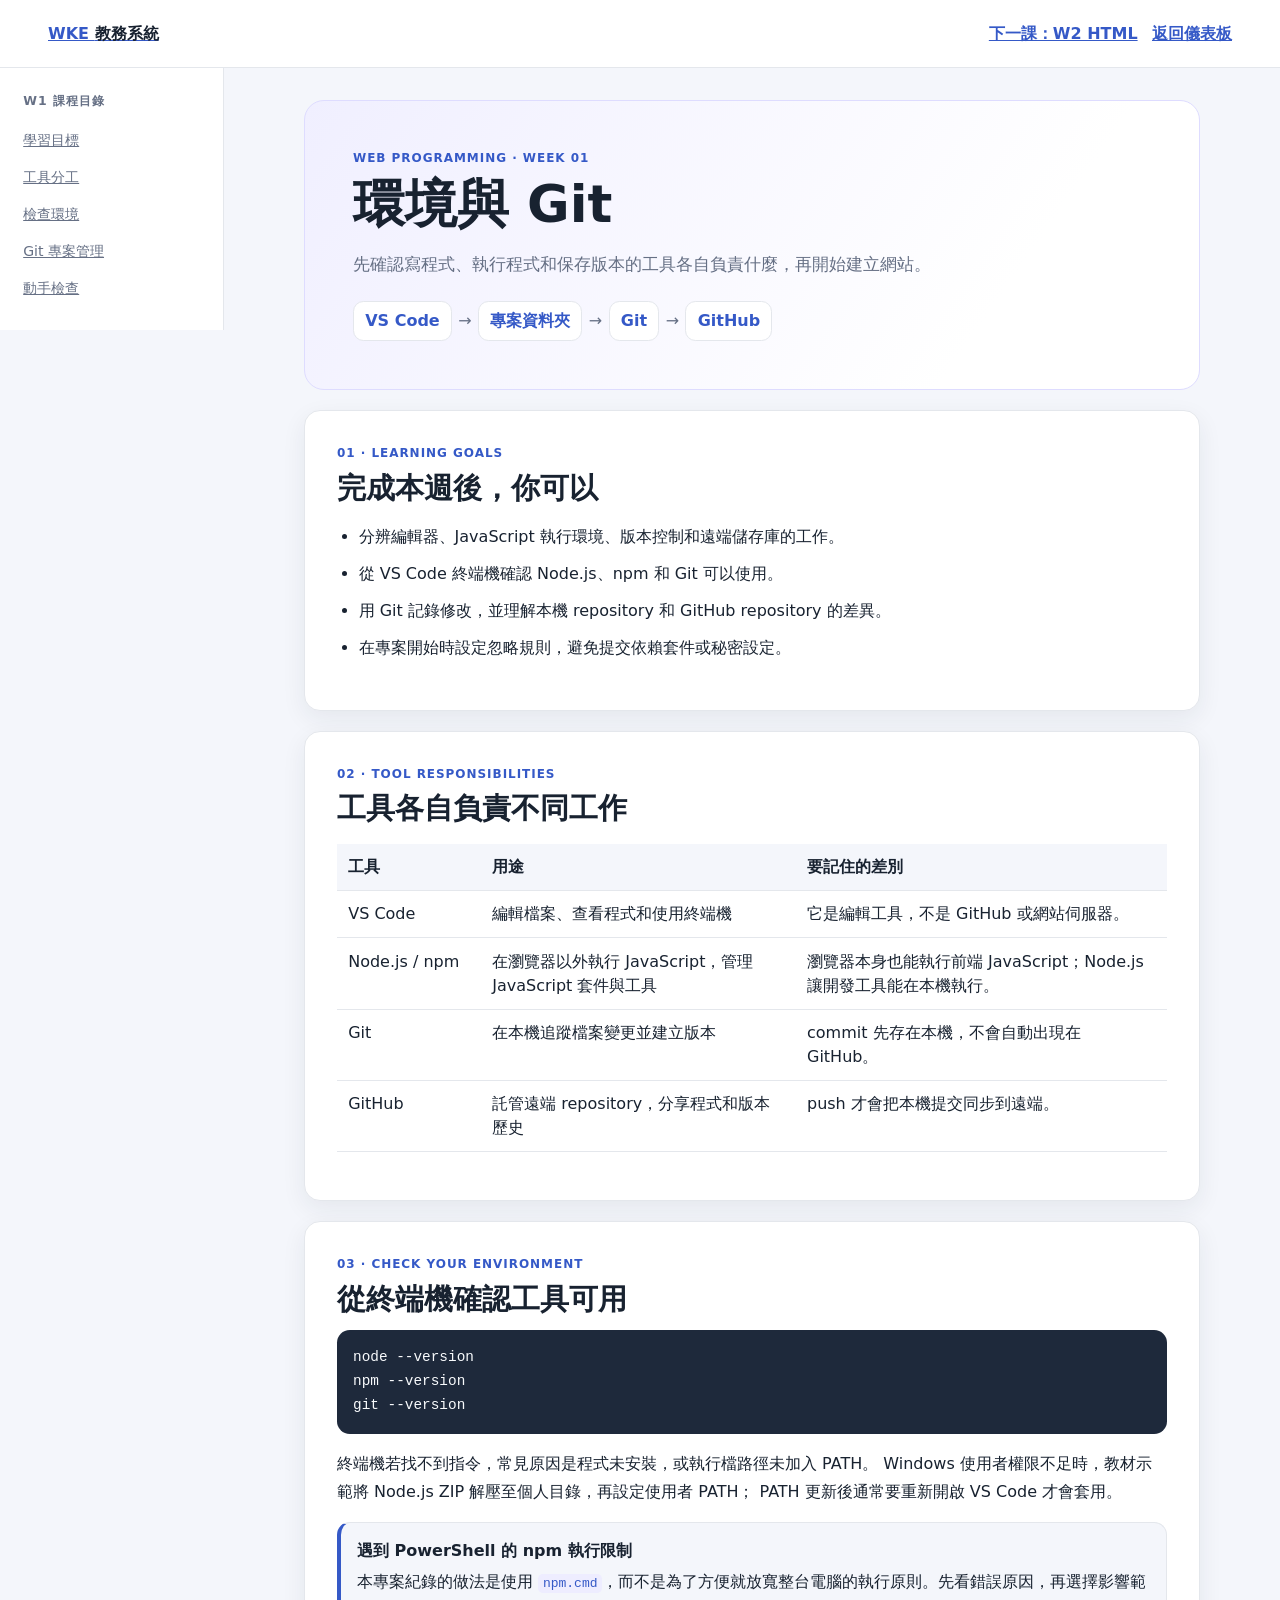
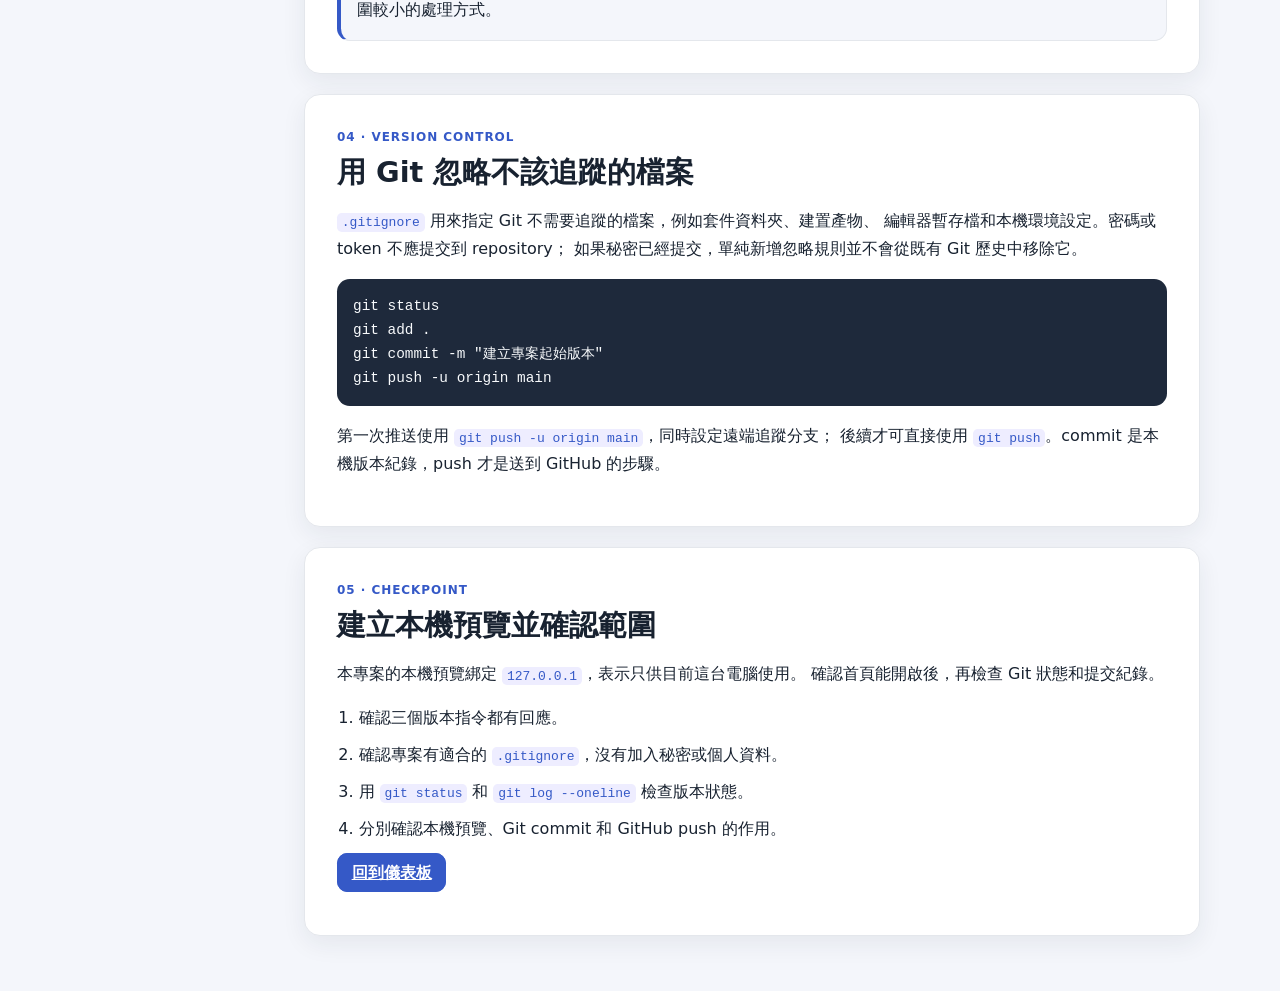
<file: public/w01.html>
<!doctype html>
<html lang="zh-Hant">
  <head>
    <meta charset="utf-8">
    <meta name="viewport" content="width=device-width, initial-scale=1">
    <base href="./">
    <meta
      name="description"
      content="W1 認識 VS Code、Node.js、Git、GitHub 與本機開發環境。"
    >
    <title>W1 環境與 Git</title>
    <link rel="stylesheet" href="css/style.css">
    <link rel="stylesheet" href="css/w05.css">
  </head>
  <body>
    <header class="lesson-topbar">
      <a class="lesson-brand" href="./" aria-label="返回 WKE 教務系統首頁">
        WKE <span>教務系統</span>
      </a>
      <nav class="lesson-page-links" aria-label="課程導覽">
        <a href="w02.html">下一課：W2 HTML</a>
        <a href="./">返回儀表板</a>
      </nav>
    </header>

    <div class="lesson-layout">
      <nav class="lesson-toc" aria-label="W1 課程目錄">
        <p class="lesson-toc-title">W1 課程目錄</p>
        <a href="#goals">學習目標</a>
        <a href="#tools">工具分工</a>
        <a href="#environment">檢查環境</a>
        <a href="#git">Git 專案管理</a>
        <a href="#practice">動手檢查</a>
      </nav>

      <main class="lesson-content">
        <section class="lesson-hero" aria-labelledby="lessonTitle">
          <p class="eyebrow">WEB PROGRAMMING · WEEK 01</p>
          <h1 id="lessonTitle">環境與 Git</h1>
          <p class="lesson-lead">
            先確認寫程式、執行程式和保存版本的工具各自負責什麼，再開始建立網站。
          </p>
          <div class="lesson-hero-flow" aria-label="本週工具流程">
            <span>VS Code</span><span aria-hidden="true">→</span>
            <span>專案資料夾</span><span aria-hidden="true">→</span>
            <span>Git</span><span aria-hidden="true">→</span>
            <span>GitHub</span>
          </div>
        </section>

        <section class="lesson-section" id="goals" aria-labelledby="goalsTitle">
          <p class="eyebrow">01 · LEARNING GOALS</p>
          <h2 id="goalsTitle">完成本週後，你可以</h2>
          <ul class="goal-list">
            <li>分辨編輯器、JavaScript 執行環境、版本控制和遠端儲存庫的工作。</li>
            <li>從 VS Code 終端機確認 Node.js、npm 和 Git 可以使用。</li>
            <li>用 Git 記錄修改，並理解本機 repository 和 GitHub repository 的差異。</li>
            <li>在專案開始時設定忽略規則，避免提交依賴套件或秘密設定。</li>
          </ul>
        </section>

        <section class="lesson-section" id="tools" aria-labelledby="toolsTitle">
          <p class="eyebrow">02 · TOOL RESPONSIBILITIES</p>
          <h2 id="toolsTitle">工具各自負責不同工作</h2>
          <div class="table-wrap">
            <table>
              <thead>
                <tr><th>工具</th><th>用途</th><th>要記住的差別</th></tr>
              </thead>
              <tbody>
                <tr>
                  <td>VS Code</td>
                  <td>編輯檔案、查看程式和使用終端機</td>
                  <td>它是編輯工具，不是 GitHub 或網站伺服器。</td>
                </tr>
                <tr>
                  <td>Node.js / npm</td>
                  <td>在瀏覽器以外執行 JavaScript，管理 JavaScript 套件與工具</td>
                  <td>瀏覽器本身也能執行前端 JavaScript；Node.js 讓開發工具能在本機執行。</td>
                </tr>
                <tr>
                  <td>Git</td>
                  <td>在本機追蹤檔案變更並建立版本</td>
                  <td>commit 先存在本機，不會自動出現在 GitHub。</td>
                </tr>
                <tr>
                  <td>GitHub</td>
                  <td>託管遠端 repository，分享程式和版本歷史</td>
                  <td>push 才會把本機提交同步到遠端。</td>
                </tr>
              </tbody>
            </table>
          </div>
        </section>

        <section class="lesson-section" id="environment" aria-labelledby="environmentTitle">
          <p class="eyebrow">03 · CHECK YOUR ENVIRONMENT</p>
          <h2 id="environmentTitle">從終端機確認工具可用</h2>
          <pre><code>node --version
npm --version
git --version</code></pre>
          <p>
            終端機若找不到指令，常見原因是程式未安裝，或執行檔路徑未加入 PATH。
            Windows 使用者權限不足時，教材示範將 Node.js ZIP 解壓至個人目錄，再設定使用者 PATH；
            PATH 更新後通常要重新開啟 VS Code 才會套用。
          </p>
          <div class="note-panel">
            <strong>遇到 PowerShell 的 npm 執行限制</strong>
            <p>本專案紀錄的做法是使用 <code>npm.cmd</code>，而不是為了方便就放寬整台電腦的執行原則。先看錯誤原因，再選擇影響範圍較小的處理方式。</p>
          </div>
        </section>

        <section class="lesson-section" id="git" aria-labelledby="gitTitle">
          <p class="eyebrow">04 · VERSION CONTROL</p>
          <h2 id="gitTitle">用 Git 忽略不該追蹤的檔案</h2>
          <p>
            <code>.gitignore</code> 用來指定 Git 不需要追蹤的檔案，例如套件資料夾、建置產物、
            編輯器暫存檔和本機環境設定。密碼或 token 不應提交到 repository；
            如果秘密已經提交，單純新增忽略規則並不會從既有 Git 歷史中移除它。
          </p>
          <pre><code>git status
git add .
git commit -m "建立專案起始版本"
git push -u origin main</code></pre>
          <p>
            第一次推送使用 <code>git push -u origin main</code>，同時設定遠端追蹤分支；
            後續才可直接使用 <code>git push</code>。commit 是本機版本紀錄，push 才是送到 GitHub 的步驟。
          </p>
        </section>

        <section class="lesson-section" id="practice" aria-labelledby="practiceTitle">
          <p class="eyebrow">05 · CHECKPOINT</p>
          <h2 id="practiceTitle">建立本機預覽並確認範圍</h2>
          <p>
            本專案的本機預覽綁定 <code>127.0.0.1</code>，表示只供目前這台電腦使用。
            確認首頁能開啟後，再檢查 Git 狀態和提交紀錄。
          </p>
          <ol class="workflow-list">
            <li>確認三個版本指令都有回應。</li>
            <li>確認專案有適合的 <code>.gitignore</code>，沒有加入秘密或個人資料。</li>
            <li>用 <code>git status</code> 和 <code>git log --oneline</code> 檢查版本狀態。</li>
            <li>分別確認本機預覽、Git commit 和 GitHub push 的作用。</li>
          </ol>
          <p class="lesson-action">
            <a class="practice-button" href="./">回到儀表板</a>
          </p>
        </section>
      </main>
    </div>
  </body>
</html>
</file>
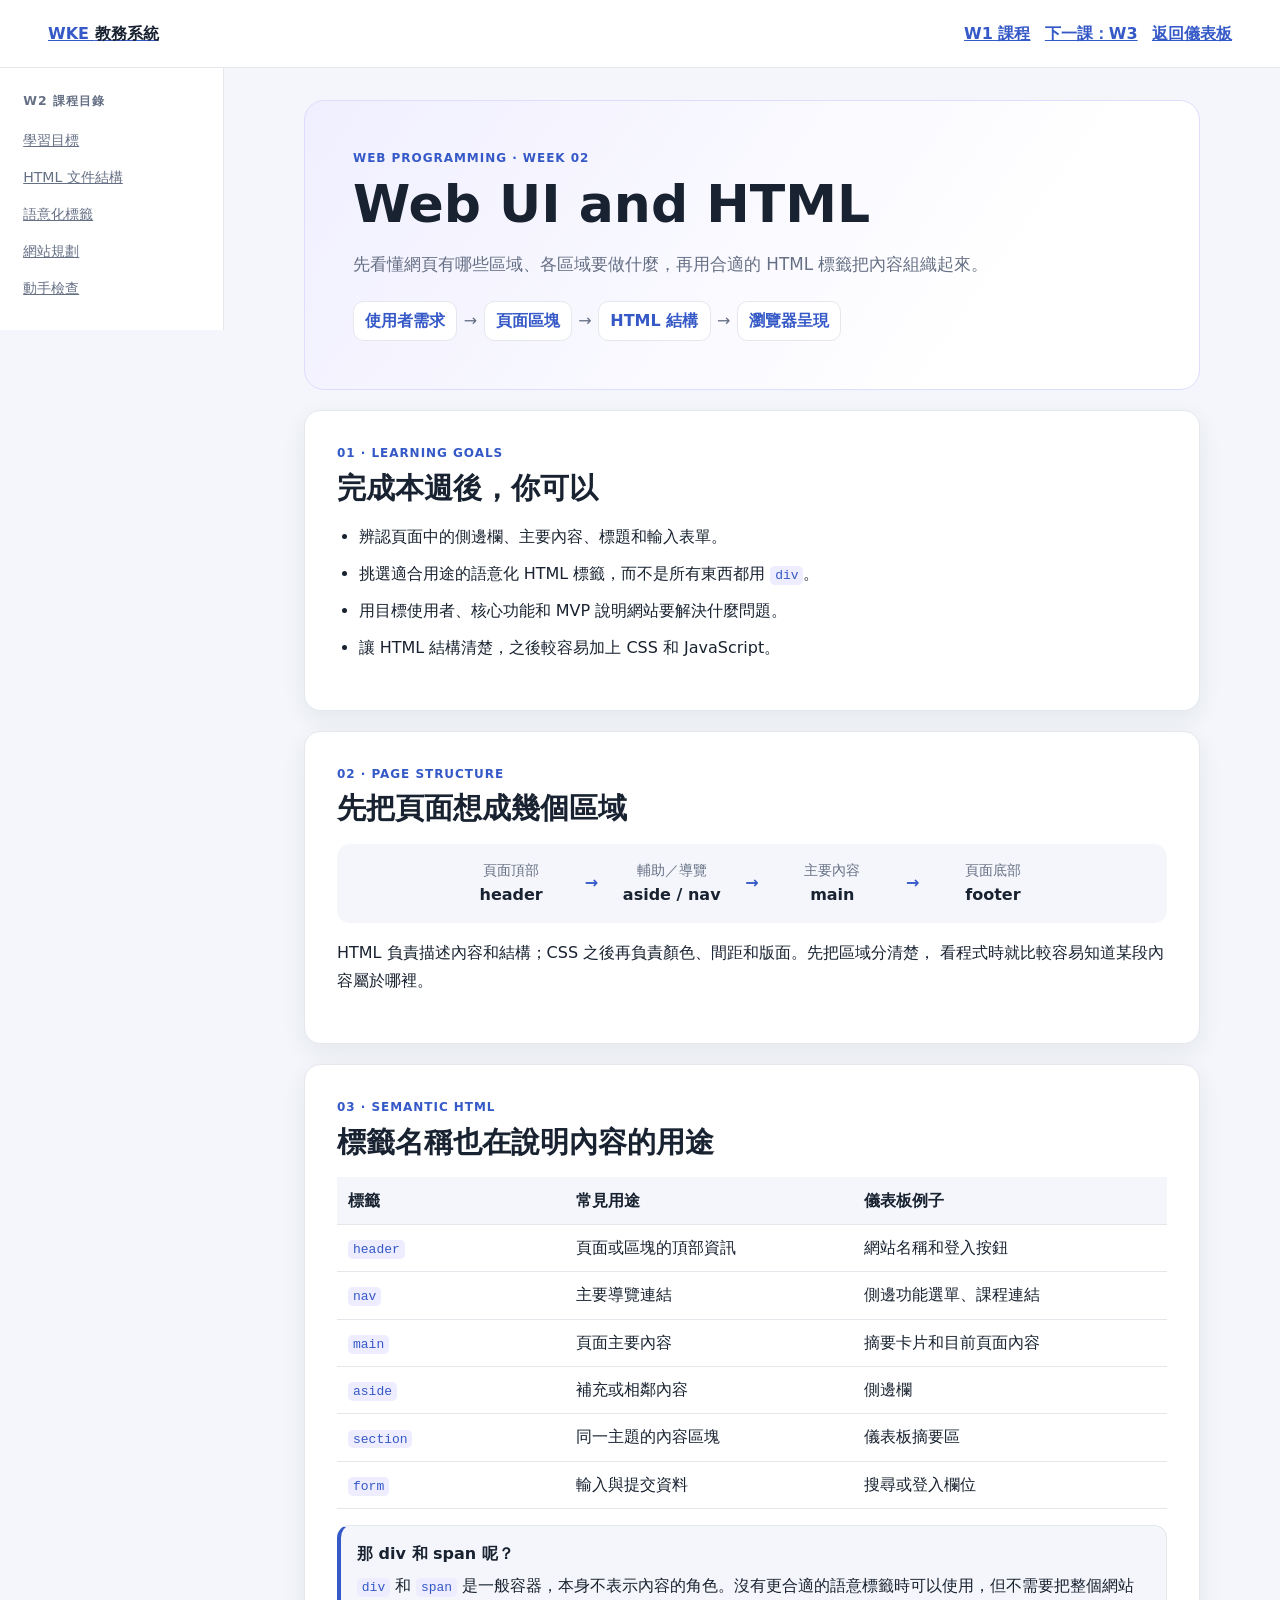
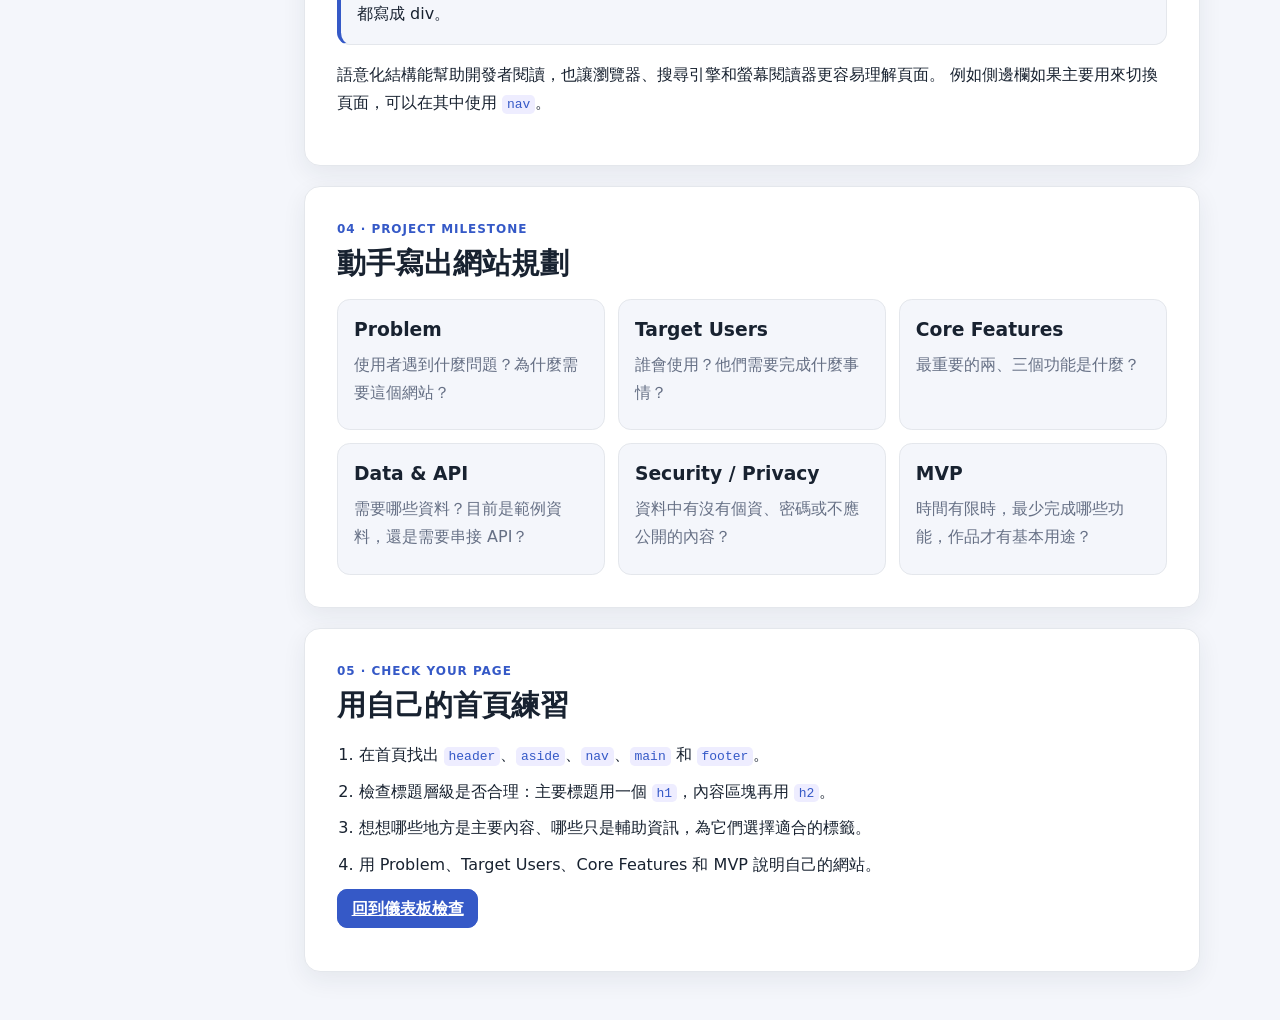
<file: public/w02.html>
<!doctype html>
<html lang="zh-Hant">
  <head>
    <meta charset="utf-8">
    <meta name="viewport" content="width=device-width, initial-scale=1">
    <base href="./">
    <meta
      name="description"
      content="W2 認識 Web UI、HTML 文件結構與語意化標籤，並規劃網站 MVP。"
    >
    <title>W2 Web UI and HTML</title>
    <link rel="stylesheet" href="css/style.css">
    <link rel="stylesheet" href="css/w05.css">
  </head>
  <body>
    <header class="lesson-topbar">
      <a class="lesson-brand" href="./" aria-label="返回 WKE 教務系統首頁">
        WKE <span>教務系統</span>
      </a>
      <nav class="lesson-page-links" aria-label="課程導覽">
        <a href="w01.html">W1 課程</a>
        <a href="w03.html">下一課：W3</a>
        <a href="./">返回儀表板</a>
      </nav>
    </header>

    <div class="lesson-layout">
      <nav class="lesson-toc" aria-label="W2 課程目錄">
        <p class="lesson-toc-title">W2 課程目錄</p>
        <a href="#goals">學習目標</a>
        <a href="#structure">HTML 文件結構</a>
        <a href="#semantic">語意化標籤</a>
        <a href="#project">網站規劃</a>
        <a href="#practice">動手檢查</a>
      </nav>

      <main class="lesson-content">
        <section class="lesson-hero" aria-labelledby="lessonTitle">
          <p class="eyebrow">WEB PROGRAMMING · WEEK 02</p>
          <h1 id="lessonTitle">Web UI and HTML</h1>
          <p class="lesson-lead">
            先看懂網頁有哪些區域、各區域要做什麼，再用合適的 HTML 標籤把內容組織起來。
          </p>
          <div class="lesson-hero-flow" aria-label="本週核心流程">
            <span>使用者需求</span><span aria-hidden="true">→</span>
            <span>頁面區塊</span><span aria-hidden="true">→</span>
            <span>HTML 結構</span><span aria-hidden="true">→</span>
            <span>瀏覽器呈現</span>
          </div>
        </section>

        <section class="lesson-section" id="goals" aria-labelledby="goalsTitle">
          <p class="eyebrow">01 · LEARNING GOALS</p>
          <h2 id="goalsTitle">完成本週後，你可以</h2>
          <ul class="goal-list">
            <li>辨認頁面中的側邊欄、主要內容、標題和輸入表單。</li>
            <li>挑選適合用途的語意化 HTML 標籤，而不是所有東西都用 <code>div</code>。</li>
            <li>用目標使用者、核心功能和 MVP 說明網站要解決什麼問題。</li>
            <li>讓 HTML 結構清楚，之後較容易加上 CSS 和 JavaScript。</li>
          </ul>
        </section>

        <section class="lesson-section" id="structure" aria-labelledby="structureTitle">
          <p class="eyebrow">02 · PAGE STRUCTURE</p>
          <h2 id="structureTitle">先把頁面想成幾個區域</h2>
          <div class="flow-card">
            <div><span class="flow-label">頁面頂部</span><strong>header</strong></div>
            <span class="flow-arrow" aria-hidden="true">→</span>
            <div><span class="flow-label">輔助／導覽</span><strong>aside / nav</strong></div>
            <span class="flow-arrow" aria-hidden="true">→</span>
            <div><span class="flow-label">主要內容</span><strong>main</strong></div>
            <span class="flow-arrow" aria-hidden="true">→</span>
            <div><span class="flow-label">頁面底部</span><strong>footer</strong></div>
          </div>
          <p>
            HTML 負責描述內容和結構；CSS 之後再負責顏色、間距和版面。先把區域分清楚，
            看程式時就比較容易知道某段內容屬於哪裡。
          </p>
        </section>

        <section class="lesson-section" id="semantic" aria-labelledby="semanticTitle">
          <p class="eyebrow">03 · SEMANTIC HTML</p>
          <h2 id="semanticTitle">標籤名稱也在說明內容的用途</h2>
          <div class="table-wrap">
            <table>
              <thead>
                <tr><th>標籤</th><th>常見用途</th><th>儀表板例子</th></tr>
              </thead>
              <tbody>
                <tr><td><code>header</code></td><td>頁面或區塊的頂部資訊</td><td>網站名稱和登入按鈕</td></tr>
                <tr><td><code>nav</code></td><td>主要導覽連結</td><td>側邊功能選單、課程連結</td></tr>
                <tr><td><code>main</code></td><td>頁面主要內容</td><td>摘要卡片和目前頁面內容</td></tr>
                <tr><td><code>aside</code></td><td>補充或相鄰內容</td><td>側邊欄</td></tr>
                <tr><td><code>section</code></td><td>同一主題的內容區塊</td><td>儀表板摘要區</td></tr>
                <tr><td><code>form</code></td><td>輸入與提交資料</td><td>搜尋或登入欄位</td></tr>
              </tbody>
            </table>
          </div>
          <div class="note-panel">
            <strong>那 div 和 span 呢？</strong>
            <p><code>div</code> 和 <code>span</code> 是一般容器，本身不表示內容的角色。沒有更合適的語意標籤時可以使用，但不需要把整個網站都寫成 div。</p>
          </div>
          <p>
            語意化結構能幫助開發者閱讀，也讓瀏覽器、搜尋引擎和螢幕閱讀器更容易理解頁面。
            例如側邊欄如果主要用來切換頁面，可以在其中使用 <code>nav</code>。
          </p>
        </section>

        <section class="lesson-section" id="project" aria-labelledby="projectTitle">
          <p class="eyebrow">04 · PROJECT MILESTONE</p>
          <h2 id="projectTitle">動手寫出網站規劃</h2>
          <div class="role-grid">
            <article class="role-card">
              <h3>Problem</h3>
              <p>使用者遇到什麼問題？為什麼需要這個網站？</p>
            </article>
            <article class="role-card">
              <h3>Target Users</h3>
              <p>誰會使用？他們需要完成什麼事情？</p>
            </article>
            <article class="role-card">
              <h3>Core Features</h3>
              <p>最重要的兩、三個功能是什麼？</p>
            </article>
            <article class="role-card">
              <h3>Data &amp; API</h3>
              <p>需要哪些資料？目前是範例資料，還是需要串接 API？</p>
            </article>
            <article class="role-card">
              <h3>Security / Privacy</h3>
              <p>資料中有沒有個資、密碼或不應公開的內容？</p>
            </article>
            <article class="role-card">
              <h3>MVP</h3>
              <p>時間有限時，最少完成哪些功能，作品才有基本用途？</p>
            </article>
          </div>
        </section>

        <section class="lesson-section" id="practice" aria-labelledby="practiceTitle">
          <p class="eyebrow">05 · CHECK YOUR PAGE</p>
          <h2 id="practiceTitle">用自己的首頁練習</h2>
          <ol class="workflow-list">
            <li>在首頁找出 <code>header</code>、<code>aside</code>、<code>nav</code>、<code>main</code> 和 <code>footer</code>。</li>
            <li>檢查標題層級是否合理：主要標題用一個 <code>h1</code>，內容區塊再用 <code>h2</code>。</li>
            <li>想想哪些地方是主要內容、哪些只是輔助資訊，為它們選擇適合的標籤。</li>
            <li>用 Problem、Target Users、Core Features 和 MVP 說明自己的網站。</li>
          </ol>
          <p class="lesson-action">
            <a class="practice-button" href="./">回到儀表板檢查</a>
          </p>
        </section>
      </main>
    </div>
  </body>
</html>
</file>
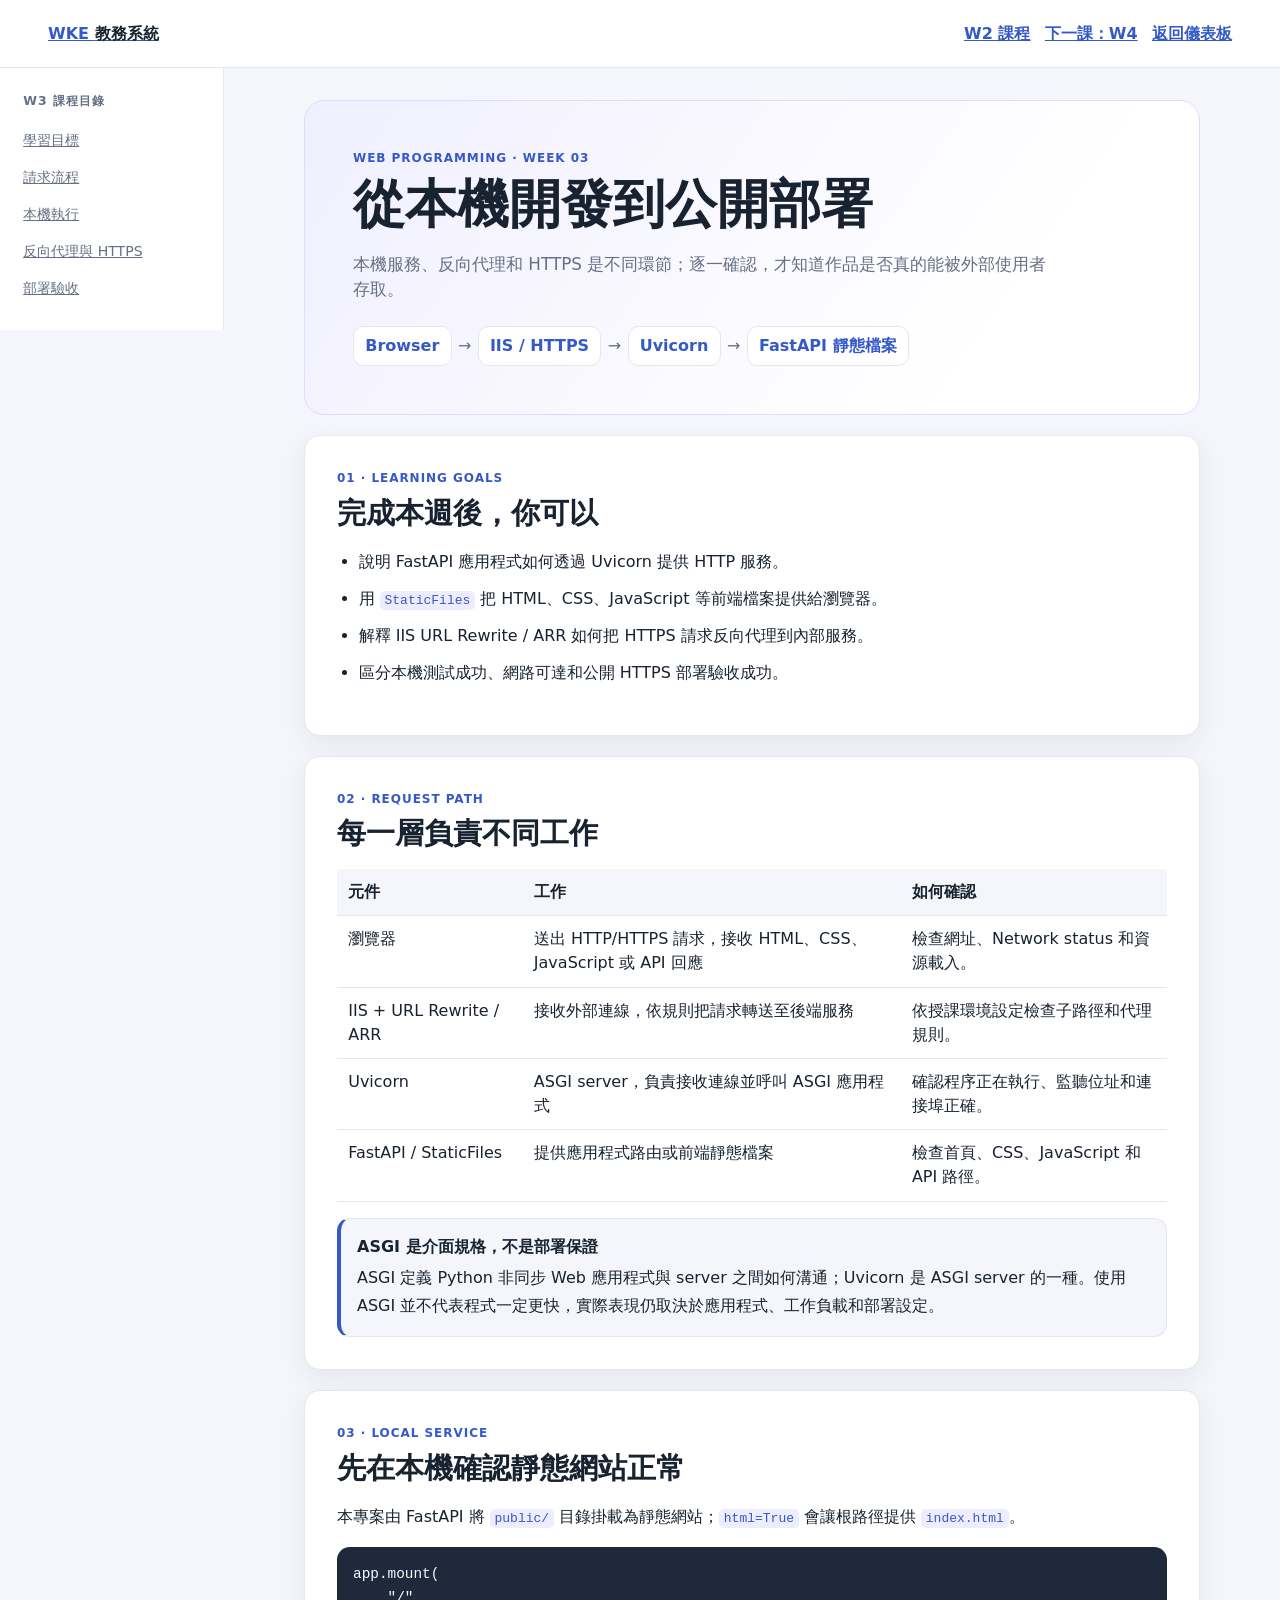
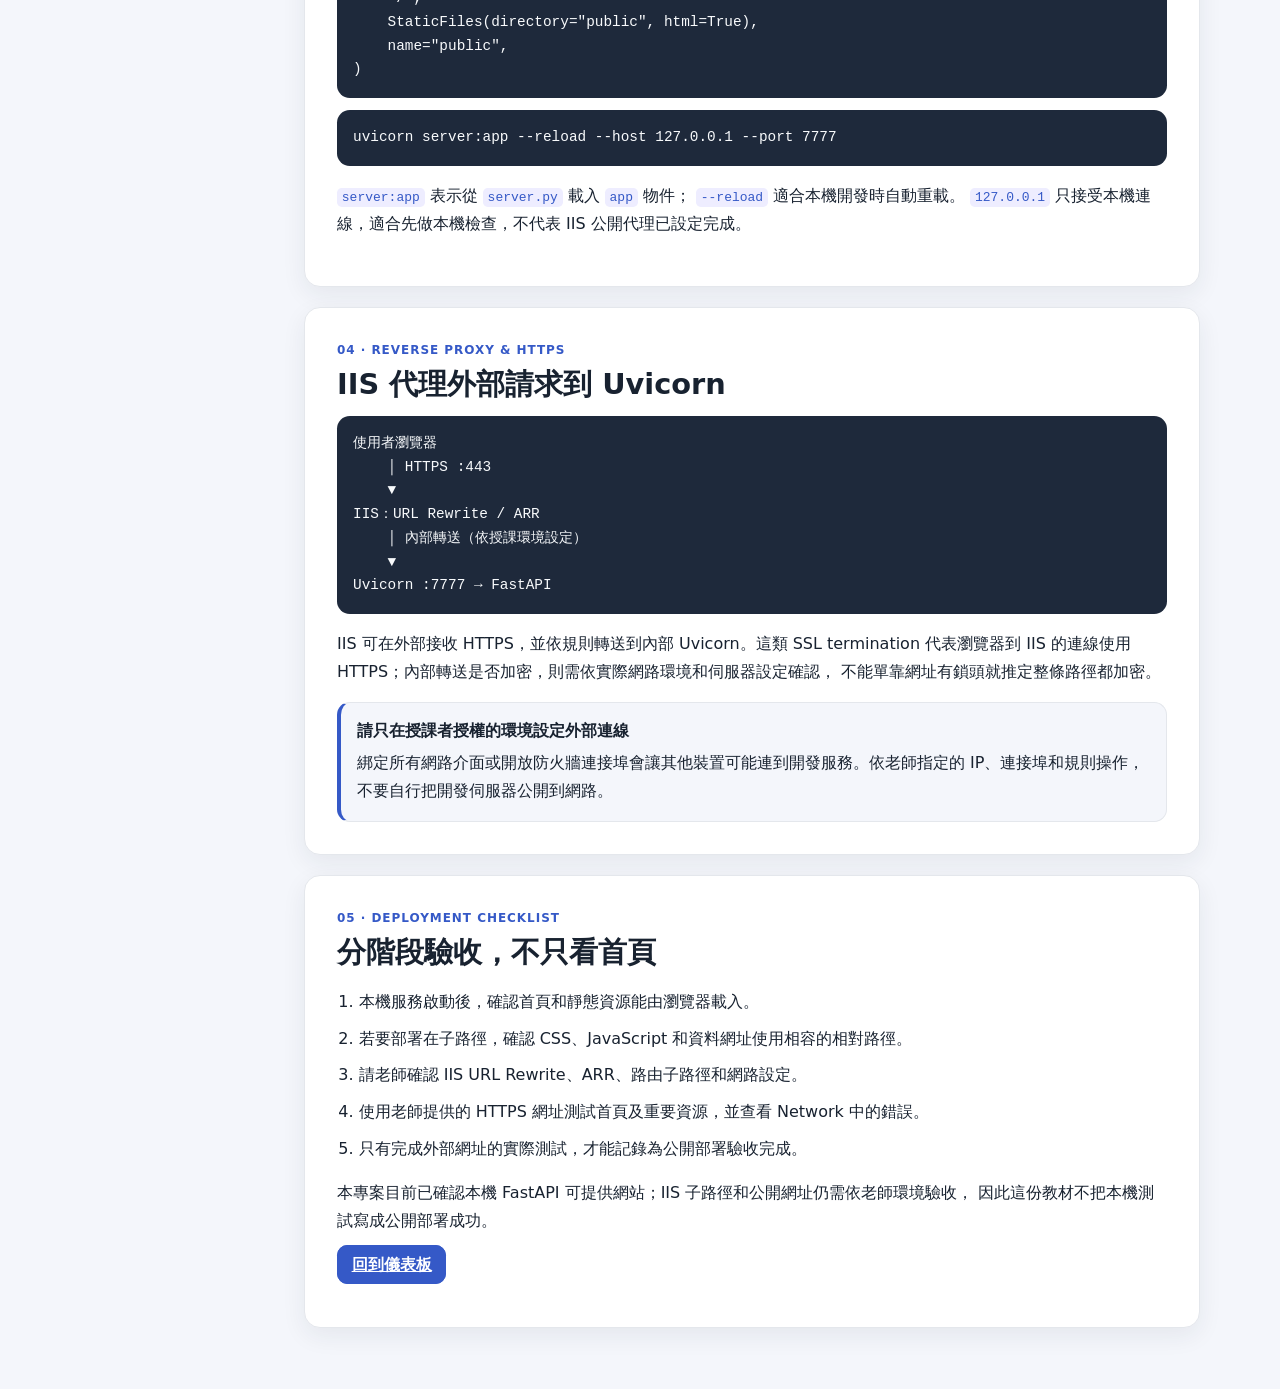
<file: public/w03.html>
<!doctype html>
<html lang="zh-Hant">
  <head>
    <meta charset="utf-8">
    <meta name="viewport" content="width=device-width, initial-scale=1">
    <base href="./">
    <meta
      name="description"
      content="W3 認識 ASGI、Uvicorn、FastAPI 靜態檔案服務與 IIS 反向代理部署流程。"
    >
    <title>W3 從本機開發到公開部署</title>
    <link rel="stylesheet" href="css/style.css">
    <link rel="stylesheet" href="css/w05.css">
  </head>
  <body>
    <header class="lesson-topbar">
      <a class="lesson-brand" href="./" aria-label="返回 WKE 教務系統首頁">
        WKE <span>教務系統</span>
      </a>
      <nav class="lesson-page-links" aria-label="課程導覽">
        <a href="w02.html">W2 課程</a>
        <a href="w04.html">下一課：W4</a>
        <a href="./">返回儀表板</a>
      </nav>
    </header>

    <div class="lesson-layout">
      <nav class="lesson-toc" aria-label="W3 課程目錄">
        <p class="lesson-toc-title">W3 課程目錄</p>
        <a href="#goals">學習目標</a>
        <a href="#flow">請求流程</a>
        <a href="#local">本機執行</a>
        <a href="#proxy">反向代理與 HTTPS</a>
        <a href="#verify">部署驗收</a>
      </nav>

      <main class="lesson-content">
        <section class="lesson-hero" aria-labelledby="lessonTitle">
          <p class="eyebrow">WEB PROGRAMMING · WEEK 03</p>
          <h1 id="lessonTitle">從本機開發到公開部署</h1>
          <p class="lesson-lead">
            本機服務、反向代理和 HTTPS 是不同環節；逐一確認，才知道作品是否真的能被外部使用者存取。
          </p>
          <div class="lesson-hero-flow" aria-label="本週部署流程">
            <span>Browser</span><span aria-hidden="true">→</span>
            <span>IIS / HTTPS</span><span aria-hidden="true">→</span>
            <span>Uvicorn</span><span aria-hidden="true">→</span>
            <span>FastAPI 靜態檔案</span>
          </div>
        </section>

        <section class="lesson-section" id="goals" aria-labelledby="goalsTitle">
          <p class="eyebrow">01 · LEARNING GOALS</p>
          <h2 id="goalsTitle">完成本週後，你可以</h2>
          <ul class="goal-list">
            <li>說明 FastAPI 應用程式如何透過 Uvicorn 提供 HTTP 服務。</li>
            <li>用 <code>StaticFiles</code> 把 HTML、CSS、JavaScript 等前端檔案提供給瀏覽器。</li>
            <li>解釋 IIS URL Rewrite / ARR 如何把 HTTPS 請求反向代理到內部服務。</li>
            <li>區分本機測試成功、網路可達和公開 HTTPS 部署驗收成功。</li>
          </ul>
        </section>

        <section class="lesson-section" id="flow" aria-labelledby="flowTitle">
          <p class="eyebrow">02 · REQUEST PATH</p>
          <h2 id="flowTitle">每一層負責不同工作</h2>
          <div class="table-wrap">
            <table>
              <thead>
                <tr><th>元件</th><th>工作</th><th>如何確認</th></tr>
              </thead>
              <tbody>
                <tr>
                  <td>瀏覽器</td>
                  <td>送出 HTTP/HTTPS 請求，接收 HTML、CSS、JavaScript 或 API 回應</td>
                  <td>檢查網址、Network status 和資源載入。</td>
                </tr>
                <tr>
                  <td>IIS + URL Rewrite / ARR</td>
                  <td>接收外部連線，依規則把請求轉送至後端服務</td>
                  <td>依授課環境設定檢查子路徑和代理規則。</td>
                </tr>
                <tr>
                  <td>Uvicorn</td>
                  <td>ASGI server，負責接收連線並呼叫 ASGI 應用程式</td>
                  <td>確認程序正在執行、監聽位址和連接埠正確。</td>
                </tr>
                <tr>
                  <td>FastAPI / StaticFiles</td>
                  <td>提供應用程式路由或前端靜態檔案</td>
                  <td>檢查首頁、CSS、JavaScript 和 API 路徑。</td>
                </tr>
              </tbody>
            </table>
          </div>
          <div class="note-panel">
            <strong>ASGI 是介面規格，不是部署保證</strong>
            <p>ASGI 定義 Python 非同步 Web 應用程式與 server 之間如何溝通；Uvicorn 是 ASGI server 的一種。使用 ASGI 並不代表程式一定更快，實際表現仍取決於應用程式、工作負載和部署設定。</p>
          </div>
        </section>

        <section class="lesson-section" id="local" aria-labelledby="localTitle">
          <p class="eyebrow">03 · LOCAL SERVICE</p>
          <h2 id="localTitle">先在本機確認靜態網站正常</h2>
          <p>本專案由 FastAPI 將 <code>public/</code> 目錄掛載為靜態網站；<code>html=True</code> 會讓根路徑提供 <code>index.html</code>。</p>
          <pre><code>app.mount(
    "/",
    StaticFiles(directory="public", html=True),
    name="public",
)</code></pre>
          <pre><code>uvicorn server:app --reload --host 127.0.0.1 --port 7777</code></pre>
          <p>
            <code>server:app</code> 表示從 <code>server.py</code> 載入 <code>app</code> 物件；
            <code>--reload</code> 適合本機開發時自動重載。
            <code>127.0.0.1</code> 只接受本機連線，適合先做本機檢查，不代表 IIS 公開代理已設定完成。
          </p>
        </section>

        <section class="lesson-section" id="proxy" aria-labelledby="proxyTitle">
          <p class="eyebrow">04 · REVERSE PROXY &amp; HTTPS</p>
          <h2 id="proxyTitle">IIS 代理外部請求到 Uvicorn</h2>
          <pre><code>使用者瀏覽器
    │ HTTPS :443
    ▼
IIS：URL Rewrite / ARR
    │ 內部轉送（依授課環境設定）
    ▼
Uvicorn :7777 → FastAPI</code></pre>
          <p>
            IIS 可在外部接收 HTTPS，並依規則轉送到內部 Uvicorn。這類 SSL termination
            代表瀏覽器到 IIS 的連線使用 HTTPS；內部轉送是否加密，則需依實際網路環境和伺服器設定確認，
            不能單靠網址有鎖頭就推定整條路徑都加密。
          </p>
          <div class="note-panel">
            <strong>請只在授課者授權的環境設定外部連線</strong>
            <p>綁定所有網路介面或開放防火牆連接埠會讓其他裝置可能連到開發服務。依老師指定的 IP、連接埠和規則操作，不要自行把開發伺服器公開到網路。</p>
          </div>
        </section>

        <section class="lesson-section" id="verify" aria-labelledby="verifyTitle">
          <p class="eyebrow">05 · DEPLOYMENT CHECKLIST</p>
          <h2 id="verifyTitle">分階段驗收，不只看首頁</h2>
          <ol class="workflow-list">
            <li>本機服務啟動後，確認首頁和靜態資源能由瀏覽器載入。</li>
            <li>若要部署在子路徑，確認 CSS、JavaScript 和資料網址使用相容的相對路徑。</li>
            <li>請老師確認 IIS URL Rewrite、ARR、路由子路徑和網路設定。</li>
            <li>使用老師提供的 HTTPS 網址測試首頁及重要資源，並查看 Network 中的錯誤。</li>
            <li>只有完成外部網址的實際測試，才能記錄為公開部署驗收完成。</li>
          </ol>
          <p>
            本專案目前已確認本機 FastAPI 可提供網站；IIS 子路徑和公開網址仍需依老師環境驗收，
            因此這份教材不把本機測試寫成公開部署成功。
          </p>
          <p class="lesson-action">
            <a class="practice-button" href="./">回到儀表板</a>
          </p>
        </section>
      </main>
    </div>
  </body>
</html>
</file>
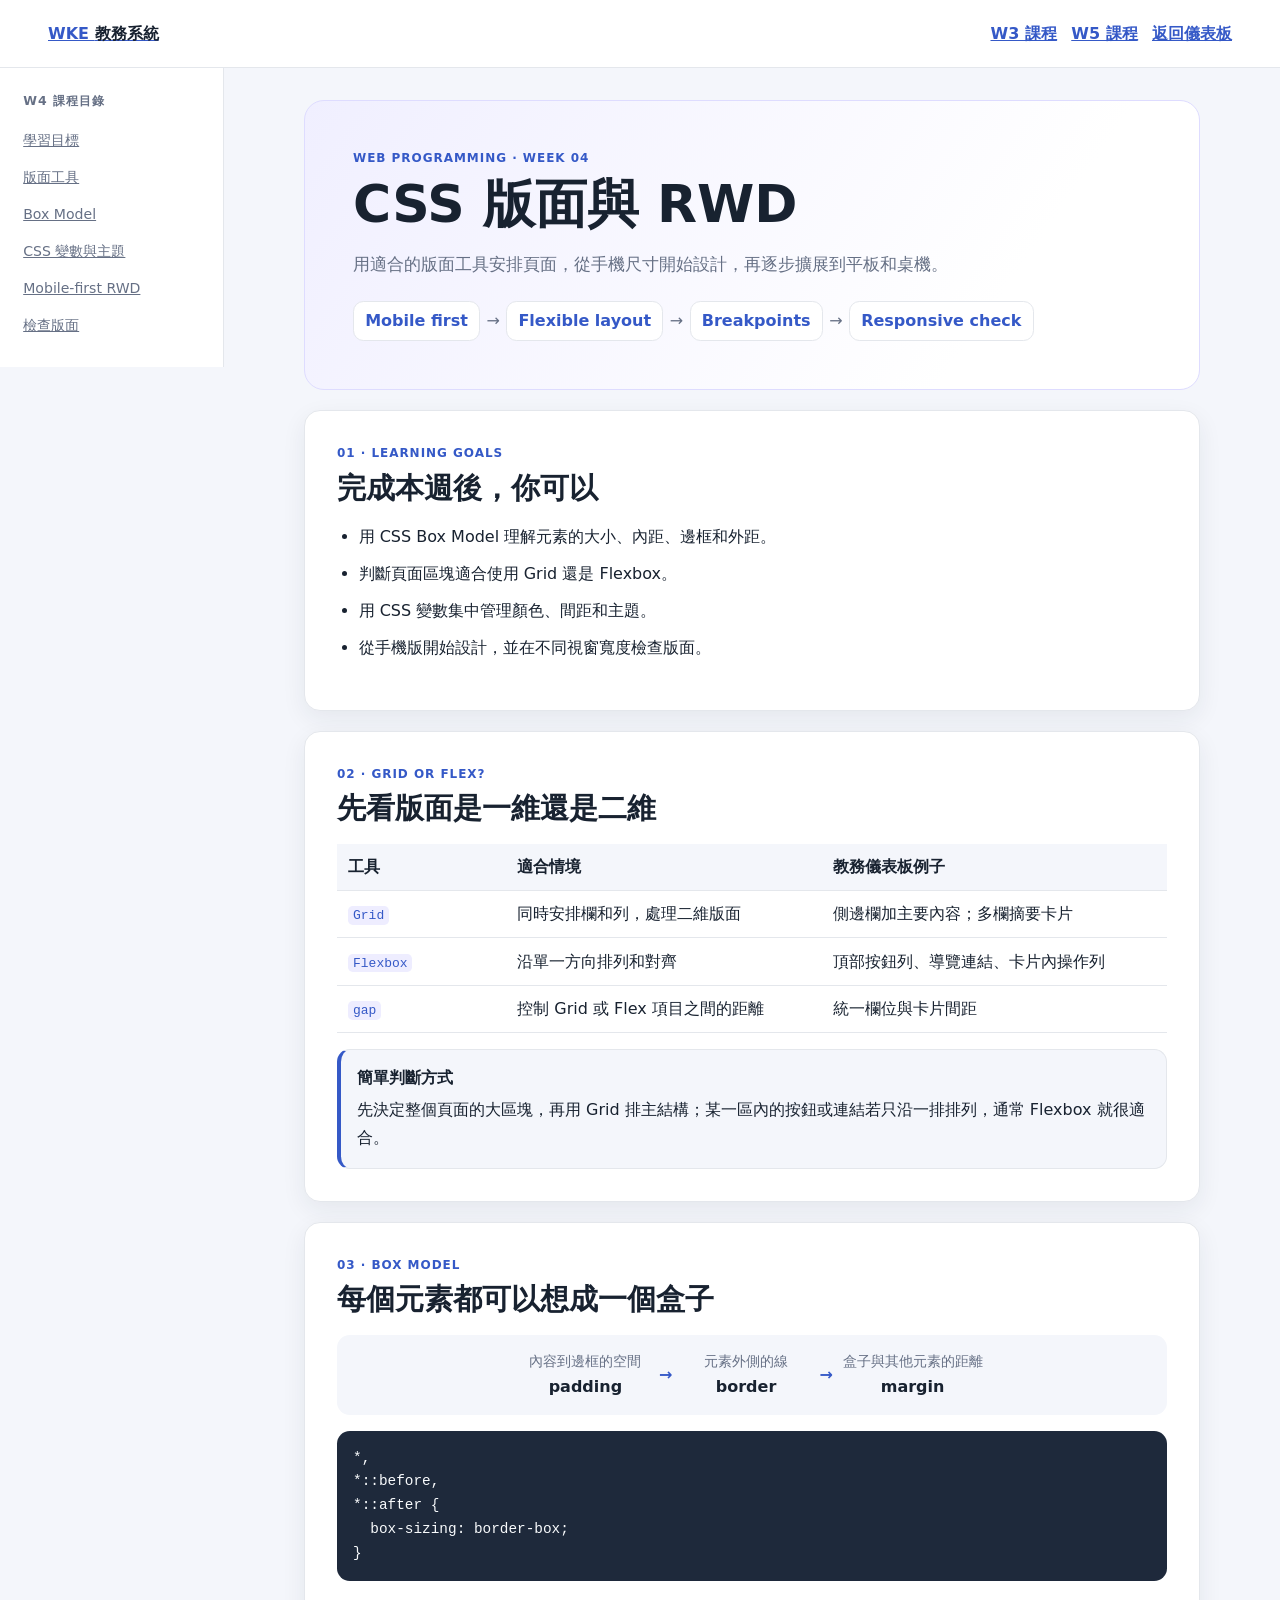
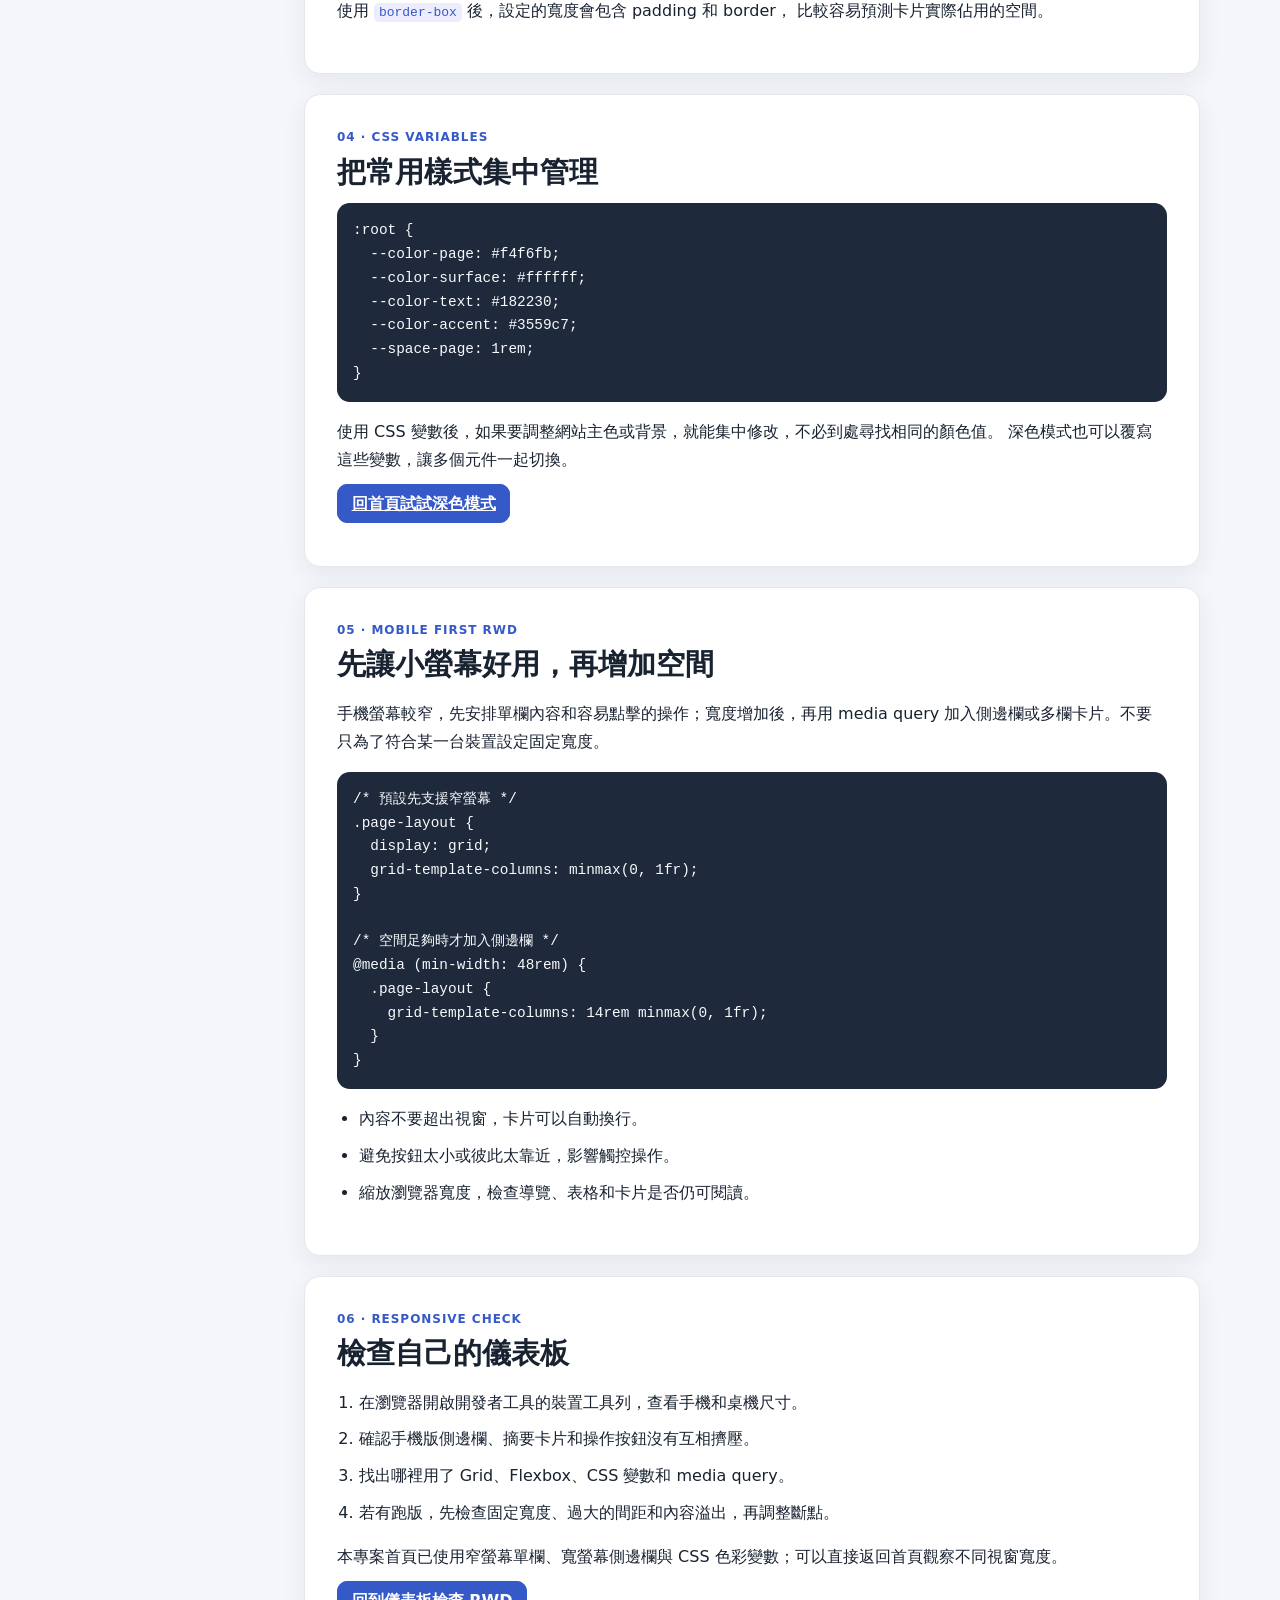
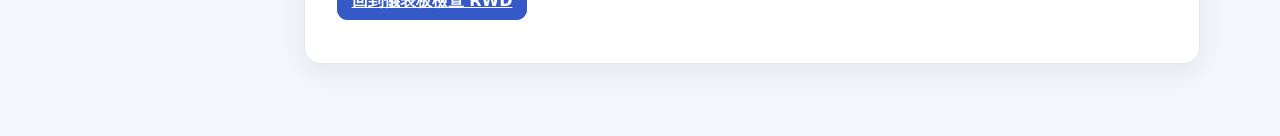
<file: public/w04.html>
<!doctype html>
<html lang="zh-Hant">
  <head>
    <meta charset="utf-8">
    <meta name="viewport" content="width=device-width, initial-scale=1">
    <base href="./">
    <meta
      name="description"
      content="W4 學習 CSS Box Model、Flexbox、Grid、設計變數與 Mobile-first RWD。"
    >
    <title>W4 CSS 版面與 RWD</title>
    <link rel="stylesheet" href="css/style.css">
    <link rel="stylesheet" href="css/w05.css">
  </head>
  <body>
    <header class="lesson-topbar">
      <a class="lesson-brand" href="./" aria-label="返回 WKE 教務系統首頁">
        WKE <span>教務系統</span>
      </a>
      <nav class="lesson-page-links" aria-label="課程導覽">
        <a href="w03.html">W3 課程</a>
        <a href="w05.html">W5 課程</a>
        <a href="./">返回儀表板</a>
      </nav>
    </header>

    <div class="lesson-layout">
      <nav class="lesson-toc" aria-label="W4 課程目錄">
        <p class="lesson-toc-title">W4 課程目錄</p>
        <a href="#goals">學習目標</a>
        <a href="#layout">版面工具</a>
        <a href="#box-model">Box Model</a>
        <a href="#design-system">CSS 變數與主題</a>
        <a href="#responsive">Mobile-first RWD</a>
        <a href="#practice">檢查版面</a>
      </nav>

      <main class="lesson-content">
        <section class="lesson-hero" aria-labelledby="lessonTitle">
          <p class="eyebrow">WEB PROGRAMMING · WEEK 04</p>
          <h1 id="lessonTitle">CSS 版面與 RWD</h1>
          <p class="lesson-lead">
            用適合的版面工具安排頁面，從手機尺寸開始設計，再逐步擴展到平板和桌機。
          </p>
          <div class="lesson-hero-flow" aria-label="本週核心流程">
            <span>Mobile first</span><span aria-hidden="true">→</span>
            <span>Flexible layout</span><span aria-hidden="true">→</span>
            <span>Breakpoints</span><span aria-hidden="true">→</span>
            <span>Responsive check</span>
          </div>
        </section>

        <section class="lesson-section" id="goals" aria-labelledby="goalsTitle">
          <p class="eyebrow">01 · LEARNING GOALS</p>
          <h2 id="goalsTitle">完成本週後，你可以</h2>
          <ul class="goal-list">
            <li>用 CSS Box Model 理解元素的大小、內距、邊框和外距。</li>
            <li>判斷頁面區塊適合使用 Grid 還是 Flexbox。</li>
            <li>用 CSS 變數集中管理顏色、間距和主題。</li>
            <li>從手機版開始設計，並在不同視窗寬度檢查版面。</li>
          </ul>
        </section>

        <section class="lesson-section" id="layout" aria-labelledby="layoutTitle">
          <p class="eyebrow">02 · GRID OR FLEX?</p>
          <h2 id="layoutTitle">先看版面是一維還是二維</h2>
          <div class="table-wrap">
            <table>
              <thead>
                <tr><th>工具</th><th>適合情境</th><th>教務儀表板例子</th></tr>
              </thead>
              <tbody>
                <tr>
                  <td><code>Grid</code></td>
                  <td>同時安排欄和列，處理二維版面</td>
                  <td>側邊欄加主要內容；多欄摘要卡片</td>
                </tr>
                <tr>
                  <td><code>Flexbox</code></td>
                  <td>沿單一方向排列和對齊</td>
                  <td>頂部按鈕列、導覽連結、卡片內操作列</td>
                </tr>
                <tr>
                  <td><code>gap</code></td>
                  <td>控制 Grid 或 Flex 項目之間的距離</td>
                  <td>統一欄位與卡片間距</td>
                </tr>
              </tbody>
            </table>
          </div>
          <div class="note-panel">
            <strong>簡單判斷方式</strong>
            <p>先決定整個頁面的大區塊，再用 Grid 排主結構；某一區內的按鈕或連結若只沿一排排列，通常 Flexbox 就很適合。</p>
          </div>
        </section>

        <section class="lesson-section" id="box-model" aria-labelledby="boxModelTitle">
          <p class="eyebrow">03 · BOX MODEL</p>
          <h2 id="boxModelTitle">每個元素都可以想成一個盒子</h2>
          <div class="flow-card">
            <div><span class="flow-label">內容到邊框的空間</span><strong>padding</strong></div>
            <span class="flow-arrow" aria-hidden="true">→</span>
            <div><span class="flow-label">元素外側的線</span><strong>border</strong></div>
            <span class="flow-arrow" aria-hidden="true">→</span>
            <div><span class="flow-label">盒子與其他元素的距離</span><strong>margin</strong></div>
          </div>
          <pre><code>*,
*::before,
*::after {
  box-sizing: border-box;
}</code></pre>
          <p>
            使用 <code>border-box</code> 後，設定的寬度會包含 padding 和 border，
            比較容易預測卡片實際佔用的空間。
          </p>
        </section>

        <section class="lesson-section" id="design-system" aria-labelledby="designSystemTitle">
          <p class="eyebrow">04 · CSS VARIABLES</p>
          <h2 id="designSystemTitle">把常用樣式集中管理</h2>
          <pre><code>:root {
  --color-page: #f4f6fb;
  --color-surface: #ffffff;
  --color-text: #182230;
  --color-accent: #3559c7;
  --space-page: 1rem;
}</code></pre>
          <p>
            使用 CSS 變數後，如果要調整網站主色或背景，就能集中修改，不必到處尋找相同的顏色值。
            深色模式也可以覆寫這些變數，讓多個元件一起切換。
          </p>
          <p class="lesson-action">
            <a class="practice-button" href="./">回首頁試試深色模式</a>
          </p>
        </section>

        <section class="lesson-section" id="responsive" aria-labelledby="responsiveTitle">
          <p class="eyebrow">05 · MOBILE FIRST RWD</p>
          <h2 id="responsiveTitle">先讓小螢幕好用，再增加空間</h2>
          <p>
            手機螢幕較窄，先安排單欄內容和容易點擊的操作；寬度增加後，再用 media query
            加入側邊欄或多欄卡片。不要只為了符合某一台裝置設定固定寬度。
          </p>
          <pre><code>/* 預設先支援窄螢幕 */
.page-layout {
  display: grid;
  grid-template-columns: minmax(0, 1fr);
}

/* 空間足夠時才加入側邊欄 */
@media (min-width: 48rem) {
  .page-layout {
    grid-template-columns: 14rem minmax(0, 1fr);
  }
}</code></pre>
          <ul class="goal-list">
            <li>內容不要超出視窗，卡片可以自動換行。</li>
            <li>避免按鈕太小或彼此太靠近，影響觸控操作。</li>
            <li>縮放瀏覽器寬度，檢查導覽、表格和卡片是否仍可閱讀。</li>
          </ul>
        </section>

        <section class="lesson-section" id="practice" aria-labelledby="practiceTitle">
          <p class="eyebrow">06 · RESPONSIVE CHECK</p>
          <h2 id="practiceTitle">檢查自己的儀表板</h2>
          <ol class="workflow-list">
            <li>在瀏覽器開啟開發者工具的裝置工具列，查看手機和桌機尺寸。</li>
            <li>確認手機版側邊欄、摘要卡片和操作按鈕沒有互相擠壓。</li>
            <li>找出哪裡用了 Grid、Flexbox、CSS 變數和 media query。</li>
            <li>若有跑版，先檢查固定寬度、過大的間距和內容溢出，再調整斷點。</li>
          </ol>
          <p>
            本專案首頁已使用窄螢幕單欄、寬螢幕側邊欄與 CSS 色彩變數；可以直接返回首頁觀察不同視窗寬度。
          </p>
          <p class="lesson-action">
            <a class="practice-button" href="./">回到儀表板檢查 RWD</a>
          </p>
        </section>
      </main>
    </div>
  </body>
</html>
</file>
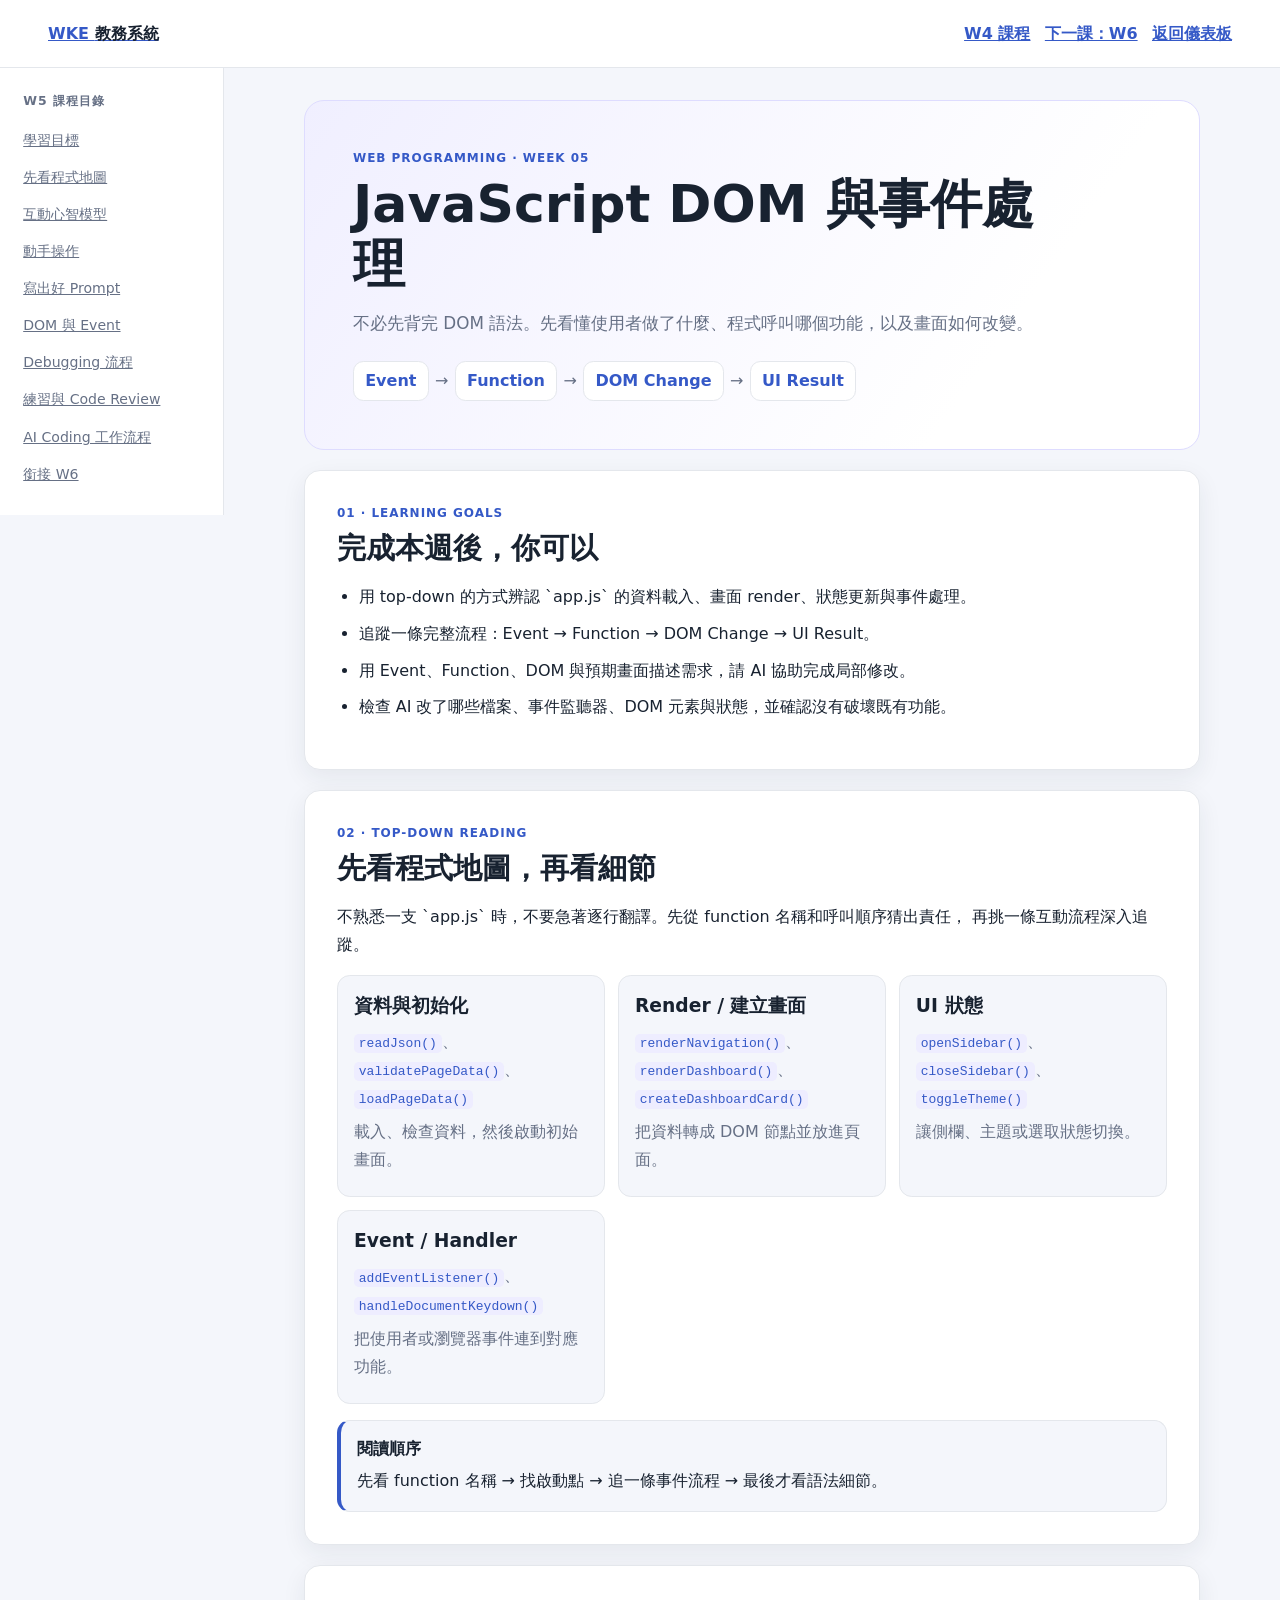
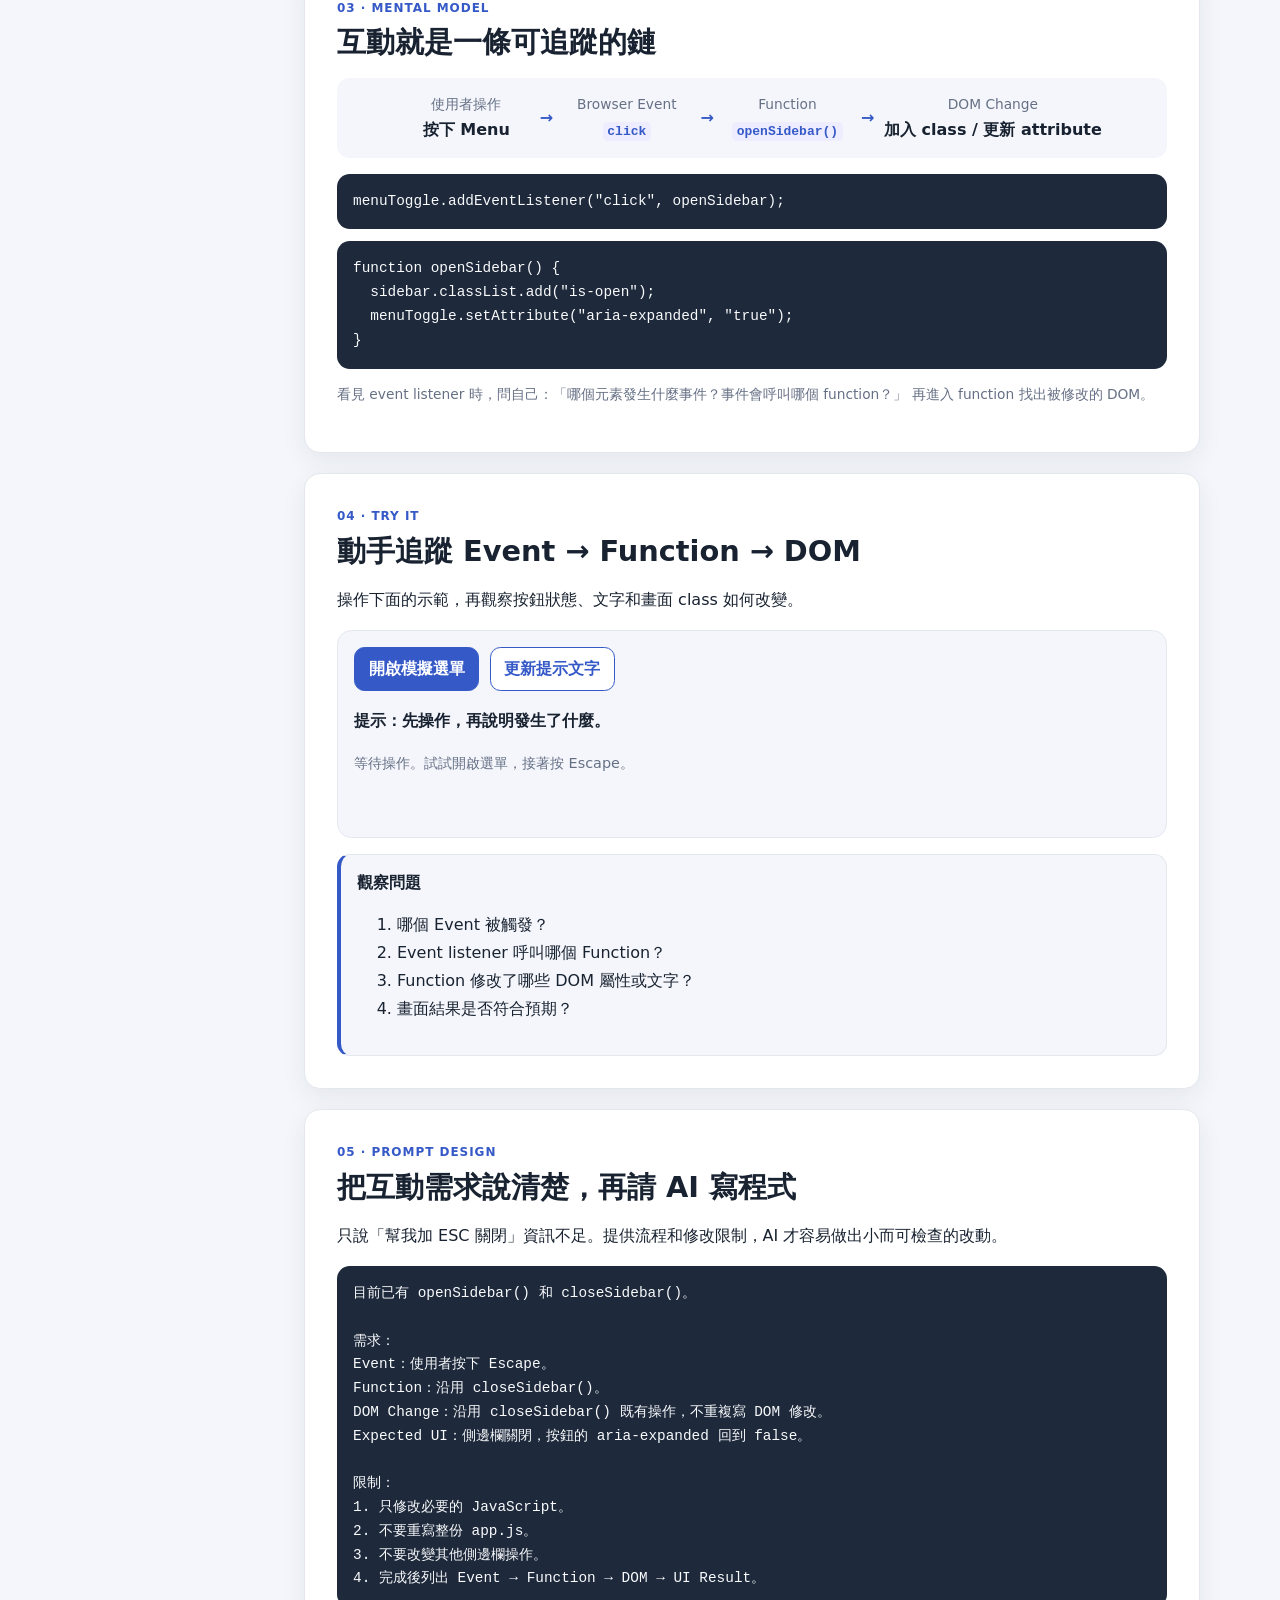
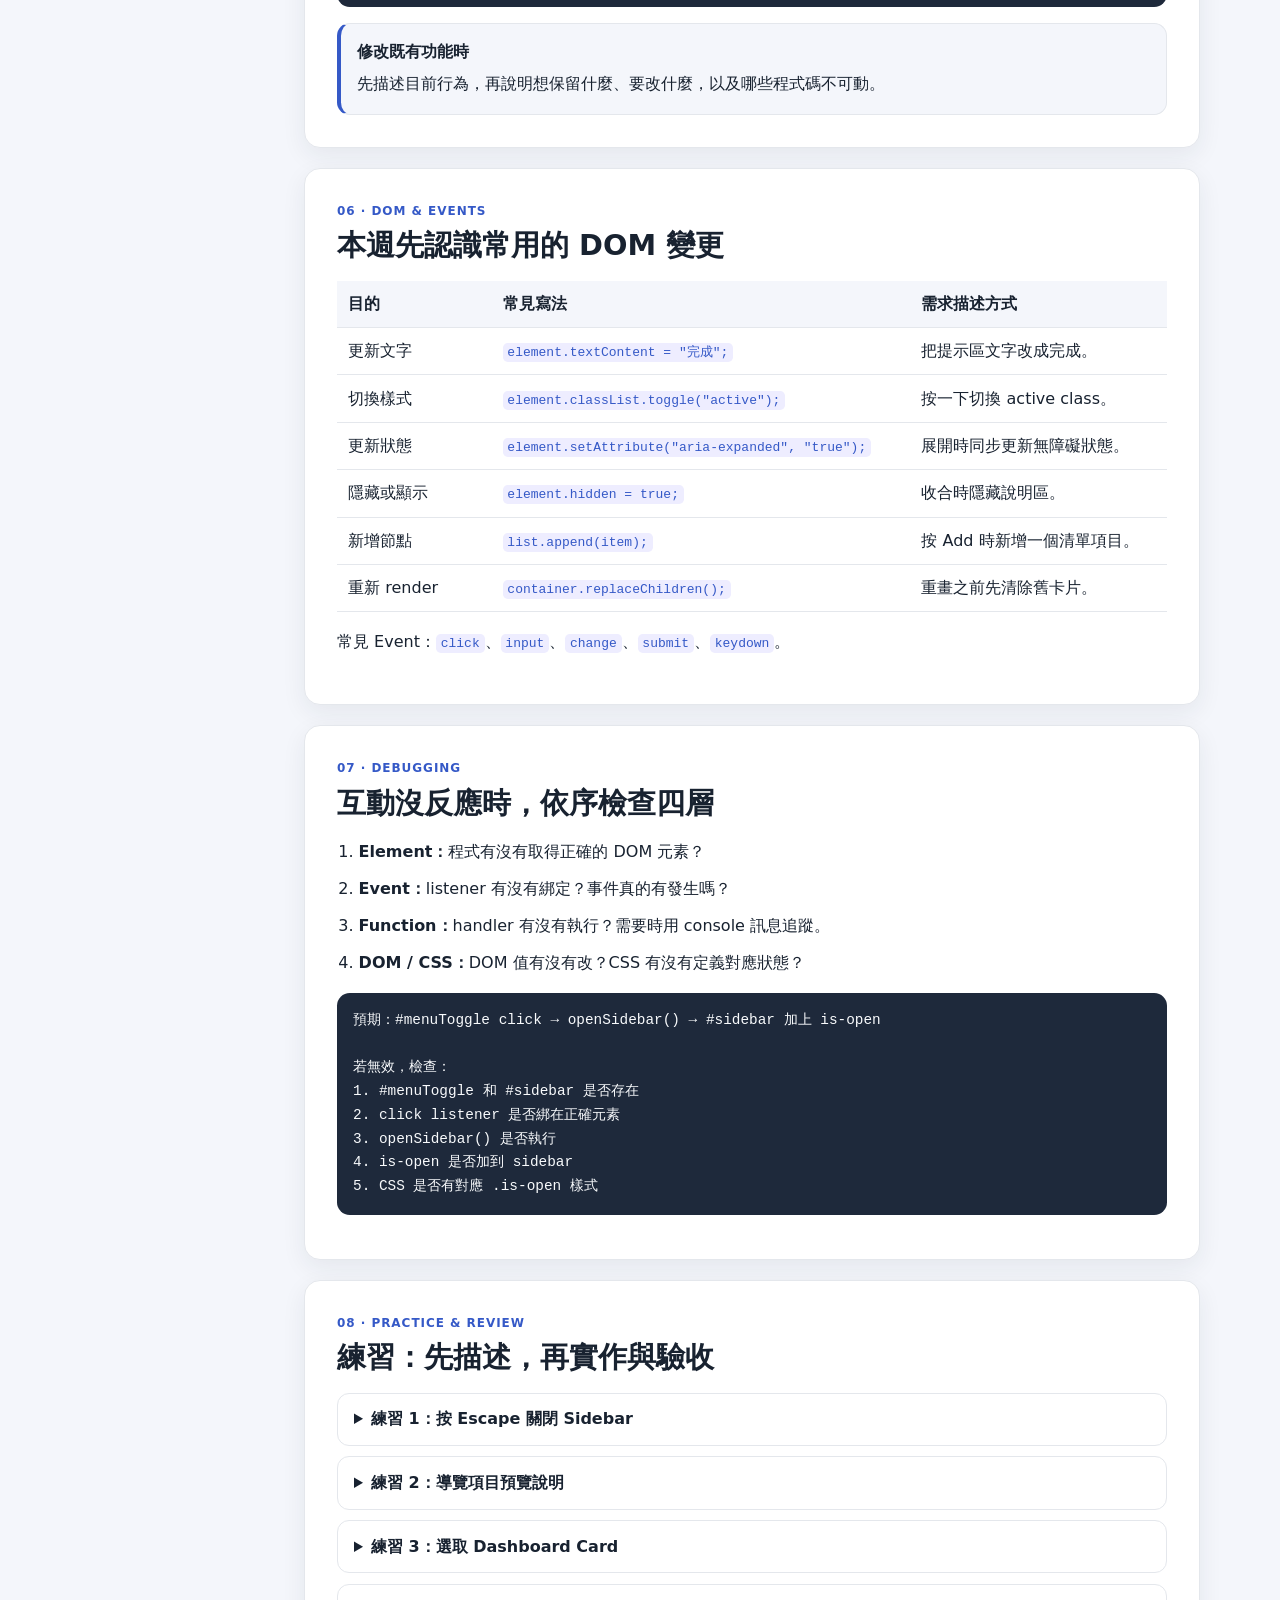
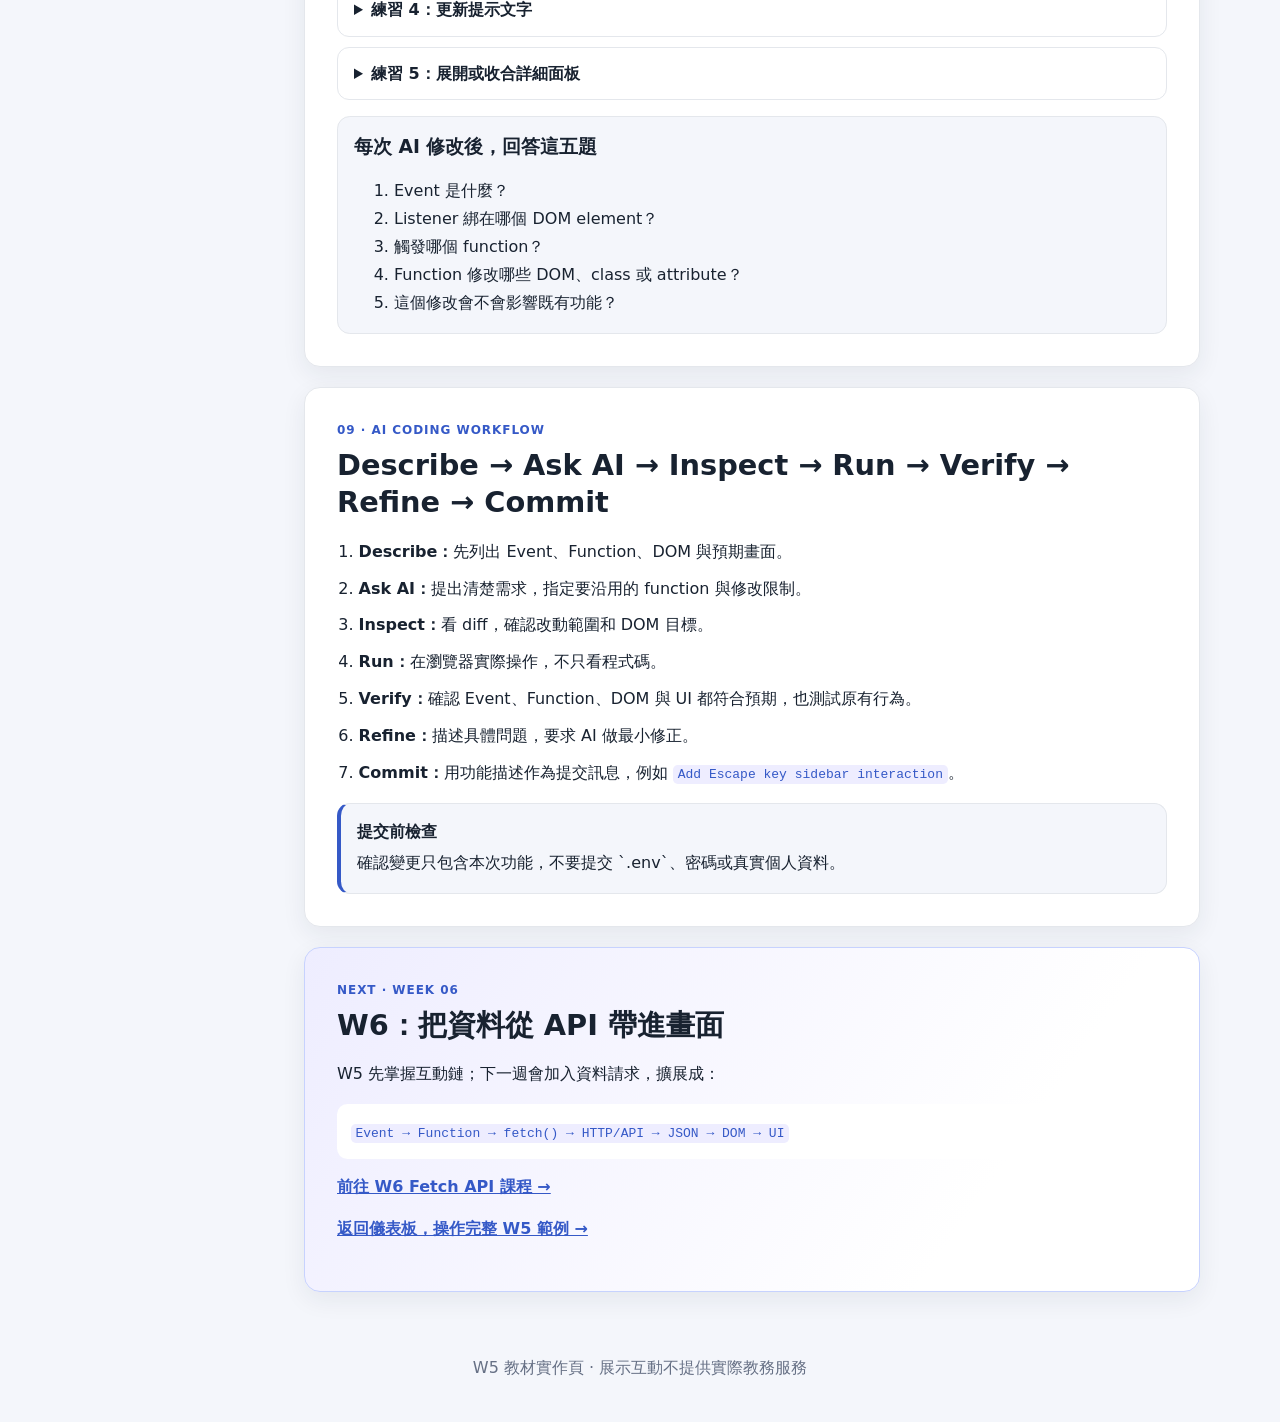
<file: public/w05.html>
<!doctype html>
<html lang="zh-Hant">
  <head>
    <meta charset="utf-8">
    <meta name="viewport" content="width=device-width, initial-scale=1">
    <meta
      name="description"
      content="W5 JavaScript DOM 與事件處理：用 Event、Function、DOM 理解互動並練習 AI Coding。"
    >
    <title>W5 JavaScript DOM 與事件處理</title>
    <link rel="stylesheet" href="css/style.css">
    <link rel="stylesheet" href="css/w05.css">
    <script src="js/w05.js" defer></script>
  </head>
  <body>
    <header class="lesson-topbar">
      <a class="lesson-brand" href="./" aria-label="返回 WKE 教務系統首頁">
        WKE <span>教務系統</span>
      </a>
      <nav class="lesson-page-links" aria-label="課程導覽">
        <a href="w04.html">W4 課程</a>
        <a href="w06.html">下一課：W6</a>
        <a href="./">返回儀表板</a>
      </nav>
    </header>

    <div class="lesson-layout">
      <nav class="lesson-toc" aria-label="W5 課程目錄">
        <p class="lesson-toc-title">W5 課程目錄</p>
        <a href="#goals">學習目標</a>
        <a href="#code-map">先看程式地圖</a>
        <a href="#mental-model">互動心智模型</a>
        <a href="#practice">動手操作</a>
        <a href="#prompt">寫出好 Prompt</a>
        <a href="#dom-events">DOM 與 Event</a>
        <a href="#debugging">Debugging 流程</a>
        <a href="#exercises">練習與 Code Review</a>
        <a href="#workflow">AI Coding 工作流程</a>
        <a href="#next-week">銜接 W6</a>
      </nav>

      <main class="lesson-content">
        <section class="lesson-hero" aria-labelledby="lessonTitle">
          <p class="eyebrow">WEB PROGRAMMING · WEEK 05</p>
          <h1 id="lessonTitle">JavaScript DOM 與事件處理</h1>
          <p class="lesson-lead">
            不必先背完 DOM 語法。先看懂使用者做了什麼、程式呼叫哪個功能，以及畫面如何改變。
          </p>
          <div class="lesson-hero-flow" aria-label="本週核心流程">
            <span>Event</span><span aria-hidden="true">→</span>
            <span>Function</span><span aria-hidden="true">→</span>
            <span>DOM Change</span><span aria-hidden="true">→</span>
            <span>UI Result</span>
          </div>
        </section>

        <section class="lesson-section" id="goals" aria-labelledby="goalsTitle">
          <p class="eyebrow">01 · LEARNING GOALS</p>
          <h2 id="goalsTitle">完成本週後，你可以</h2>
          <ul class="goal-list">
            <li>用 top-down 的方式辨認 `app.js` 的資料載入、畫面 render、狀態更新與事件處理。</li>
            <li>追蹤一條完整流程：Event → Function → DOM Change → UI Result。</li>
            <li>用 Event、Function、DOM 與預期畫面描述需求，請 AI 協助完成局部修改。</li>
            <li>檢查 AI 改了哪些檔案、事件監聽器、DOM 元素與狀態，並確認沒有破壞既有功能。</li>
          </ul>
        </section>

        <section class="lesson-section" id="code-map" aria-labelledby="codeMapTitle">
          <p class="eyebrow">02 · TOP-DOWN READING</p>
          <h2 id="codeMapTitle">先看程式地圖，再看細節</h2>
          <p>
            不熟悉一支 `app.js` 時，不要急著逐行翻譯。先從 function 名稱和呼叫順序猜出責任，
            再挑一條互動流程深入追蹤。
          </p>
          <div class="role-grid">
            <article class="role-card">
              <h3>資料與初始化</h3>
              <p><code>readJson()</code>、<code>validatePageData()</code>、<code>loadPageData()</code></p>
              <p>載入、檢查資料，然後啟動初始畫面。</p>
            </article>
            <article class="role-card">
              <h3>Render / 建立畫面</h3>
              <p><code>renderNavigation()</code>、<code>renderDashboard()</code>、<code>createDashboardCard()</code></p>
              <p>把資料轉成 DOM 節點並放進頁面。</p>
            </article>
            <article class="role-card">
              <h3>UI 狀態</h3>
              <p><code>openSidebar()</code>、<code>closeSidebar()</code>、<code>toggleTheme()</code></p>
              <p>讓側欄、主題或選取狀態切換。</p>
            </article>
            <article class="role-card">
              <h3>Event / Handler</h3>
              <p><code>addEventListener()</code>、<code>handleDocumentKeydown()</code></p>
              <p>把使用者或瀏覽器事件連到對應功能。</p>
            </article>
          </div>
          <div class="note-panel">
            <strong>閱讀順序</strong>
            <p>先看 function 名稱 → 找啟動點 → 追一條事件流程 → 最後才看語法細節。</p>
          </div>
        </section>

        <section class="lesson-section" id="mental-model" aria-labelledby="mentalModelTitle">
          <p class="eyebrow">03 · MENTAL MODEL</p>
          <h2 id="mentalModelTitle">互動就是一條可追蹤的鏈</h2>
          <div class="flow-card">
            <div><span class="flow-label">使用者操作</span><strong>按下 Menu</strong></div>
            <span class="flow-arrow" aria-hidden="true">→</span>
            <div><span class="flow-label">Browser Event</span><strong><code>click</code></strong></div>
            <span class="flow-arrow" aria-hidden="true">→</span>
            <div><span class="flow-label">Function</span><strong><code>openSidebar()</code></strong></div>
            <span class="flow-arrow" aria-hidden="true">→</span>
            <div><span class="flow-label">DOM Change</span><strong>加入 class / 更新 attribute</strong></div>
          </div>
          <pre><code>menuToggle.addEventListener("click", openSidebar);</code></pre>
          <pre><code>function openSidebar() {
  sidebar.classList.add("is-open");
  menuToggle.setAttribute("aria-expanded", "true");
}</code></pre>
          <p class="lesson-caption">
            看見 event listener 時，問自己：「哪個元素發生什麼事件？事件會呼叫哪個 function？」
            再進入 function 找出被修改的 DOM。
          </p>
        </section>

        <section class="lesson-section" id="practice" aria-labelledby="practiceTitle">
          <p class="eyebrow">04 · TRY IT</p>
          <h2 id="practiceTitle">動手追蹤 Event → Function → DOM</h2>
          <p>操作下面的示範，再觀察按鈕狀態、文字和畫面 class 如何改變。</p>
          <div class="practice-panel">
            <div class="practice-controls">
              <button class="practice-button" id="demoMenuToggle" type="button" aria-expanded="false" aria-controls="demoSidebar">
                開啟模擬選單
              </button>
              <button class="practice-button practice-button-secondary" id="demoMessageButton" type="button">
                更新提示文字
              </button>
            </div>
            <aside class="demo-sidebar" id="demoSidebar" hidden>
              <div class="demo-sidebar-heading">
                <strong>模擬側邊欄</strong>
                <button class="demo-close" id="demoCloseButton" type="button" aria-label="關閉模擬側邊欄">×</button>
              </div>
              <p>按 Escape 或關閉按鈕，追蹤共用的關閉 function。</p>
            </aside>
            <p class="demo-message" id="demoMessage" aria-live="polite">提示：先操作，再說明發生了什麼。</p>
            <p class="practice-status" id="practiceStatus" role="status" aria-live="polite">
              等待操作。試試開啟選單，接著按 Escape。
            </p>
          </div>
          <div class="note-panel">
            <strong>觀察問題</strong>
            <ol>
              <li>哪個 Event 被觸發？</li>
              <li>Event listener 呼叫哪個 Function？</li>
              <li>Function 修改了哪些 DOM 屬性或文字？</li>
              <li>畫面結果是否符合預期？</li>
            </ol>
          </div>
        </section>

        <section class="lesson-section" id="prompt" aria-labelledby="promptTitle">
          <p class="eyebrow">05 · PROMPT DESIGN</p>
          <h2 id="promptTitle">把互動需求說清楚，再請 AI 寫程式</h2>
          <p>只說「幫我加 ESC 關閉」資訊不足。提供流程和修改限制，AI 才容易做出小而可檢查的改動。</p>
          <pre class="prompt-block"><code>目前已有 openSidebar() 和 closeSidebar()。

需求：
Event：使用者按下 Escape。
Function：沿用 closeSidebar()。
DOM Change：沿用 closeSidebar() 既有操作，不重複寫 DOM 修改。
Expected UI：側邊欄關閉，按鈕的 aria-expanded 回到 false。

限制：
1. 只修改必要的 JavaScript。
2. 不要重寫整份 app.js。
3. 不要改變其他側邊欄操作。
4. 完成後列出 Event → Function → DOM → UI Result。</code></pre>
          <div class="note-panel">
            <strong>修改既有功能時</strong>
            <p>先描述目前行為，再說明想保留什麼、要改什麼，以及哪些程式碼不可動。</p>
          </div>
        </section>

        <section class="lesson-section" id="dom-events" aria-labelledby="domEventsTitle">
          <p class="eyebrow">06 · DOM &amp; EVENTS</p>
          <h2 id="domEventsTitle">本週先認識常用的 DOM 變更</h2>
          <div class="table-wrap">
            <table>
              <thead><tr><th>目的</th><th>常見寫法</th><th>需求描述方式</th></tr></thead>
              <tbody>
                <tr><td>更新文字</td><td><code>element.textContent = "完成";</code></td><td>把提示區文字改成完成。</td></tr>
                <tr><td>切換樣式</td><td><code>element.classList.toggle("active");</code></td><td>按一下切換 active class。</td></tr>
                <tr><td>更新狀態</td><td><code>element.setAttribute("aria-expanded", "true");</code></td><td>展開時同步更新無障礙狀態。</td></tr>
                <tr><td>隱藏或顯示</td><td><code>element.hidden = true;</code></td><td>收合時隱藏說明區。</td></tr>
                <tr><td>新增節點</td><td><code>list.append(item);</code></td><td>按 Add 時新增一個清單項目。</td></tr>
                <tr><td>重新 render</td><td><code>container.replaceChildren();</code></td><td>重畫之前先清除舊卡片。</td></tr>
              </tbody>
            </table>
          </div>
          <p>常見 Event：<code>click</code>、<code>input</code>、<code>change</code>、<code>submit</code>、<code>keydown</code>。</p>
        </section>

        <section class="lesson-section" id="debugging" aria-labelledby="debuggingTitle">
          <p class="eyebrow">07 · DEBUGGING</p>
          <h2 id="debuggingTitle">互動沒反應時，依序檢查四層</h2>
          <ol class="debug-list">
            <li><strong>Element：</strong>程式有沒有取得正確的 DOM 元素？</li>
            <li><strong>Event：</strong>listener 有沒有綁定？事件真的有發生嗎？</li>
            <li><strong>Function：</strong>handler 有沒有執行？需要時用 console 訊息追蹤。</li>
            <li><strong>DOM / CSS：</strong>DOM 值有沒有改？CSS 有沒有定義對應狀態？</li>
          </ol>
          <pre><code>預期：#menuToggle click → openSidebar() → #sidebar 加上 is-open

若無效，檢查：
1. #menuToggle 和 #sidebar 是否存在
2. click listener 是否綁在正確元素
3. openSidebar() 是否執行
4. is-open 是否加到 sidebar
5. CSS 是否有對應 .is-open 樣式</code></pre>
        </section>

        <section class="lesson-section" id="exercises" aria-labelledby="exercisesTitle">
          <p class="eyebrow">08 · PRACTICE &amp; REVIEW</p>
          <h2 id="exercisesTitle">練習：先描述，再實作與驗收</h2>
          <div class="exercise-list">
            <details>
              <summary>練習 1：按 Escape 關閉 Sidebar</summary>
              <p>Event：document keydown；Function：沿用 <code>closeSidebar()</code>；驗收：側欄關閉且 Menu 按鈕狀態正確。</p>
            </details>
            <details>
              <summary>練習 2：導覽項目預覽說明</summary>
              <p>Event：mouseenter / focus；Function：<code>showNavigationPreview(item)</code>；DOM：更新預覽文字。</p>
            </details>
            <details>
              <summary>練習 3：選取 Dashboard Card</summary>
              <p>Event：卡片 click；Function：<code>setSelectedCard()</code>；DOM：同一時間只有一張卡有 selected 狀態。</p>
            </details>
            <details>
              <summary>練習 4：更新提示文字</summary>
              <p>Event：更新按鈕 click；Function：<code>changeMessage()</code>；DOM：更新提示區的 <code>textContent</code>。</p>
            </details>
            <details>
              <summary>練習 5：展開或收合詳細面板</summary>
              <p>Event：按鈕 click；DOM：切換 detail 的 <code>hidden</code>，並同步按鈕的 <code>aria-expanded</code>。</p>
            </details>
          </div>
          <div class="review-panel">
            <h3>每次 AI 修改後，回答這五題</h3>
            <ol>
              <li>Event 是什麼？</li>
              <li>Listener 綁在哪個 DOM element？</li>
              <li>觸發哪個 function？</li>
              <li>Function 修改哪些 DOM、class 或 attribute？</li>
              <li>這個修改會不會影響既有功能？</li>
            </ol>
          </div>
        </section>

        <section class="lesson-section" id="workflow" aria-labelledby="workflowTitle">
          <p class="eyebrow">09 · AI CODING WORKFLOW</p>
          <h2 id="workflowTitle">Describe → Ask AI → Inspect → Run → Verify → Refine → Commit</h2>
          <ol class="workflow-list">
            <li><strong>Describe：</strong>先列出 Event、Function、DOM 與預期畫面。</li>
            <li><strong>Ask AI：</strong>提出清楚需求，指定要沿用的 function 與修改限制。</li>
            <li><strong>Inspect：</strong>看 diff，確認改動範圍和 DOM 目標。</li>
            <li><strong>Run：</strong>在瀏覽器實際操作，不只看程式碼。</li>
            <li><strong>Verify：</strong>確認 Event、Function、DOM 與 UI 都符合預期，也測試原有行為。</li>
            <li><strong>Refine：</strong>描述具體問題，要求 AI 做最小修正。</li>
            <li><strong>Commit：</strong>用功能描述作為提交訊息，例如 <code>Add Escape key sidebar interaction</code>。</li>
          </ol>
          <div class="note-panel">
            <strong>提交前檢查</strong>
            <p>確認變更只包含本次功能，不要提交 `.env`、密碼或真實個人資料。</p>
          </div>
        </section>

        <section class="lesson-section lesson-next-week" id="next-week" aria-labelledby="nextWeekTitle">
          <p class="eyebrow">NEXT · WEEK 06</p>
          <h2 id="nextWeekTitle">W6：把資料從 API 帶進畫面</h2>
          <p>W5 先掌握互動鏈；下一週會加入資料請求，擴展成：</p>
          <p class="next-week-flow"><code>Event → Function → fetch() → HTTP/API → JSON → DOM → UI</code></p>
          <a class="lesson-home-link" href="w06.html">前往 W6 Fetch API 課程 →</a>
          <p><a class="lesson-home-link" href="./">返回儀表板，操作完整 W5 範例 →</a></p>
        </section>
      </main>
    </div>

    <footer class="lesson-footer">
      W5 教材實作頁 · 展示互動不提供實際教務服務
    </footer>
  </body>
</html>
</file>
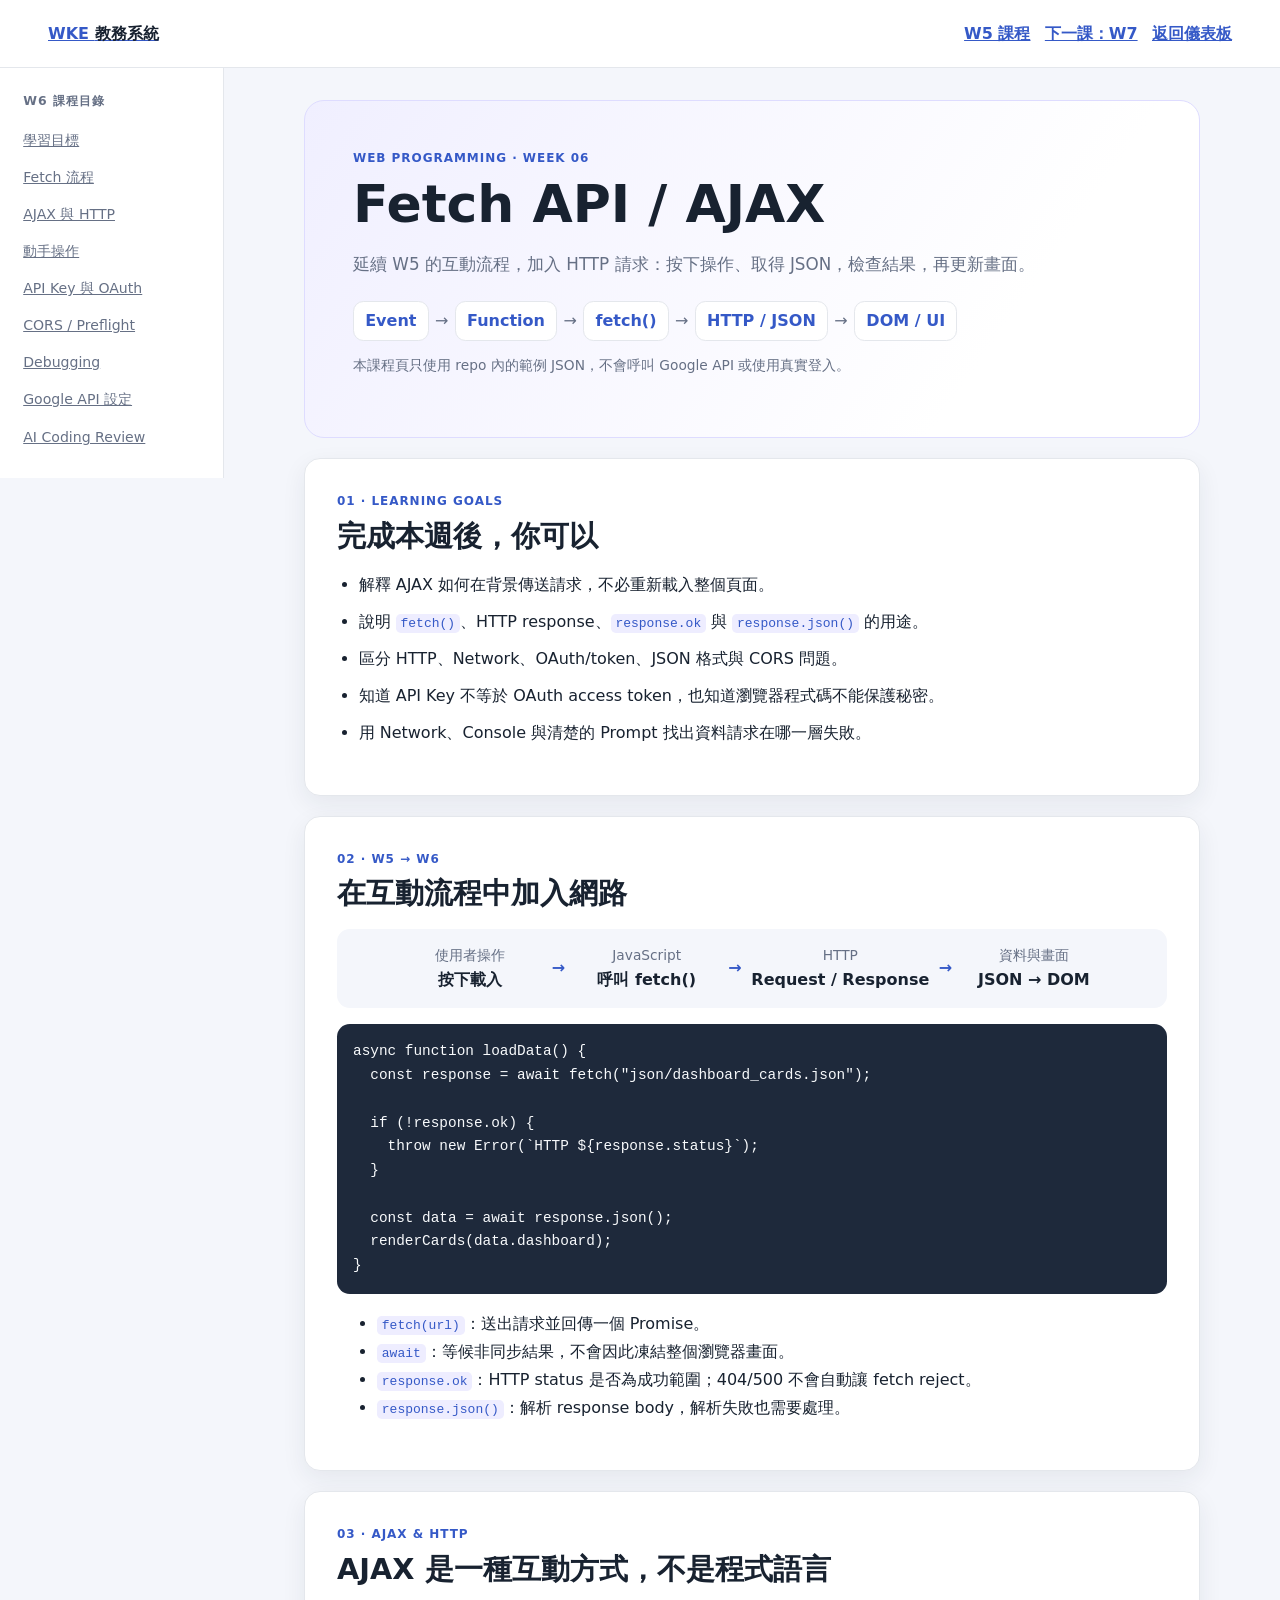
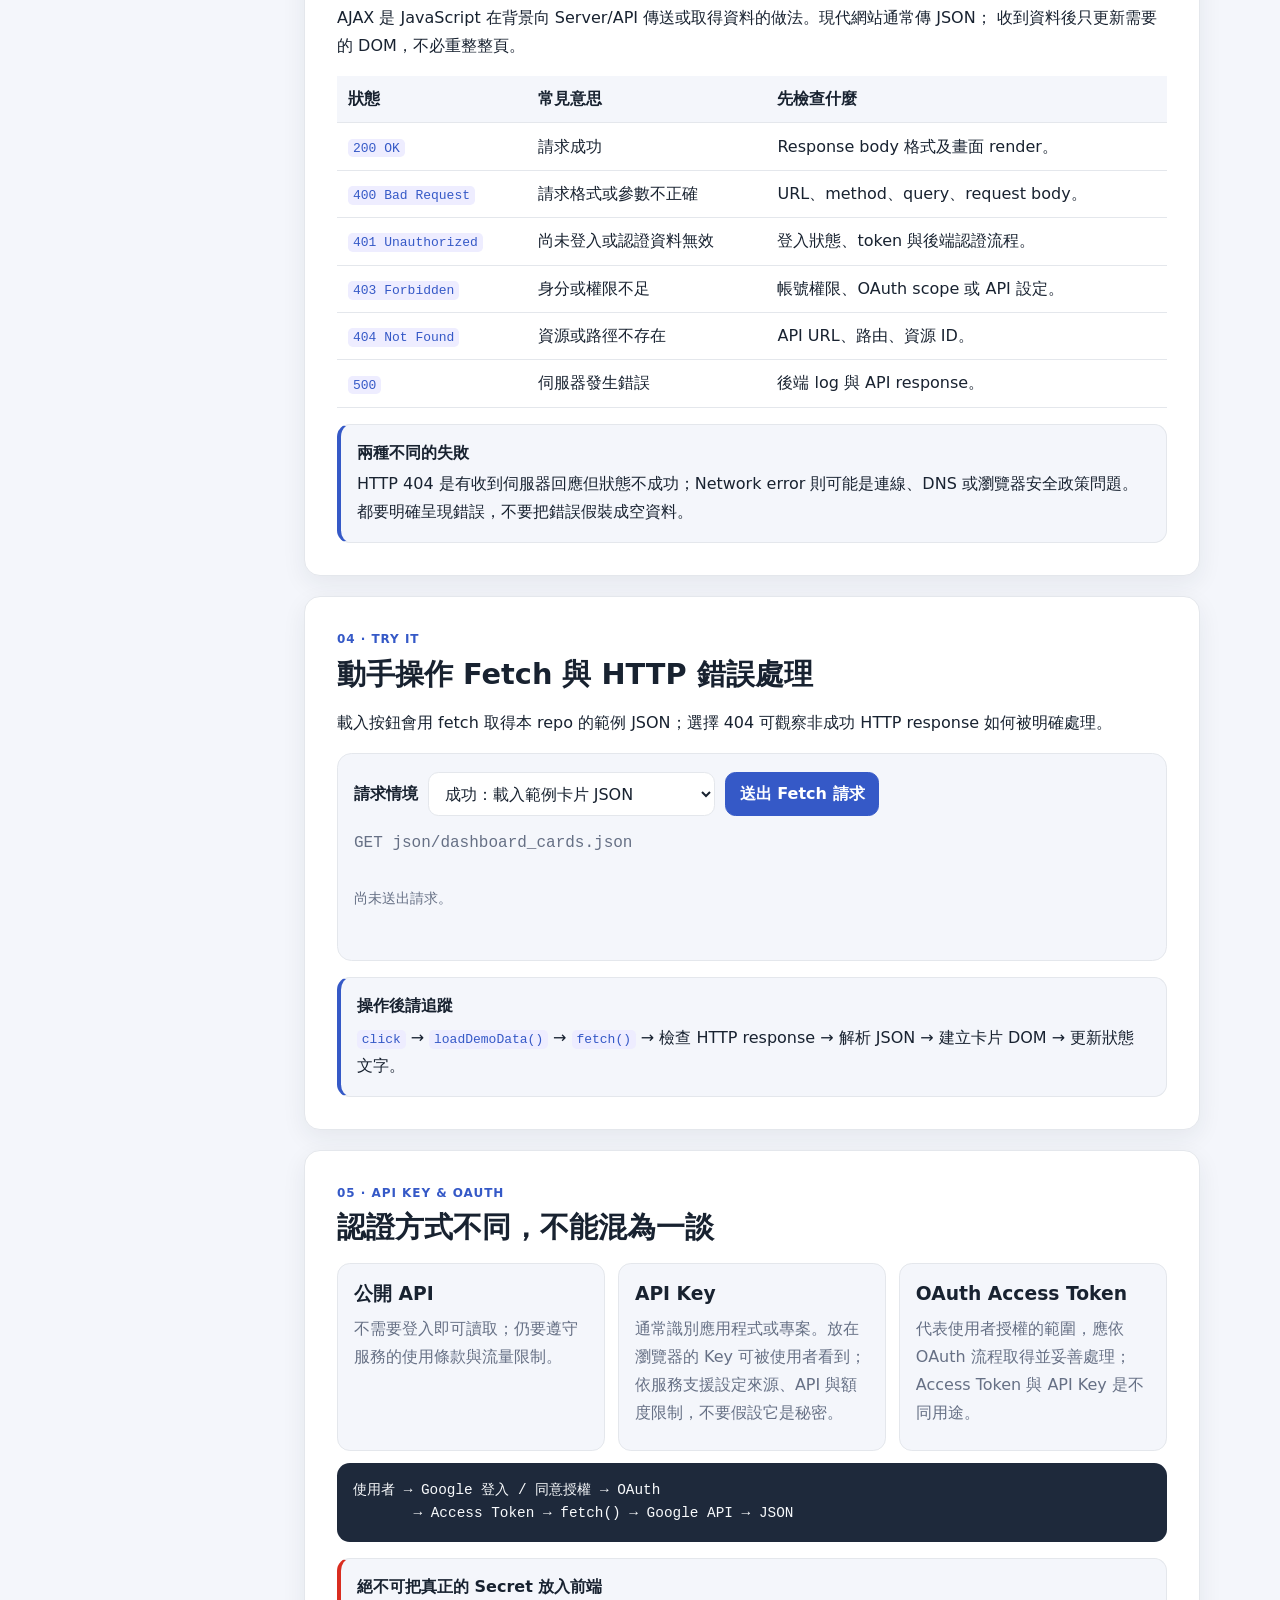
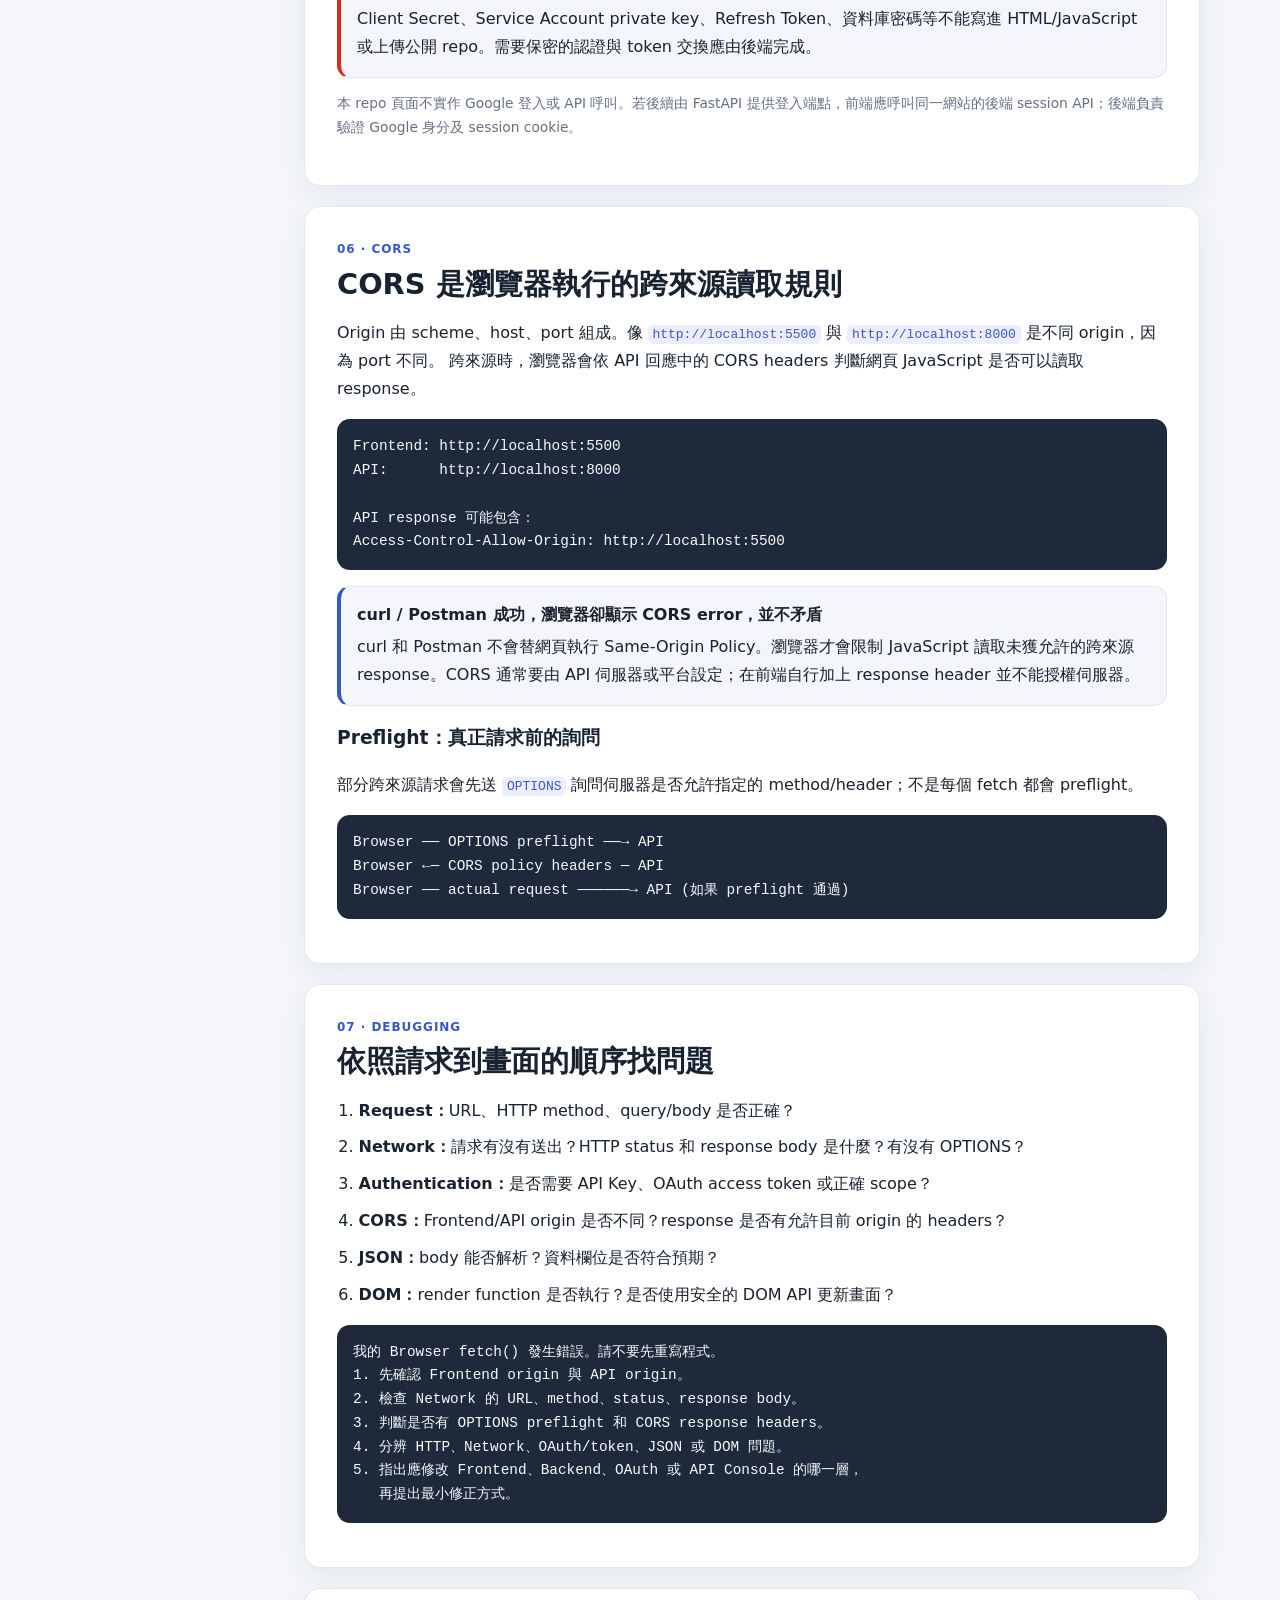
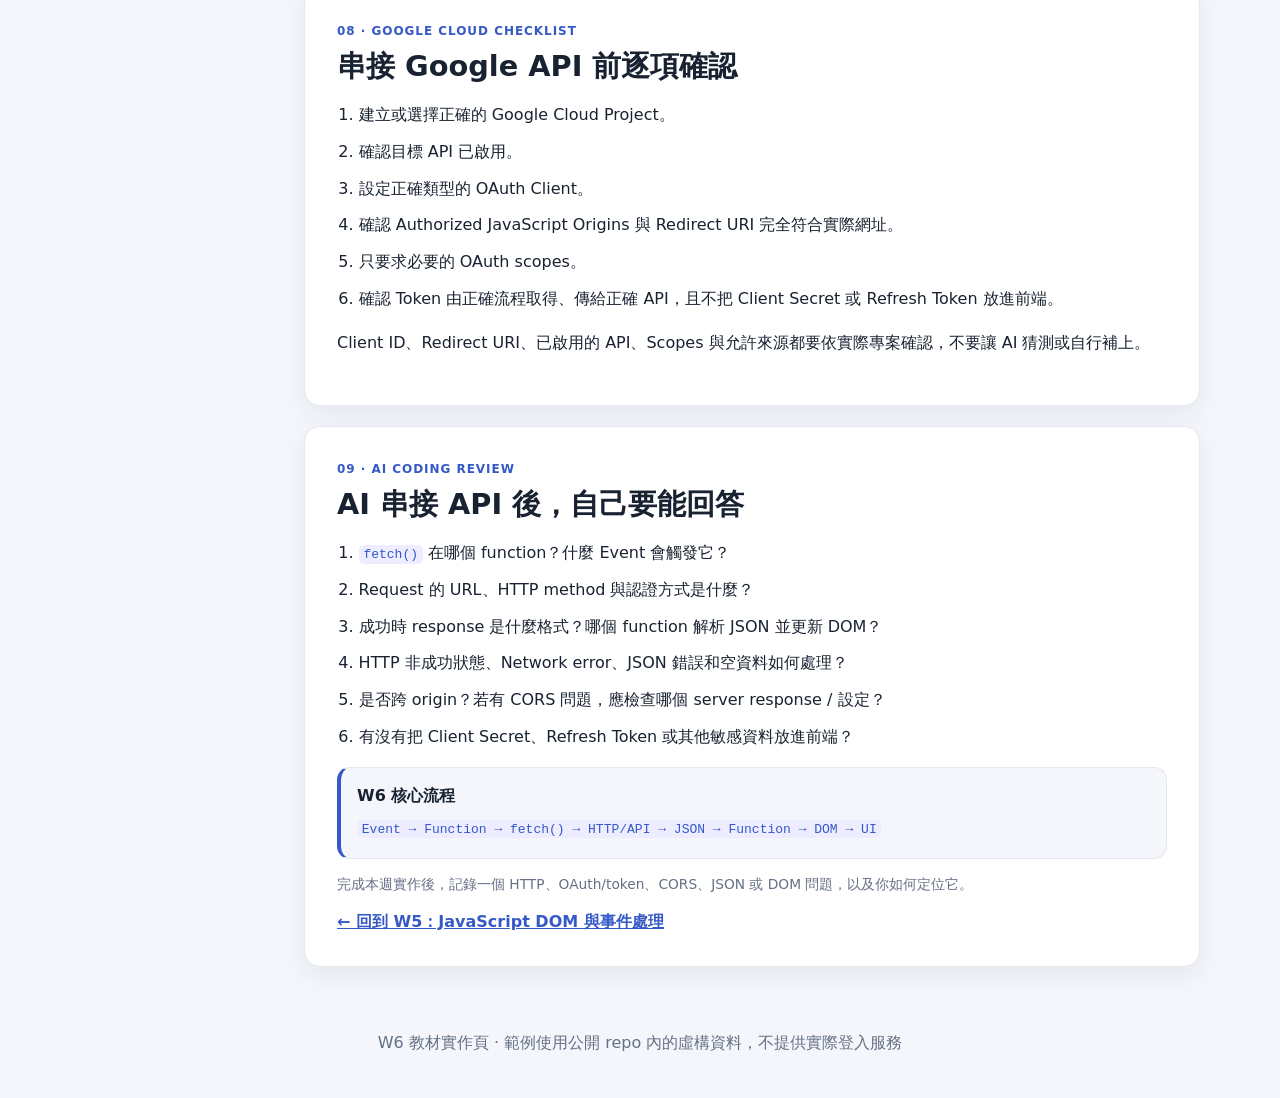
<file: public/w06.html>
<!doctype html>
<html lang="zh-Hant">
  <head>
    <meta charset="utf-8">
    <meta name="viewport" content="width=device-width, initial-scale=1">
    <base href="./">
    <meta
      name="description"
      content="W6 Fetch API 與 AJAX：理解 HTTP、JSON、OAuth、CORS，並動手操作資料載入。"
    >
    <title>W6 Fetch API / AJAX</title>
    <link rel="stylesheet" href="css/style.css">
    <link rel="stylesheet" href="css/w05.css">
    <link rel="stylesheet" href="css/w06.css">
    <script src="js/w06.js" defer></script>
  </head>
  <body>
    <header class="lesson-topbar">
      <a class="lesson-brand" href="./" aria-label="返回 WKE 教務系統首頁">
        WKE <span>教務系統</span>
      </a>
      <nav class="lesson-page-links" aria-label="課程導覽">
        <a href="w05.html">W5 課程</a>
        <a href="w07.html">下一課：W7</a>
        <a href="./">返回儀表板</a>
      </nav>
    </header>

    <div class="lesson-layout">
      <nav class="lesson-toc" aria-label="W6 課程目錄">
        <p class="lesson-toc-title">W6 課程目錄</p>
        <a href="#goals">學習目標</a>
        <a href="#fetch-flow">Fetch 流程</a>
        <a href="#ajax">AJAX 與 HTTP</a>
        <a href="#practice">動手操作</a>
        <a href="#credentials">API Key 與 OAuth</a>
        <a href="#cors">CORS / Preflight</a>
        <a href="#debugging">Debugging</a>
        <a href="#google-api">Google API 設定</a>
        <a href="#review">AI Coding Review</a>
      </nav>

      <main class="lesson-content">
        <section class="lesson-hero" aria-labelledby="lessonTitle">
          <p class="eyebrow">WEB PROGRAMMING · WEEK 06</p>
          <h1 id="lessonTitle">Fetch API / AJAX</h1>
          <p class="lesson-lead">
            延續 W5 的互動流程，加入 HTTP 請求：按下操作、取得 JSON，檢查結果，再更新畫面。
          </p>
          <div class="lesson-hero-flow" aria-label="本週核心流程">
            <span>Event</span><span aria-hidden="true">→</span>
            <span>Function</span><span aria-hidden="true">→</span>
            <span>fetch()</span><span aria-hidden="true">→</span>
            <span>HTTP / JSON</span><span aria-hidden="true">→</span>
            <span>DOM / UI</span>
          </div>
          <p class="lesson-caption">本課程頁只使用 repo 內的範例 JSON，不會呼叫 Google API 或使用真實登入。</p>
        </section>

        <section class="lesson-section" id="goals" aria-labelledby="goalsTitle">
          <p class="eyebrow">01 · LEARNING GOALS</p>
          <h2 id="goalsTitle">完成本週後，你可以</h2>
          <ul class="goal-list">
            <li>解釋 AJAX 如何在背景傳送請求，不必重新載入整個頁面。</li>
            <li>說明 <code>fetch()</code>、HTTP response、<code>response.ok</code> 與 <code>response.json()</code> 的用途。</li>
            <li>區分 HTTP、Network、OAuth/token、JSON 格式與 CORS 問題。</li>
            <li>知道 API Key 不等於 OAuth access token，也知道瀏覽器程式碼不能保護秘密。</li>
            <li>用 Network、Console 與清楚的 Prompt 找出資料請求在哪一層失敗。</li>
          </ul>
        </section>

        <section class="lesson-section" id="fetch-flow" aria-labelledby="fetchFlowTitle">
          <p class="eyebrow">02 · W5 → W6</p>
          <h2 id="fetchFlowTitle">在互動流程中加入網路</h2>
          <div class="flow-card w06-flow-card">
            <div><span class="flow-label">使用者操作</span><strong>按下載入</strong></div>
            <span class="flow-arrow" aria-hidden="true">→</span>
            <div><span class="flow-label">JavaScript</span><strong>呼叫 fetch()</strong></div>
            <span class="flow-arrow" aria-hidden="true">→</span>
            <div><span class="flow-label">HTTP</span><strong>Request / Response</strong></div>
            <span class="flow-arrow" aria-hidden="true">→</span>
            <div><span class="flow-label">資料與畫面</span><strong>JSON → DOM</strong></div>
          </div>
          <pre><code>async function loadData() {
  const response = await fetch("json/dashboard_cards.json");

  if (!response.ok) {
    throw new Error(`HTTP ${response.status}`);
  }

  const data = await response.json();
  renderCards(data.dashboard);
}</code></pre>
          <ul>
            <li><code>fetch(url)</code>：送出請求並回傳一個 Promise。</li>
            <li><code>await</code>：等候非同步結果，不會因此凍結整個瀏覽器畫面。</li>
            <li><code>response.ok</code>：HTTP status 是否為成功範圍；404/500 不會自動讓 fetch reject。</li>
            <li><code>response.json()</code>：解析 response body，解析失敗也需要處理。</li>
          </ul>
        </section>

        <section class="lesson-section" id="ajax" aria-labelledby="ajaxTitle">
          <p class="eyebrow">03 · AJAX &amp; HTTP</p>
          <h2 id="ajaxTitle">AJAX 是一種互動方式，不是程式語言</h2>
          <p>
            AJAX 是 JavaScript 在背景向 Server/API 傳送或取得資料的做法。現代網站通常傳 JSON；
            收到資料後只更新需要的 DOM，不必重整整頁。
          </p>
          <div class="table-wrap">
            <table>
              <thead><tr><th>狀態</th><th>常見意思</th><th>先檢查什麼</th></tr></thead>
              <tbody>
                <tr><td><code>200 OK</code></td><td>請求成功</td><td>Response body 格式及畫面 render。</td></tr>
                <tr><td><code>400 Bad Request</code></td><td>請求格式或參數不正確</td><td>URL、method、query、request body。</td></tr>
                <tr><td><code>401 Unauthorized</code></td><td>尚未登入或認證資料無效</td><td>登入狀態、token 與後端認證流程。</td></tr>
                <tr><td><code>403 Forbidden</code></td><td>身分或權限不足</td><td>帳號權限、OAuth scope 或 API 設定。</td></tr>
                <tr><td><code>404 Not Found</code></td><td>資源或路徑不存在</td><td>API URL、路由、資源 ID。</td></tr>
                <tr><td><code>500</code></td><td>伺服器發生錯誤</td><td>後端 log 與 API response。</td></tr>
              </tbody>
            </table>
          </div>
          <div class="note-panel">
            <strong>兩種不同的失敗</strong>
            <p>HTTP 404 是有收到伺服器回應但狀態不成功；Network error 則可能是連線、DNS 或瀏覽器安全政策問題。都要明確呈現錯誤，不要把錯誤假裝成空資料。</p>
          </div>
        </section>

        <section class="lesson-section" id="practice" aria-labelledby="practiceTitle">
          <p class="eyebrow">04 · TRY IT</p>
          <h2 id="practiceTitle">動手操作 Fetch 與 HTTP 錯誤處理</h2>
          <p>載入按鈕會用 fetch 取得本 repo 的範例 JSON；選擇 404 可觀察非成功 HTTP response 如何被明確處理。</p>
          <div class="practice-panel w06-practice-panel">
            <div class="practice-controls">
              <label class="w06-select-label" for="requestScenario">請求情境</label>
              <select id="requestScenario">
                <option value="success">成功：載入範例卡片 JSON</option>
                <option value="not-found">HTTP error：請求不存在的 JSON</option>
              </select>
              <button class="practice-button" id="fetchDemoButton" type="button">送出 Fetch 請求</button>
            </div>
            <p class="w06-request-path" id="requestPath">GET json/dashboard_cards.json</p>
            <p class="practice-status" id="fetchStatus" role="status" aria-live="polite">
              尚未送出請求。
            </p>
            <div
              class="w06-results"
              id="fetchResults"
              aria-label="Fetch 範例資料"
              aria-live="polite"
              aria-busy="false"
            ></div>
          </div>
          <div class="note-panel">
            <strong>操作後請追蹤</strong>
            <p><code>click</code> → <code>loadDemoData()</code> → <code>fetch()</code> → 檢查 HTTP response → 解析 JSON → 建立卡片 DOM → 更新狀態文字。</p>
          </div>
        </section>

        <section class="lesson-section" id="credentials" aria-labelledby="credentialsTitle">
          <p class="eyebrow">05 · API KEY &amp; OAUTH</p>
          <h2 id="credentialsTitle">認證方式不同，不能混為一談</h2>
          <div class="role-grid">
            <article class="role-card">
              <h3>公開 API</h3>
              <p>不需要登入即可讀取；仍要遵守服務的使用條款與流量限制。</p>
            </article>
            <article class="role-card">
              <h3>API Key</h3>
              <p>通常識別應用程式或專案。放在瀏覽器的 Key 可被使用者看到；依服務支援設定來源、API 與額度限制，不要假設它是秘密。</p>
            </article>
            <article class="role-card">
              <h3>OAuth Access Token</h3>
              <p>代表使用者授權的範圍，應依 OAuth 流程取得並妥善處理；Access Token 與 API Key 是不同用途。</p>
            </article>
          </div>
          <pre><code>使用者 → Google 登入 / 同意授權 → OAuth
       → Access Token → fetch() → Google API → JSON</code></pre>
          <div class="note-panel w06-security-note">
            <strong>絕不可把真正的 Secret 放入前端</strong>
            <p>Client Secret、Service Account private key、Refresh Token、資料庫密碼等不能寫進 HTML/JavaScript 或上傳公開 repo。需要保密的認證與 token 交換應由後端完成。</p>
          </div>
          <p class="lesson-caption">
            本 repo 頁面不實作 Google 登入或 API 呼叫。若後續由 FastAPI 提供登入端點，前端應呼叫同一網站的後端 session API；後端負責驗證 Google 身分及 session cookie。
          </p>
        </section>

        <section class="lesson-section" id="cors" aria-labelledby="corsTitle">
          <p class="eyebrow">06 · CORS</p>
          <h2 id="corsTitle">CORS 是瀏覽器執行的跨來源讀取規則</h2>
          <p>
            Origin 由 scheme、host、port 組成。像 <code>http://localhost:5500</code> 與
            <code>http://localhost:8000</code> 是不同 origin，因為 port 不同。
            跨來源時，瀏覽器會依 API 回應中的 CORS headers 判斷網頁 JavaScript 是否可以讀取 response。
          </p>
          <pre><code>Frontend: http://localhost:5500
API:      http://localhost:8000

API response 可能包含：
Access-Control-Allow-Origin: http://localhost:5500</code></pre>
          <div class="note-panel">
            <strong>curl / Postman 成功，瀏覽器卻顯示 CORS error，並不矛盾</strong>
            <p>curl 和 Postman 不會替網頁執行 Same-Origin Policy。瀏覽器才會限制 JavaScript 讀取未獲允許的跨來源 response。CORS 通常要由 API 伺服器或平台設定；在前端自行加上 response header 並不能授權伺服器。</p>
          </div>
          <h3>Preflight：真正請求前的詢問</h3>
          <p>部分跨來源請求會先送 <code>OPTIONS</code> 詢問伺服器是否允許指定的 method/header；不是每個 fetch 都會 preflight。</p>
          <pre><code>Browser ── OPTIONS preflight ──→ API
Browser ←─ CORS policy headers ─ API
Browser ── actual request ──────→ API (如果 preflight 通過)</code></pre>
        </section>

        <section class="lesson-section" id="debugging" aria-labelledby="debuggingTitle">
          <p class="eyebrow">07 · DEBUGGING</p>
          <h2 id="debuggingTitle">依照請求到畫面的順序找問題</h2>
          <ol class="debug-list">
            <li><strong>Request：</strong>URL、HTTP method、query/body 是否正確？</li>
            <li><strong>Network：</strong>請求有沒有送出？HTTP status 和 response body 是什麼？有沒有 OPTIONS？</li>
            <li><strong>Authentication：</strong>是否需要 API Key、OAuth access token 或正確 scope？</li>
            <li><strong>CORS：</strong>Frontend/API origin 是否不同？response 是否有允許目前 origin 的 headers？</li>
            <li><strong>JSON：</strong>body 能否解析？資料欄位是否符合預期？</li>
            <li><strong>DOM：</strong>render function 是否執行？是否使用安全的 DOM API 更新畫面？</li>
          </ol>
          <pre><code>我的 Browser fetch() 發生錯誤。請不要先重寫程式。
1. 先確認 Frontend origin 與 API origin。
2. 檢查 Network 的 URL、method、status、response body。
3. 判斷是否有 OPTIONS preflight 和 CORS response headers。
4. 分辨 HTTP、Network、OAuth/token、JSON 或 DOM 問題。
5. 指出應修改 Frontend、Backend、OAuth 或 API Console 的哪一層，
   再提出最小修正方式。</code></pre>
        </section>

        <section class="lesson-section" id="google-api" aria-labelledby="googleApiTitle">
          <p class="eyebrow">08 · GOOGLE CLOUD CHECKLIST</p>
          <h2 id="googleApiTitle">串接 Google API 前逐項確認</h2>
          <ol class="workflow-list">
            <li>建立或選擇正確的 Google Cloud Project。</li>
            <li>確認目標 API 已啟用。</li>
            <li>設定正確類型的 OAuth Client。</li>
            <li>確認 Authorized JavaScript Origins 與 Redirect URI 完全符合實際網址。</li>
            <li>只要求必要的 OAuth scopes。</li>
            <li>確認 Token 由正確流程取得、傳給正確 API，且不把 Client Secret 或 Refresh Token 放進前端。</li>
          </ol>
          <p>Client ID、Redirect URI、已啟用的 API、Scopes 與允許來源都要依實際專案確認，不要讓 AI 猜測或自行補上。</p>
        </section>

        <section class="lesson-section" id="review" aria-labelledby="reviewTitle">
          <p class="eyebrow">09 · AI CODING REVIEW</p>
          <h2 id="reviewTitle">AI 串接 API 後，自己要能回答</h2>
          <ol class="goal-list">
            <li><code>fetch()</code> 在哪個 function？什麼 Event 會觸發它？</li>
            <li>Request 的 URL、HTTP method 與認證方式是什麼？</li>
            <li>成功時 response 是什麼格式？哪個 function 解析 JSON 並更新 DOM？</li>
            <li>HTTP 非成功狀態、Network error、JSON 錯誤和空資料如何處理？</li>
            <li>是否跨 origin？若有 CORS 問題，應檢查哪個 server response / 設定？</li>
            <li>有沒有把 Client Secret、Refresh Token 或其他敏感資料放進前端？</li>
          </ol>
          <div class="note-panel">
            <strong>W6 核心流程</strong>
            <p><code>Event → Function → fetch() → HTTP/API → JSON → Function → DOM → UI</code></p>
          </div>
          <p class="lesson-caption">完成本週實作後，記錄一個 HTTP、OAuth/token、CORS、JSON 或 DOM 問題，以及你如何定位它。</p>
          <a class="lesson-home-link" href="w05.html">← 回到 W5：JavaScript DOM 與事件處理</a>
        </section>
      </main>
    </div>

    <footer class="lesson-footer">
      W6 教材實作頁 · 範例使用公開 repo 內的虛構資料，不提供實際登入服務
    </footer>
  </body>
</html>
</file>
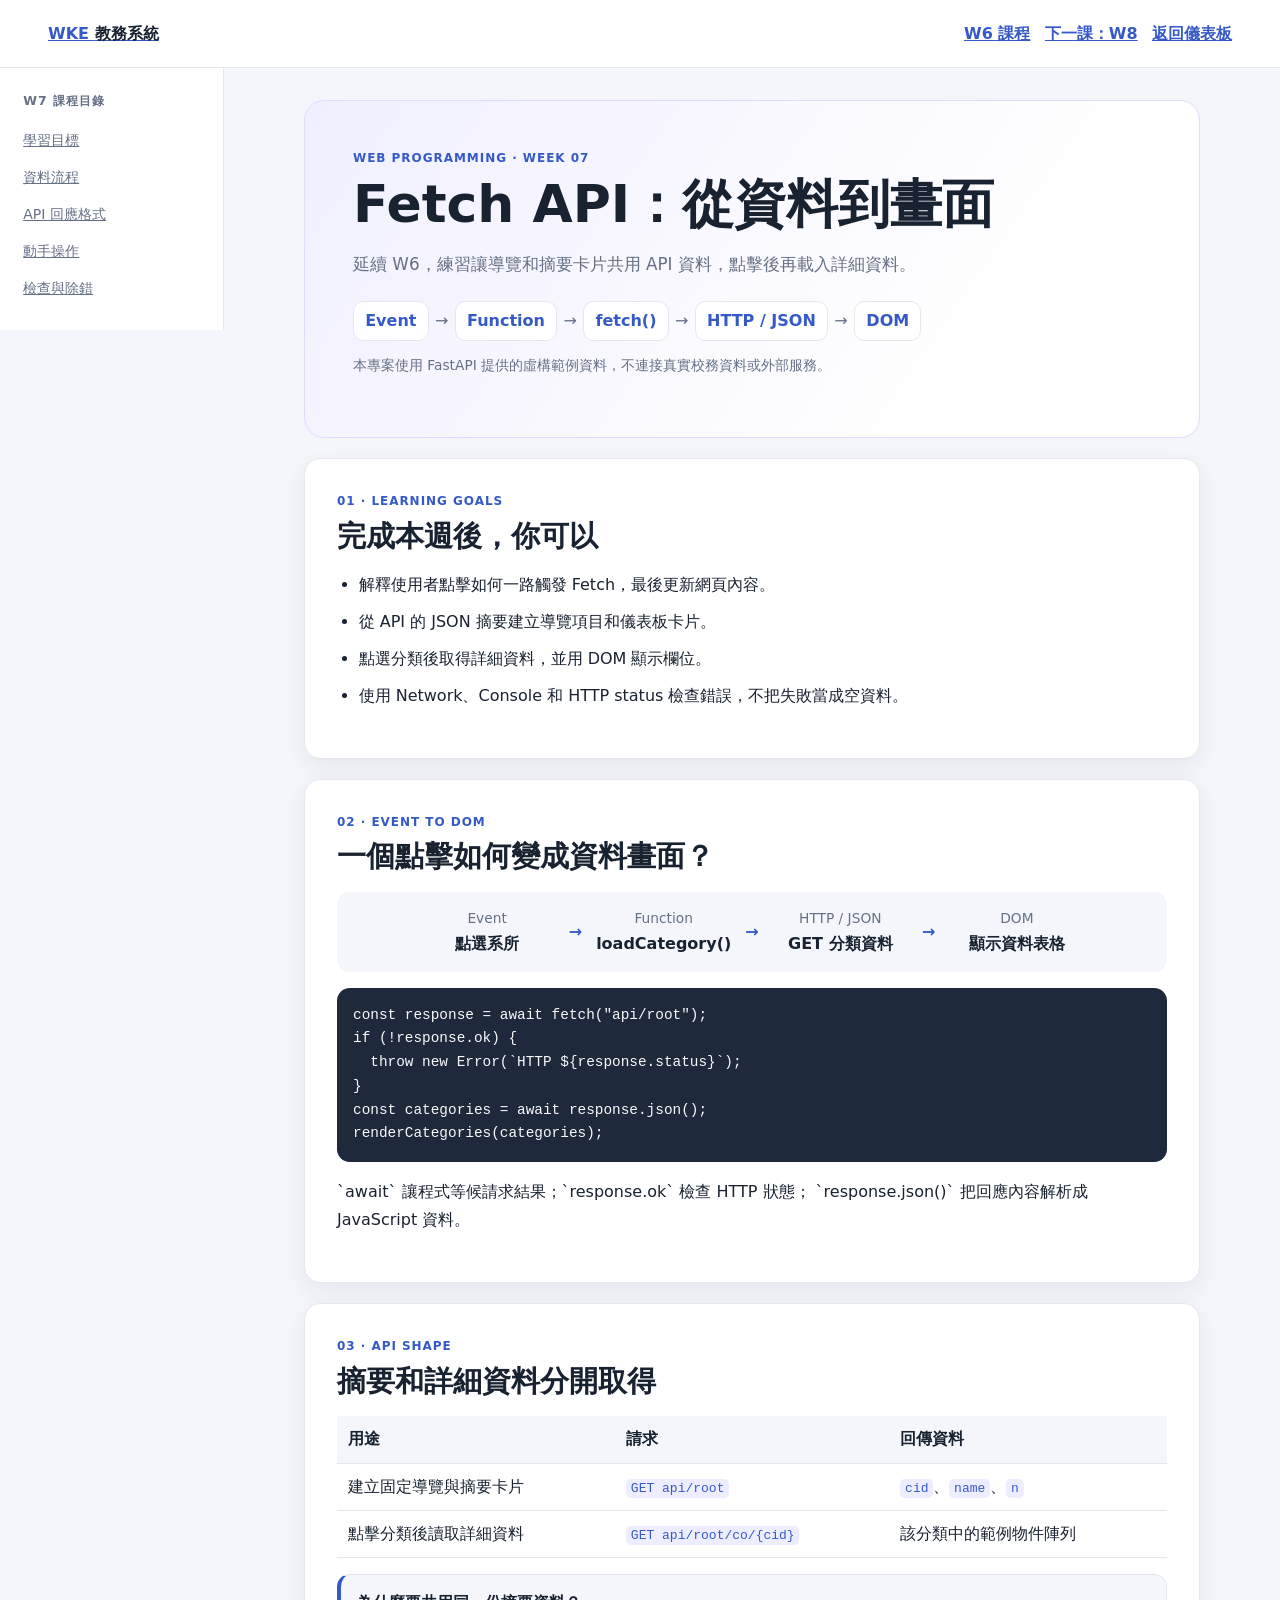
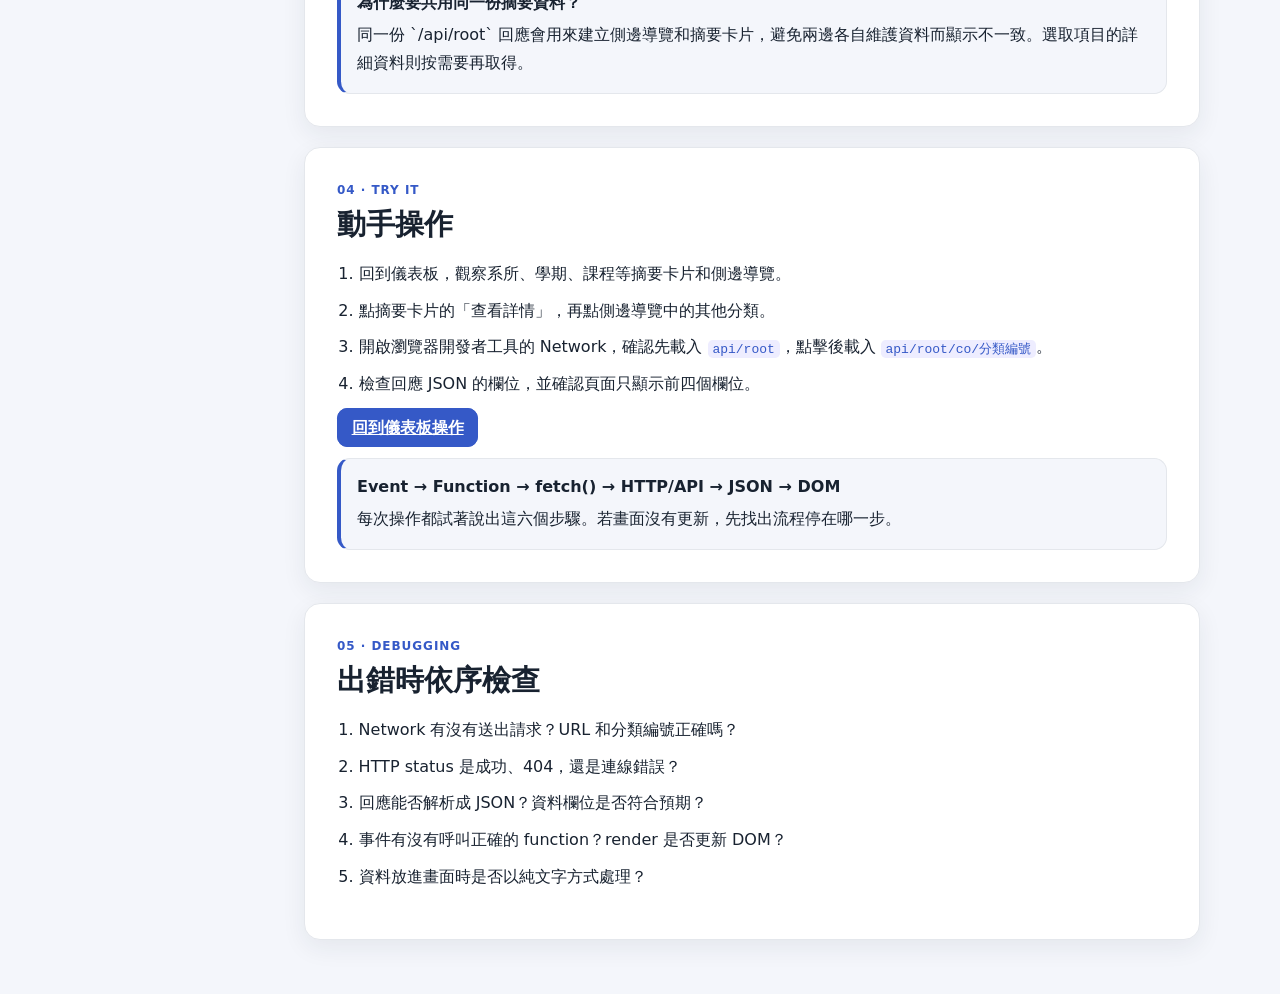
<file: public/w07.html>
<!doctype html>
<html lang="zh-Hant">
  <head>
    <meta charset="utf-8">
    <meta name="viewport" content="width=device-width, initial-scale=1">
    <base href="./">
    <meta
      name="description"
      content="W7 練習 Event、Fetch API、HTTP、JSON 到 DOM 的完整資料流程。"
    >
    <title>W7 Fetch API：從資料到畫面</title>
    <link rel="stylesheet" href="css/style.css">
    <link rel="stylesheet" href="css/w05.css">
    <link rel="stylesheet" href="css/w07.css">
  </head>
  <body>
    <header class="lesson-topbar">
      <a class="lesson-brand" href="./" aria-label="返回 WKE 教務系統首頁">
        WKE <span>教務系統</span>
      </a>
      <nav class="lesson-page-links" aria-label="課程導覽">
        <a href="w06.html">W6 課程</a>
        <a href="w08.html">下一課：W8</a>
        <a href="./">返回儀表板</a>
      </nav>
    </header>

    <div class="lesson-layout">
      <nav class="lesson-toc" aria-label="W7 課程目錄">
        <p class="lesson-toc-title">W7 課程目錄</p>
        <a href="#goals">學習目標</a>
        <a href="#flow">資料流程</a>
        <a href="#api-design">API 回應格式</a>
        <a href="#practice">動手操作</a>
        <a href="#debugging">檢查與除錯</a>
      </nav>

      <main class="lesson-content">
        <section class="lesson-hero" aria-labelledby="lessonTitle">
          <p class="eyebrow">WEB PROGRAMMING · WEEK 07</p>
          <h1 id="lessonTitle">Fetch API：從資料到畫面</h1>
          <p class="lesson-lead">
            延續 W6，練習讓導覽和摘要卡片共用 API 資料，點擊後再載入詳細資料。
          </p>
          <div class="lesson-hero-flow" aria-label="本週核心流程">
            <span>Event</span><span aria-hidden="true">→</span>
            <span>Function</span><span aria-hidden="true">→</span>
            <span>fetch()</span><span aria-hidden="true">→</span>
            <span>HTTP / JSON</span><span aria-hidden="true">→</span>
            <span>DOM</span>
          </div>
          <p class="lesson-caption">
            本專案使用 FastAPI 提供的虛構範例資料，不連接真實校務資料或外部服務。
          </p>
        </section>

        <section class="lesson-section" id="goals" aria-labelledby="goalsTitle">
          <p class="eyebrow">01 · LEARNING GOALS</p>
          <h2 id="goalsTitle">完成本週後，你可以</h2>
          <ul class="goal-list">
            <li>解釋使用者點擊如何一路觸發 Fetch，最後更新網頁內容。</li>
            <li>從 API 的 JSON 摘要建立導覽項目和儀表板卡片。</li>
            <li>點選分類後取得詳細資料，並用 DOM 顯示欄位。</li>
            <li>使用 Network、Console 和 HTTP status 檢查錯誤，不把失敗當成空資料。</li>
          </ul>
        </section>

        <section class="lesson-section" id="flow" aria-labelledby="flowTitle">
          <p class="eyebrow">02 · EVENT TO DOM</p>
          <h2 id="flowTitle">一個點擊如何變成資料畫面？</h2>
          <div class="flow-card w07-flow-card">
            <div><span class="flow-label">Event</span><strong>點選系所</strong></div>
            <span class="flow-arrow" aria-hidden="true">→</span>
            <div><span class="flow-label">Function</span><strong>loadCategory()</strong></div>
            <span class="flow-arrow" aria-hidden="true">→</span>
            <div><span class="flow-label">HTTP / JSON</span><strong>GET 分類資料</strong></div>
            <span class="flow-arrow" aria-hidden="true">→</span>
            <div><span class="flow-label">DOM</span><strong>顯示資料表格</strong></div>
          </div>
          <pre><code>const response = await fetch("api/root");
if (!response.ok) {
  throw new Error(`HTTP ${response.status}`);
}
const categories = await response.json();
renderCategories(categories);</code></pre>
          <p>
            `await` 讓程式等候請求結果；`response.ok` 檢查 HTTP 狀態；
            `response.json()` 把回應內容解析成 JavaScript 資料。
          </p>
        </section>

        <section class="lesson-section" id="api-design" aria-labelledby="apiDesignTitle">
          <p class="eyebrow">03 · API SHAPE</p>
          <h2 id="apiDesignTitle">摘要和詳細資料分開取得</h2>
          <div class="table-wrap">
            <table>
              <thead>
                <tr><th>用途</th><th>請求</th><th>回傳資料</th></tr>
              </thead>
              <tbody>
                <tr>
                  <td>建立固定導覽與摘要卡片</td>
                  <td><code>GET api/root</code></td>
                  <td><code>cid</code>、<code>name</code>、<code>n</code></td>
                </tr>
                <tr>
                  <td>點擊分類後讀取詳細資料</td>
                  <td><code>GET api/root/co/{cid}</code></td>
                  <td>該分類中的範例物件陣列</td>
                </tr>
              </tbody>
            </table>
          </div>
          <div class="note-panel">
            <strong>為什麼要共用同一份摘要資料？</strong>
            <p>同一份 `/api/root` 回應會用來建立側邊導覽和摘要卡片，避免兩邊各自維護資料而顯示不一致。選取項目的詳細資料則按需要再取得。</p>
          </div>
        </section>

        <section class="lesson-section" id="practice" aria-labelledby="practiceTitle">
          <p class="eyebrow">04 · TRY IT</p>
          <h2 id="practiceTitle">動手操作</h2>
          <ol class="workflow-list">
            <li>回到儀表板，觀察系所、學期、課程等摘要卡片和側邊導覽。</li>
            <li>點摘要卡片的「查看詳情」，再點側邊導覽中的其他分類。</li>
            <li>開啟瀏覽器開發者工具的 Network，確認先載入 <code>api/root</code>，點擊後載入 <code>api/root/co/分類編號</code>。</li>
            <li>檢查回應 JSON 的欄位，並確認頁面只顯示前四個欄位。</li>
          </ol>
          <p class="lesson-action">
            <a class="practice-button" href="./">回到儀表板操作</a>
          </p>
          <div class="note-panel">
            <strong>Event → Function → fetch() → HTTP/API → JSON → DOM</strong>
            <p>每次操作都試著說出這六個步驟。若畫面沒有更新，先找出流程停在哪一步。</p>
          </div>
        </section>

        <section class="lesson-section" id="debugging" aria-labelledby="debuggingTitle">
          <p class="eyebrow">05 · DEBUGGING</p>
          <h2 id="debuggingTitle">出錯時依序檢查</h2>
          <ol class="debug-list">
            <li>Network 有沒有送出請求？URL 和分類編號正確嗎？</li>
            <li>HTTP status 是成功、404，還是連線錯誤？</li>
            <li>回應能否解析成 JSON？資料欄位是否符合預期？</li>
            <li>事件有沒有呼叫正確的 function？render 是否更新 DOM？</li>
            <li>資料放進畫面時是否以純文字方式處理？</li>
          </ol>
        </section>
      </main>
    </div>
  </body>
</html>
</file>
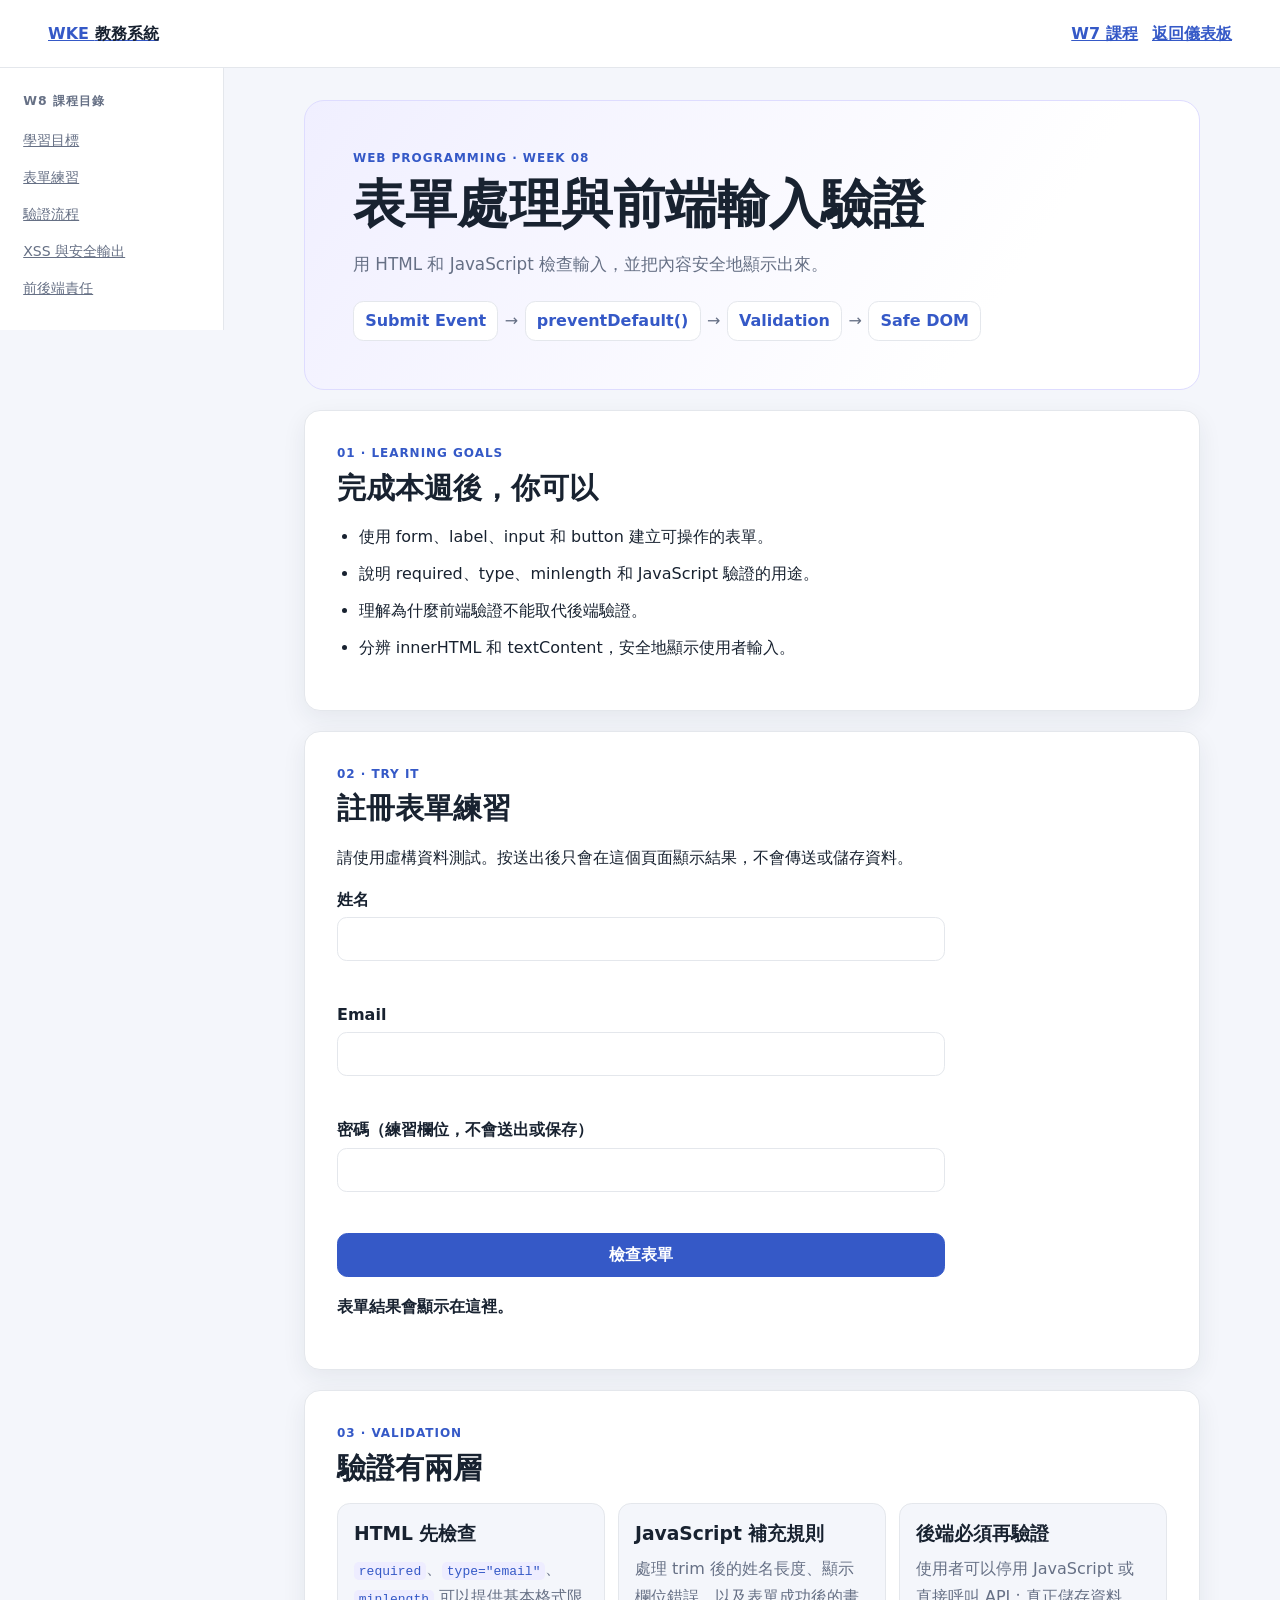
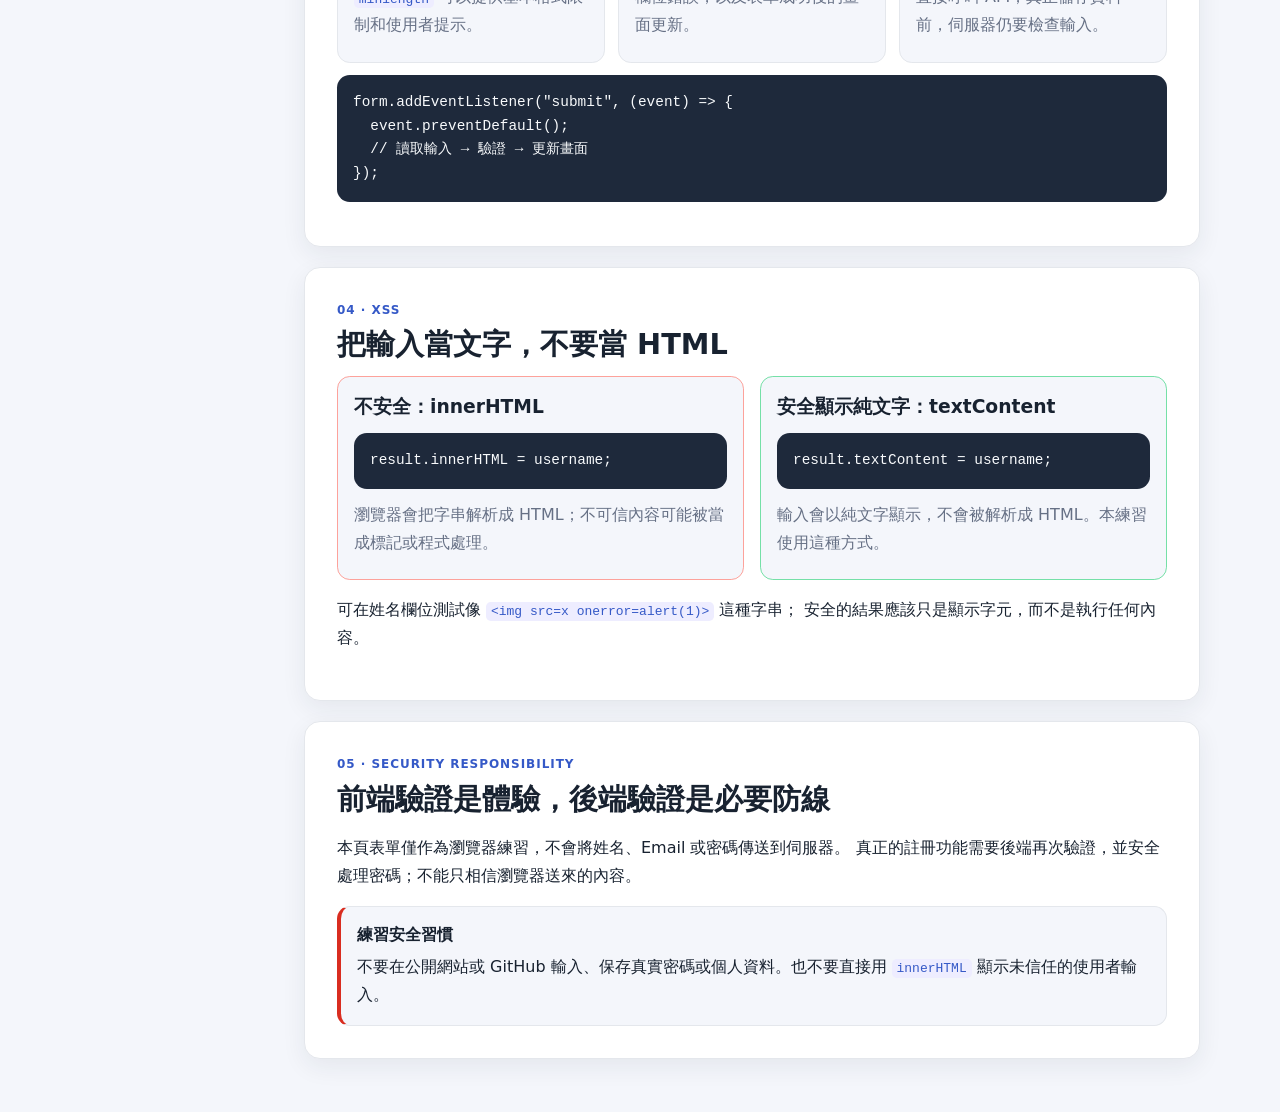
<file: public/w08.html>
<!doctype html>
<html lang="zh-Hant">
  <head>
    <meta charset="utf-8">
    <meta name="viewport" content="width=device-width, initial-scale=1">
    <base href="./">
    <meta
      name="description"
      content="W8 練習 HTML 表單、JavaScript 輸入驗證與安全顯示使用者文字。"
    >
    <title>W8 表單處理與輸入驗證</title>
    <link rel="stylesheet" href="css/style.css">
    <link rel="stylesheet" href="css/w05.css">
    <link rel="stylesheet" href="css/w08.css">
    <script src="js/w08.js" defer></script>
  </head>
  <body>
    <header class="lesson-topbar">
      <a class="lesson-brand" href="./" aria-label="返回 WKE 教務系統首頁">
        WKE <span>教務系統</span>
      </a>
      <nav class="lesson-page-links" aria-label="課程導覽">
        <a href="w07.html">W7 課程</a>
        <a href="./">返回儀表板</a>
      </nav>
    </header>

    <div class="lesson-layout">
      <nav class="lesson-toc" aria-label="W8 課程目錄">
        <p class="lesson-toc-title">W8 課程目錄</p>
        <a href="#goals">學習目標</a>
        <a href="#form">表單練習</a>
        <a href="#validation">驗證流程</a>
        <a href="#xss">XSS 與安全輸出</a>
        <a href="#security">前後端責任</a>
      </nav>

      <main class="lesson-content">
        <section class="lesson-hero" aria-labelledby="lessonTitle">
          <p class="eyebrow">WEB PROGRAMMING · WEEK 08</p>
          <h1 id="lessonTitle">表單處理與前端輸入驗證</h1>
          <p class="lesson-lead">
            用 HTML 和 JavaScript 檢查輸入，並把內容安全地顯示出來。
          </p>
          <div class="lesson-hero-flow" aria-label="本週核心流程">
            <span>Submit Event</span><span aria-hidden="true">→</span>
            <span>preventDefault()</span><span aria-hidden="true">→</span>
            <span>Validation</span><span aria-hidden="true">→</span>
            <span>Safe DOM</span>
          </div>
        </section>

        <section class="lesson-section" id="goals" aria-labelledby="goalsTitle">
          <p class="eyebrow">01 · LEARNING GOALS</p>
          <h2 id="goalsTitle">完成本週後，你可以</h2>
          <ul class="goal-list">
            <li>使用 form、label、input 和 button 建立可操作的表單。</li>
            <li>說明 required、type、minlength 和 JavaScript 驗證的用途。</li>
            <li>理解為什麼前端驗證不能取代後端驗證。</li>
            <li>分辨 innerHTML 和 textContent，安全地顯示使用者輸入。</li>
          </ul>
        </section>

        <section class="lesson-section" id="form" aria-labelledby="formTitle">
          <p class="eyebrow">02 · TRY IT</p>
          <h2 id="formTitle">註冊表單練習</h2>
          <p>
            請使用虛構資料測試。按送出後只會在這個頁面顯示結果，不會傳送或儲存資料。
          </p>
          <form class="registration-form" id="registerForm" novalidate>
            <div class="form-field">
              <label for="username">姓名</label>
              <input
                id="username"
                name="username"
                type="text"
                autocomplete="name"
                required
                minlength="2"
                aria-describedby="usernameError"
              >
              <small class="field-error" id="usernameError"></small>
            </div>
            <div class="form-field">
              <label for="email">Email</label>
              <input
                id="email"
                name="email"
                type="email"
                autocomplete="email"
                required
                aria-describedby="emailError"
              >
              <small class="field-error" id="emailError"></small>
            </div>
            <div class="form-field">
              <label for="password">密碼（練習欄位，不會送出或保存）</label>
              <input
                id="password"
                name="password"
                type="password"
                autocomplete="new-password"
                required
                minlength="8"
                aria-describedby="passwordError"
              >
              <small class="field-error" id="passwordError"></small>
            </div>
            <button class="practice-button" type="submit">檢查表單</button>
          </form>
          <p class="form-result" id="formResult" role="status" aria-live="polite">
            表單結果會顯示在這裡。
          </p>
        </section>

        <section class="lesson-section" id="validation" aria-labelledby="validationTitle">
          <p class="eyebrow">03 · VALIDATION</p>
          <h2 id="validationTitle">驗證有兩層</h2>
          <div class="role-grid">
            <article class="role-card">
              <h3>HTML 先檢查</h3>
              <p><code>required</code>、<code>type="email"</code>、<code>minlength</code> 可以提供基本格式限制和使用者提示。</p>
            </article>
            <article class="role-card">
              <h3>JavaScript 補充規則</h3>
              <p>處理 trim 後的姓名長度、顯示欄位錯誤，以及表單成功後的畫面更新。</p>
            </article>
            <article class="role-card">
              <h3>後端必須再驗證</h3>
              <p>使用者可以停用 JavaScript 或直接呼叫 API；真正儲存資料前，伺服器仍要檢查輸入。</p>
            </article>
          </div>
          <pre><code>form.addEventListener("submit", (event) => {
  event.preventDefault();
  // 讀取輸入 → 驗證 → 更新畫面
});</code></pre>
        </section>

        <section class="lesson-section" id="xss" aria-labelledby="xssTitle">
          <p class="eyebrow">04 · XSS</p>
          <h2 id="xssTitle">把輸入當文字，不要當 HTML</h2>
          <div class="compare-grid">
            <article class="role-card is-unsafe">
              <h3>不安全：innerHTML</h3>
              <pre><code>result.innerHTML = username;</code></pre>
              <p>瀏覽器會把字串解析成 HTML；不可信內容可能被當成標記或程式處理。</p>
            </article>
            <article class="role-card is-safe">
              <h3>安全顯示純文字：textContent</h3>
              <pre><code>result.textContent = username;</code></pre>
              <p>輸入會以純文字顯示，不會被解析成 HTML。本練習使用這種方式。</p>
            </article>
          </div>
          <p>
            可在姓名欄位測試像 <code>&lt;img src=x onerror=alert(1)&gt;</code> 這種字串；
            安全的結果應該只是顯示字元，而不是執行任何內容。
          </p>
        </section>

        <section class="lesson-section" id="security" aria-labelledby="securityTitle">
          <p class="eyebrow">05 · SECURITY RESPONSIBILITY</p>
          <h2 id="securityTitle">前端驗證是體驗，後端驗證是必要防線</h2>
          <p>
            本頁表單僅作為瀏覽器練習，不會將姓名、Email 或密碼傳送到伺服器。
            真正的註冊功能需要後端再次驗證，並安全處理密碼；不能只相信瀏覽器送來的內容。
          </p>
          <div class="note-panel w08-security-note">
            <strong>練習安全習慣</strong>
            <p>不要在公開網站或 GitHub 輸入、保存真實密碼或個人資料。也不要直接用 <code>innerHTML</code> 顯示未信任的使用者輸入。</p>
          </div>
        </section>
      </main>
    </div>
  </body>
</html>
</file>
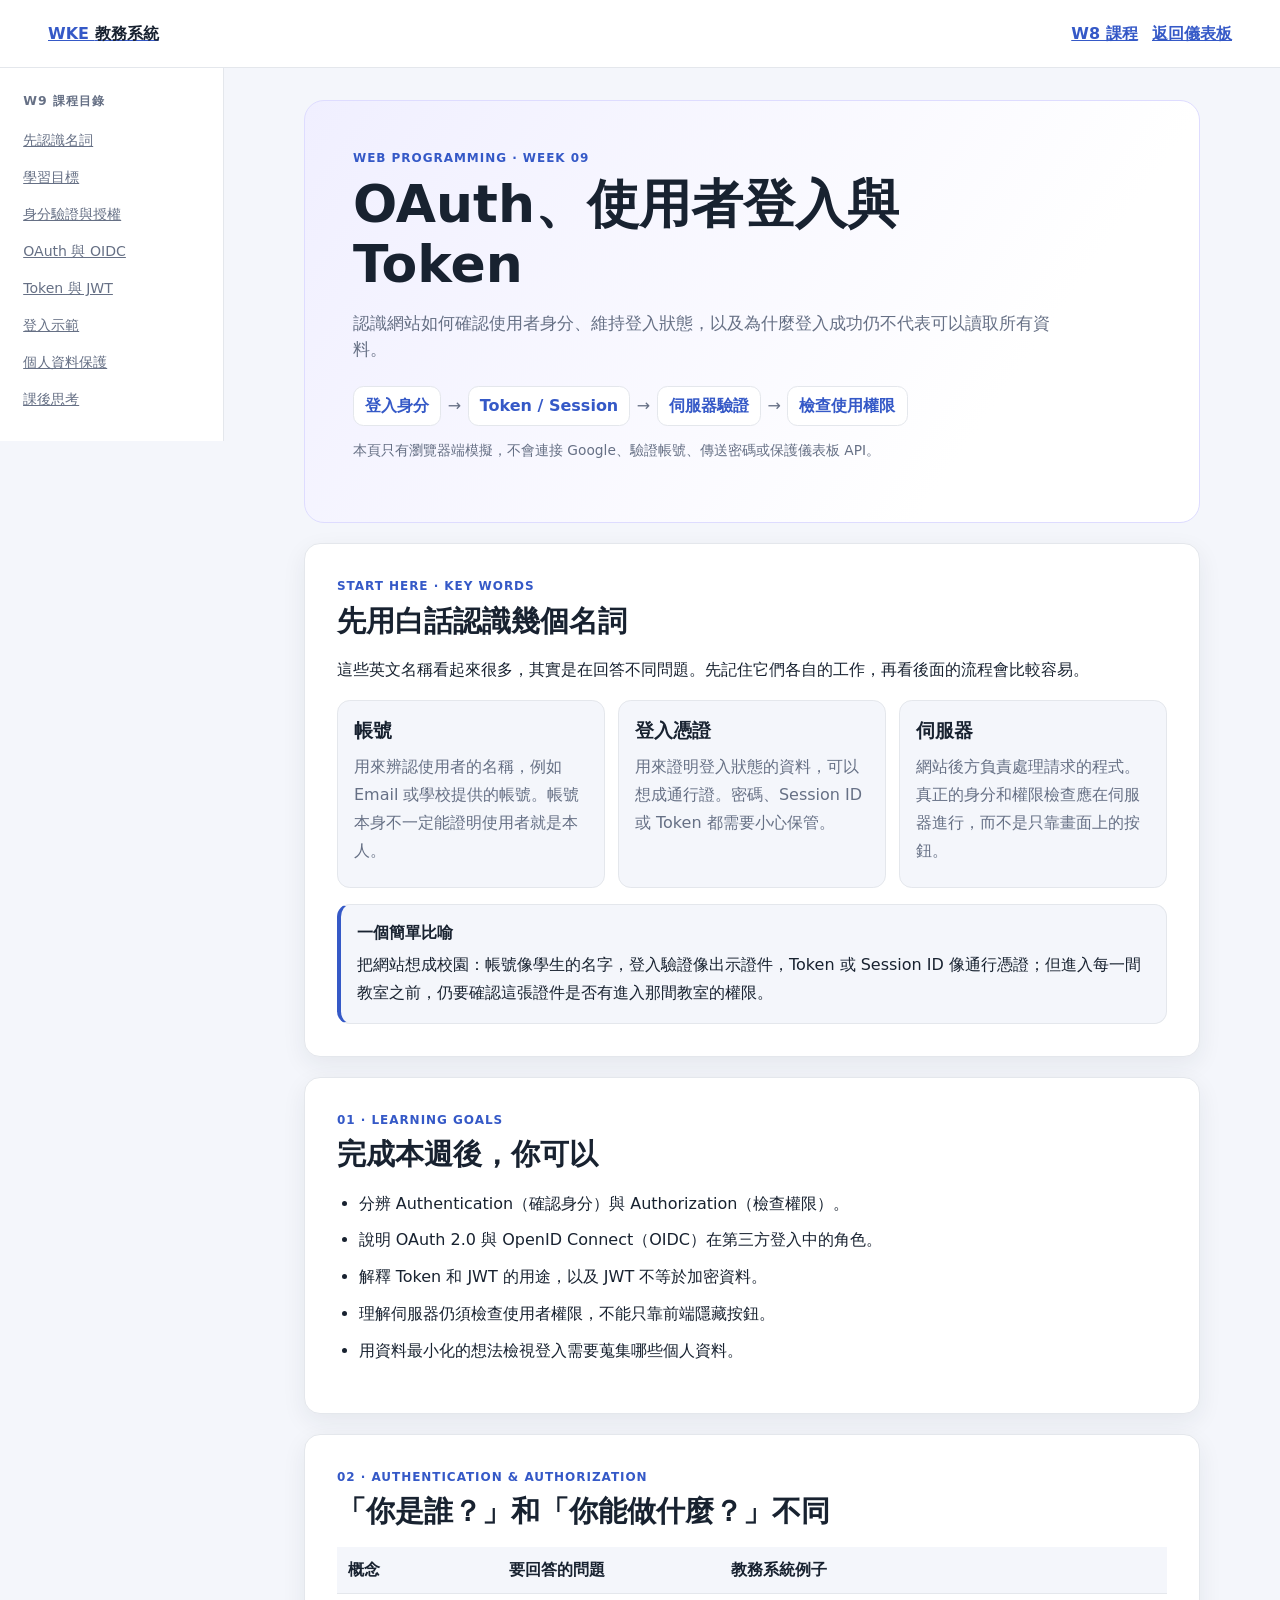
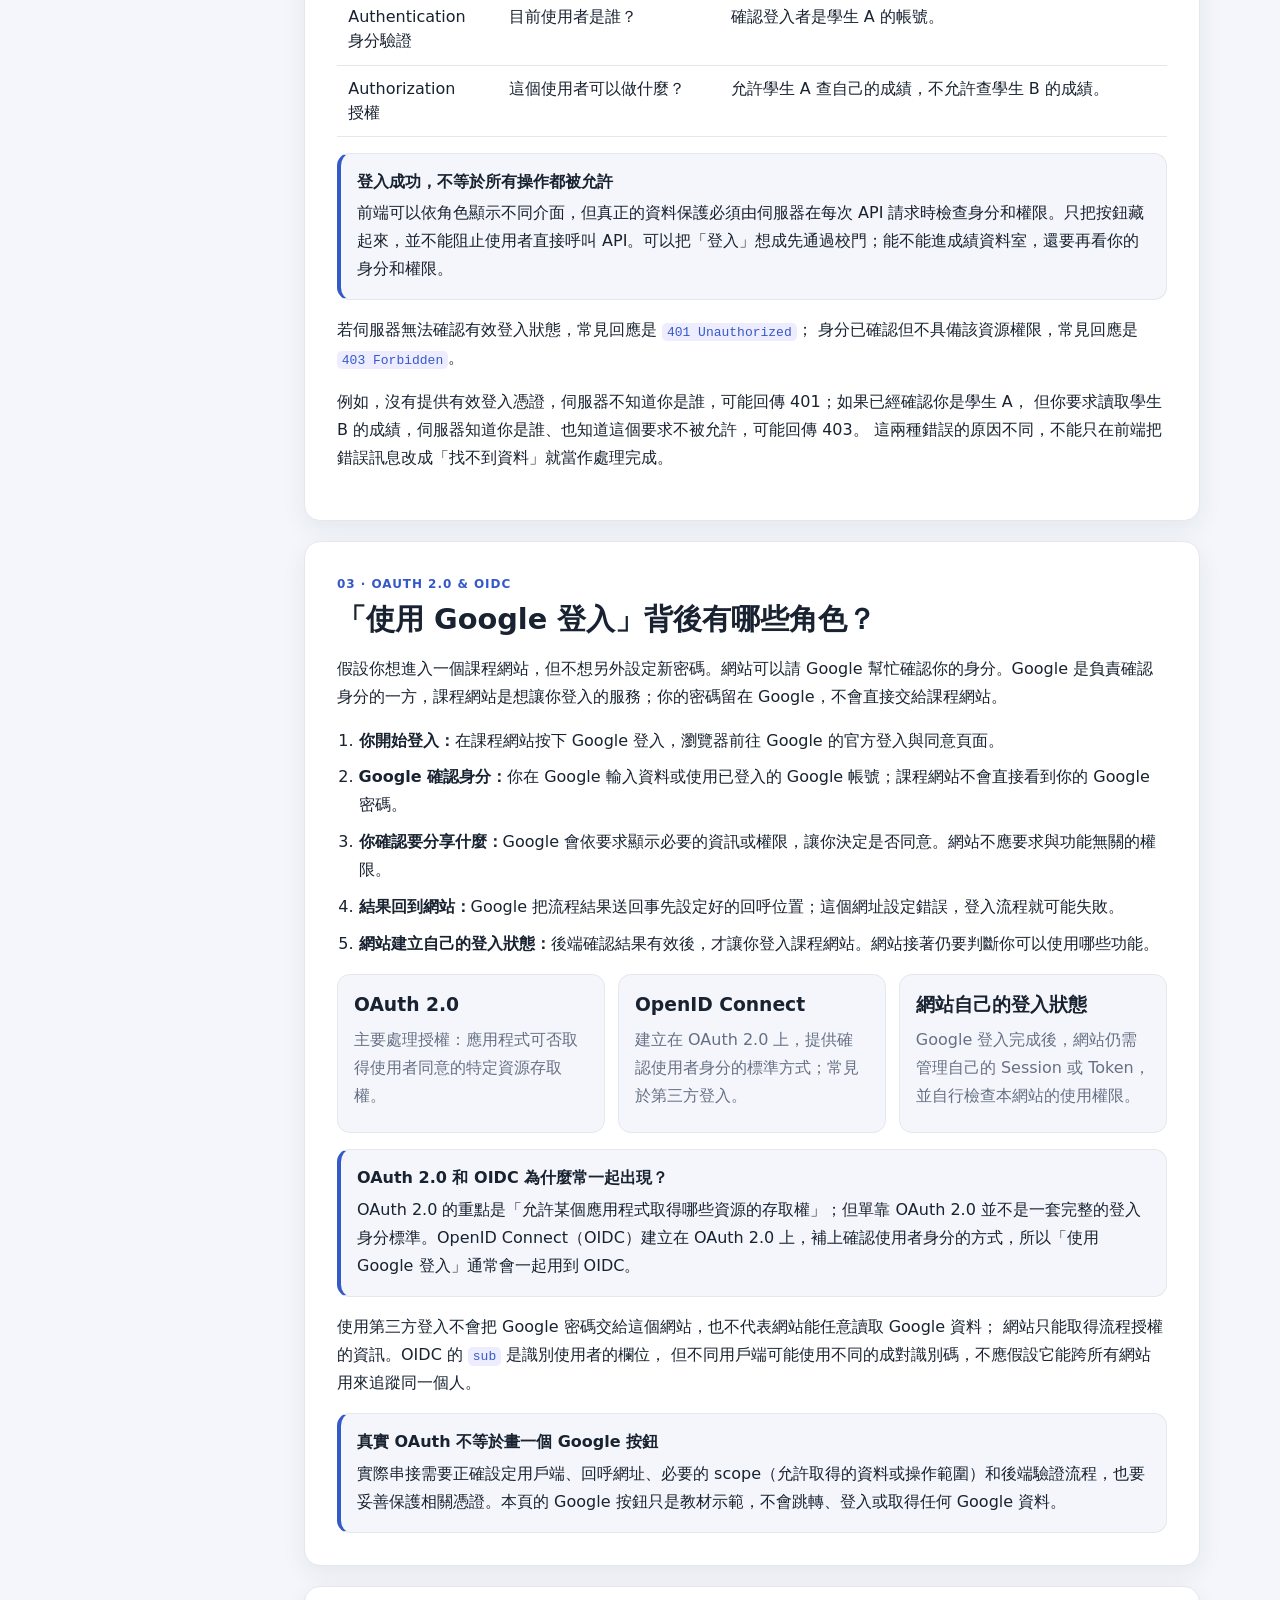
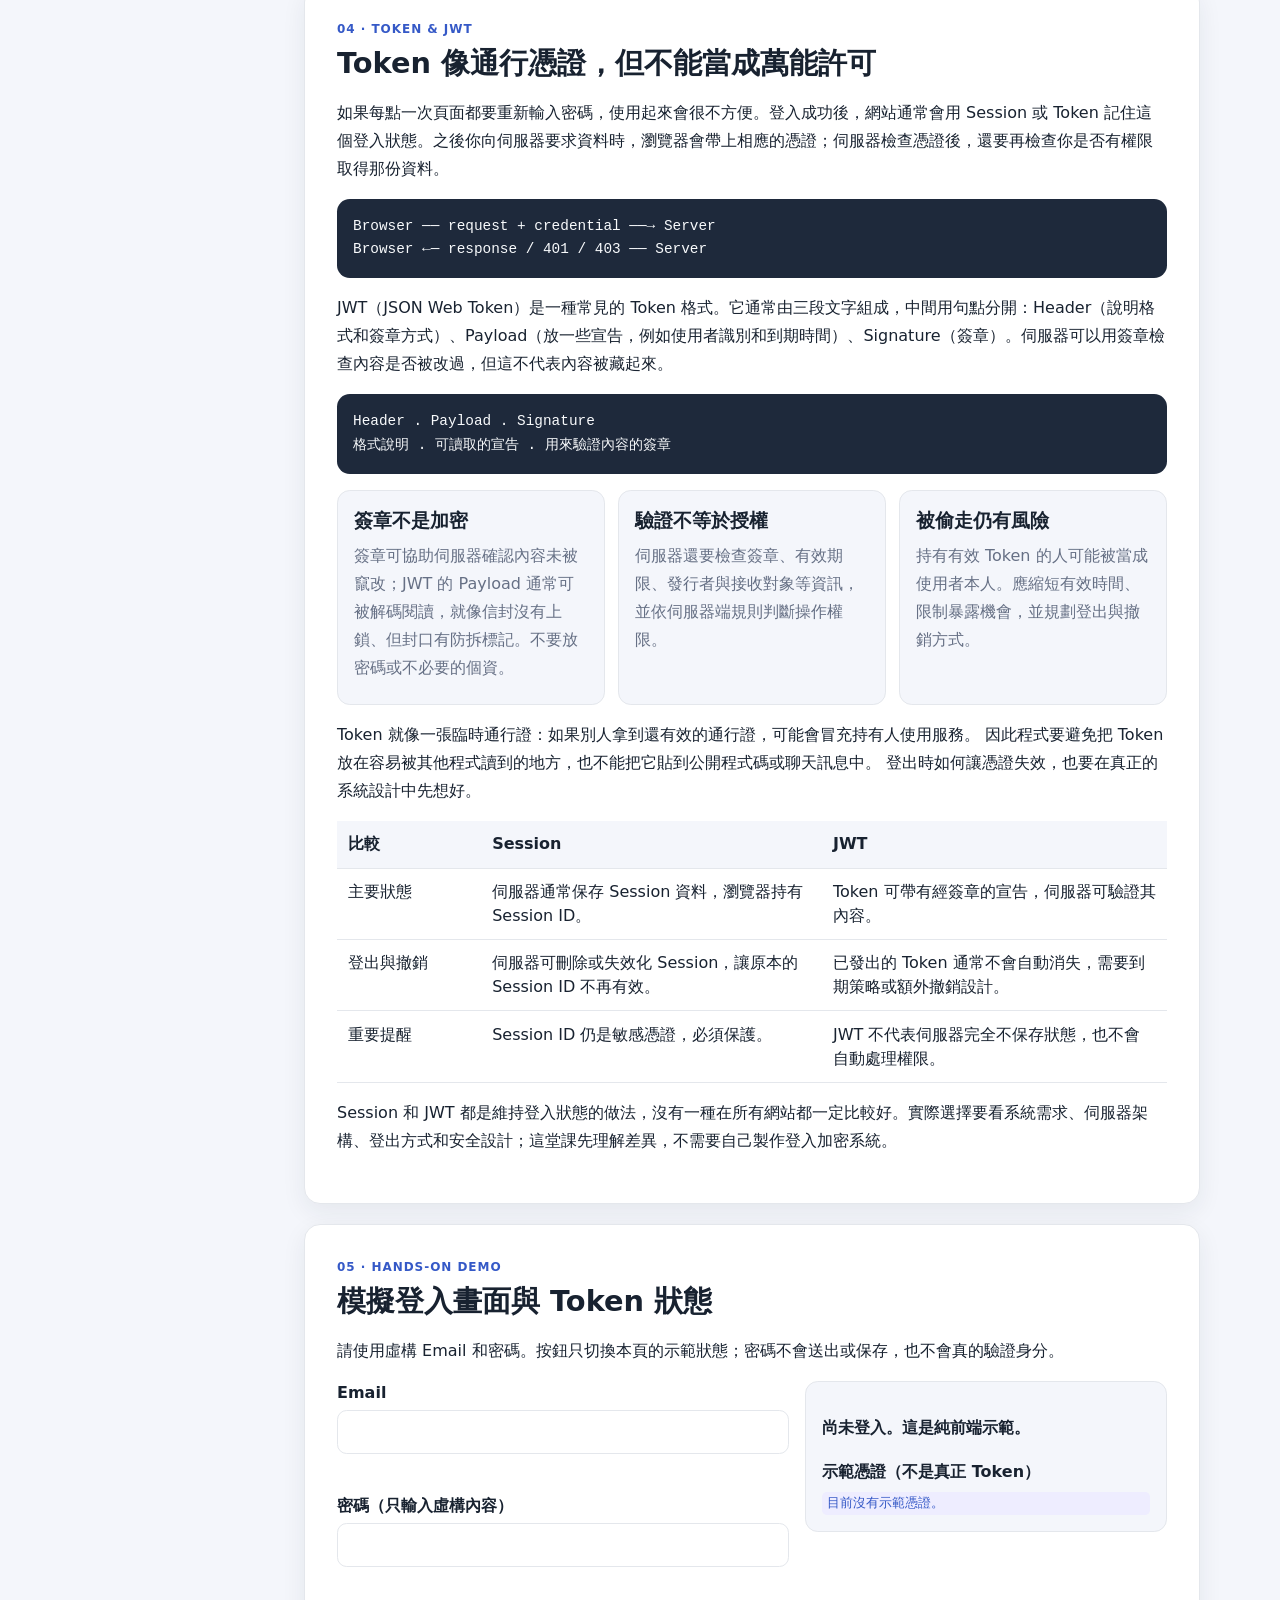
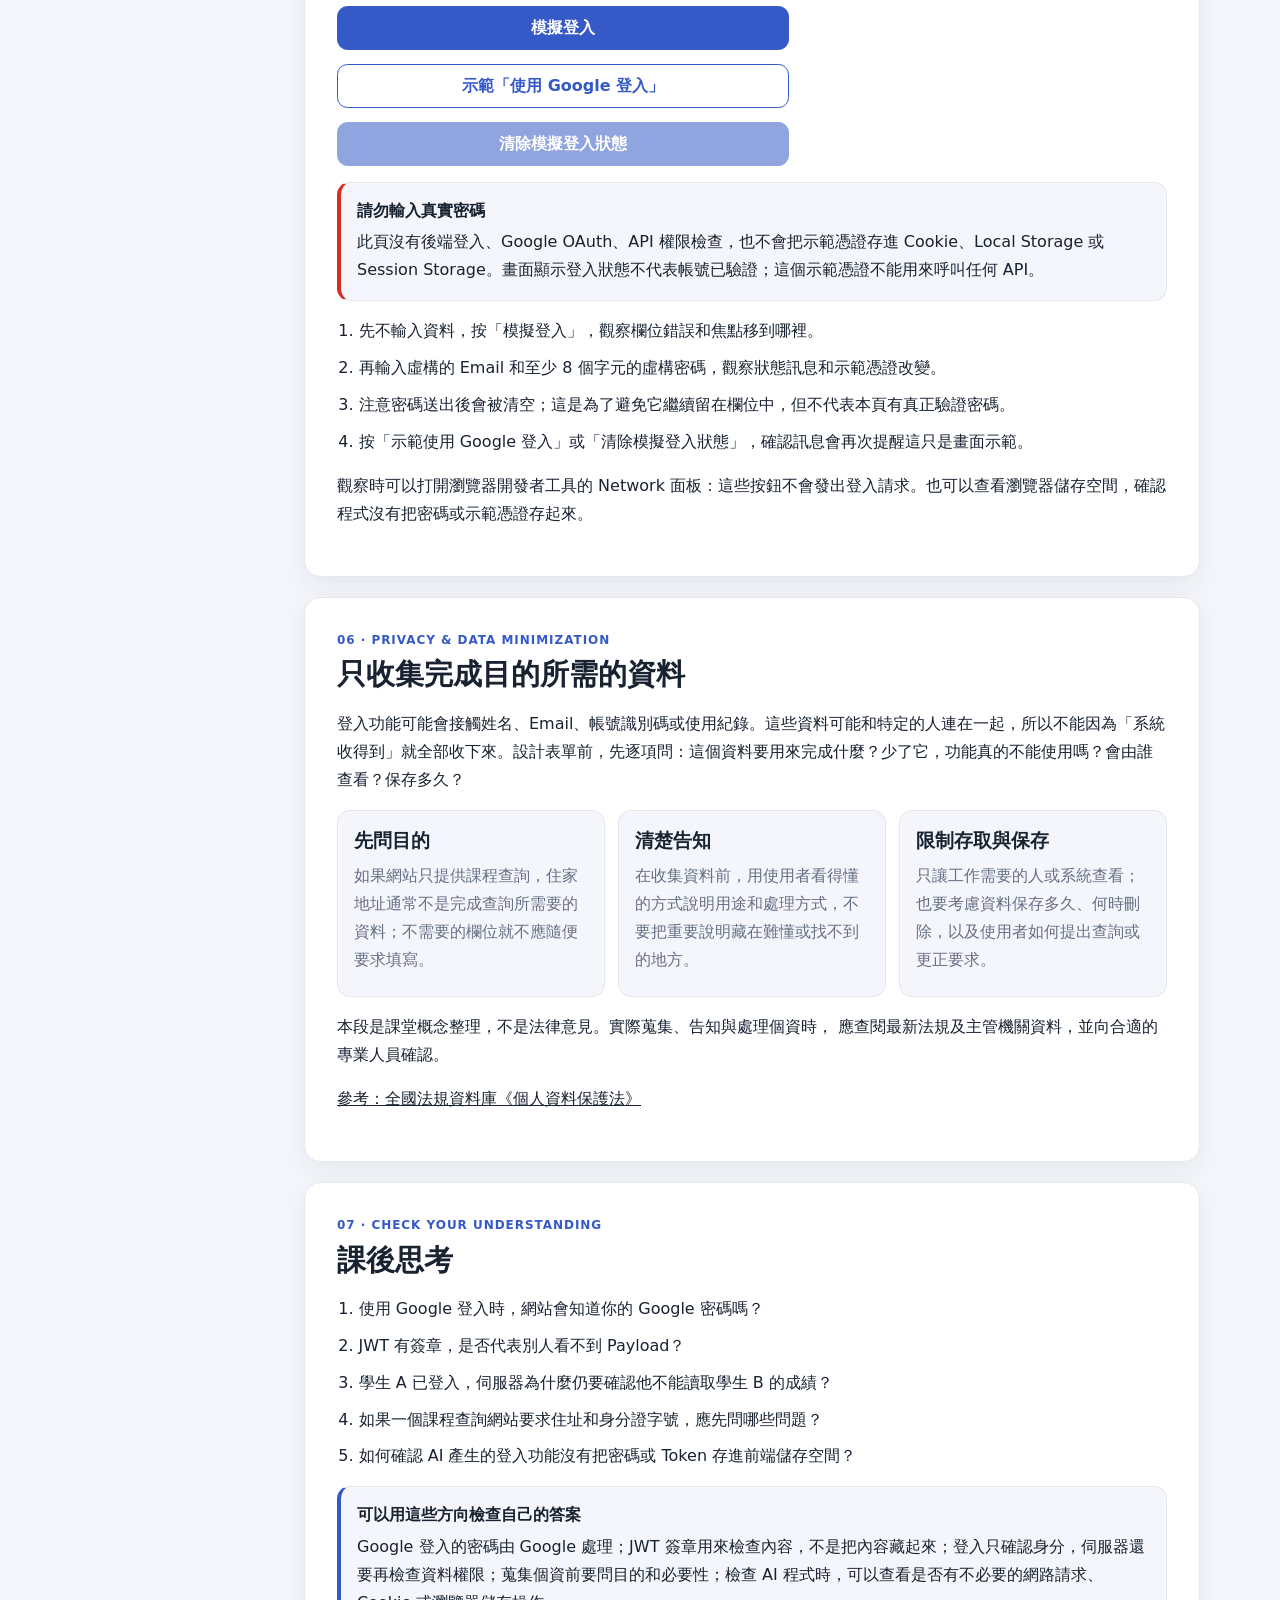
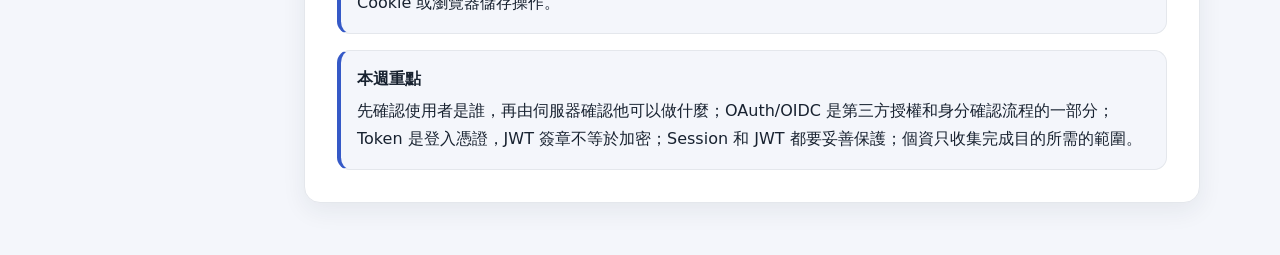
<file: public/w09.html>
<!doctype html>
<html lang="zh-Hant">
  <head>
    <meta charset="utf-8">
    <meta name="viewport" content="width=device-width, initial-scale=1">
    <base href="./">
    <meta
      name="description"
      content="W9 認識 OAuth 2.0、OpenID Connect、Token、JWT 與個人資料保護。"
    >
    <title>W9 OAuth、登入與 Token</title>
    <link rel="stylesheet" href="css/style.css">
    <link rel="stylesheet" href="css/w05.css">
    <link rel="stylesheet" href="css/w09.css">
    <script src="js/w09.js" defer></script>
  </head>
  <body>
    <header class="lesson-topbar">
      <a class="lesson-brand" href="./" aria-label="返回 WKE 教務系統首頁">
        WKE <span>教務系統</span>
      </a>
      <nav class="lesson-page-links" aria-label="課程導覽">
        <a href="w08.html">W8 課程</a>
        <a href="./">返回儀表板</a>
      </nav>
    </header>

    <div class="lesson-layout">
      <nav class="lesson-toc" aria-label="W9 課程目錄">
        <p class="lesson-toc-title">W9 課程目錄</p>
        <a href="#vocabulary">先認識名詞</a>
        <a href="#goals">學習目標</a>
        <a href="#auth">身分驗證與授權</a>
        <a href="#oauth">OAuth 與 OIDC</a>
        <a href="#token">Token 與 JWT</a>
        <a href="#practice">登入示範</a>
        <a href="#privacy">個人資料保護</a>
        <a href="#review">課後思考</a>
      </nav>

      <main class="lesson-content">
        <section class="lesson-hero" aria-labelledby="lessonTitle">
          <p class="eyebrow">WEB PROGRAMMING · WEEK 09</p>
          <h1 id="lessonTitle">OAuth、使用者登入與 Token</h1>
          <p class="lesson-lead">
            認識網站如何確認使用者身分、維持登入狀態，以及為什麼登入成功仍不代表可以讀取所有資料。
          </p>
          <div class="lesson-hero-flow" aria-label="本週核心流程">
            <span>登入身分</span><span aria-hidden="true">→</span>
            <span>Token / Session</span><span aria-hidden="true">→</span>
            <span>伺服器驗證</span><span aria-hidden="true">→</span>
            <span>檢查使用權限</span>
          </div>
          <p class="lesson-caption">
            本頁只有瀏覽器端模擬，不會連接 Google、驗證帳號、傳送密碼或保護儀表板 API。
          </p>
        </section>

        <section class="lesson-section" id="vocabulary" aria-labelledby="vocabularyTitle">
          <p class="eyebrow">START HERE · KEY WORDS</p>
          <h2 id="vocabularyTitle">先用白話認識幾個名詞</h2>
          <p>這些英文名稱看起來很多，其實是在回答不同問題。先記住它們各自的工作，再看後面的流程會比較容易。</p>
          <div class="role-grid">
            <article class="role-card">
              <h3>帳號</h3>
              <p>用來辨認使用者的名稱，例如 Email 或學校提供的帳號。帳號本身不一定能證明使用者就是本人。</p>
            </article>
            <article class="role-card">
              <h3>登入憑證</h3>
              <p>用來證明登入狀態的資料，可以想成通行證。密碼、Session ID 或 Token 都需要小心保管。</p>
            </article>
            <article class="role-card">
              <h3>伺服器</h3>
              <p>網站後方負責處理請求的程式。真正的身分和權限檢查應在伺服器進行，而不是只靠畫面上的按鈕。</p>
            </article>
          </div>
          <div class="note-panel">
            <strong>一個簡單比喻</strong>
            <p>把網站想成校園：帳號像學生的名字，登入驗證像出示證件，Token 或 Session ID 像通行憑證；但進入每一間教室之前，仍要確認這張證件是否有進入那間教室的權限。</p>
          </div>
        </section>

        <section class="lesson-section" id="goals" aria-labelledby="goalsTitle">
          <p class="eyebrow">01 · LEARNING GOALS</p>
          <h2 id="goalsTitle">完成本週後，你可以</h2>
          <ul class="goal-list">
            <li>分辨 Authentication（確認身分）與 Authorization（檢查權限）。</li>
            <li>說明 OAuth 2.0 與 OpenID Connect（OIDC）在第三方登入中的角色。</li>
            <li>解釋 Token 和 JWT 的用途，以及 JWT 不等於加密資料。</li>
            <li>理解伺服器仍須檢查使用者權限，不能只靠前端隱藏按鈕。</li>
            <li>用資料最小化的想法檢視登入需要蒐集哪些個人資料。</li>
          </ul>
        </section>

        <section class="lesson-section" id="auth" aria-labelledby="authTitle">
          <p class="eyebrow">02 · AUTHENTICATION &amp; AUTHORIZATION</p>
          <h2 id="authTitle">「你是誰？」和「你能做什麼？」不同</h2>
          <div class="table-wrap">
            <table>
              <thead>
                <tr><th>概念</th><th>要回答的問題</th><th>教務系統例子</th></tr>
              </thead>
              <tbody>
                <tr>
                  <td>Authentication<br>身分驗證</td>
                  <td>目前使用者是誰？</td>
                  <td>確認登入者是學生 A 的帳號。</td>
                </tr>
                <tr>
                  <td>Authorization<br>授權</td>
                  <td>這個使用者可以做什麼？</td>
                  <td>允許學生 A 查自己的成績，不允許查學生 B 的成績。</td>
                </tr>
              </tbody>
            </table>
          </div>
          <div class="note-panel">
            <strong>登入成功，不等於所有操作都被允許</strong>
            <p>前端可以依角色顯示不同介面，但真正的資料保護必須由伺服器在每次 API 請求時檢查身分和權限。只把按鈕藏起來，並不能阻止使用者直接呼叫 API。可以把「登入」想成先通過校門；能不能進成績資料室，還要再看你的身分和權限。</p>
          </div>
          <p>
            若伺服器無法確認有效登入狀態，常見回應是 <code>401 Unauthorized</code>；
            身分已確認但不具備該資源權限，常見回應是 <code>403 Forbidden</code>。
          </p>
          <p>
            例如，沒有提供有效登入憑證，伺服器不知道你是誰，可能回傳 401；如果已經確認你是學生 A，
            但你要求讀取學生 B 的成績，伺服器知道你是誰、也知道這個要求不被允許，可能回傳 403。
            這兩種錯誤的原因不同，不能只在前端把錯誤訊息改成「找不到資料」就當作處理完成。
          </p>
        </section>

        <section class="lesson-section" id="oauth" aria-labelledby="oauthTitle">
          <p class="eyebrow">03 · OAUTH 2.0 &amp; OIDC</p>
          <h2 id="oauthTitle">「使用 Google 登入」背後有哪些角色？</h2>
          <p>假設你想進入一個課程網站，但不想另外設定新密碼。網站可以請 Google 幫忙確認你的身分。Google 是負責確認身分的一方，課程網站是想讓你登入的服務；你的密碼留在 Google，不會直接交給課程網站。</p>
          <ol class="workflow-list">
            <li><strong>你開始登入：</strong>在課程網站按下 Google 登入，瀏覽器前往 Google 的官方登入與同意頁面。</li>
            <li><strong>Google 確認身分：</strong>你在 Google 輸入資料或使用已登入的 Google 帳號；課程網站不會直接看到你的 Google 密碼。</li>
            <li><strong>你確認要分享什麼：</strong>Google 會依要求顯示必要的資訊或權限，讓你決定是否同意。網站不應要求與功能無關的權限。</li>
            <li><strong>結果回到網站：</strong>Google 把流程結果送回事先設定好的回呼位置；這個網址設定錯誤，登入流程就可能失敗。</li>
            <li><strong>網站建立自己的登入狀態：</strong>後端確認結果有效後，才讓你登入課程網站。網站接著仍要判斷你可以使用哪些功能。</li>
          </ol>
          <div class="role-grid">
            <article class="role-card">
              <h3>OAuth 2.0</h3>
              <p>主要處理授權：應用程式可否取得使用者同意的特定資源存取權。</p>
            </article>
            <article class="role-card">
              <h3>OpenID Connect</h3>
              <p>建立在 OAuth 2.0 上，提供確認使用者身分的標準方式；常見於第三方登入。</p>
            </article>
            <article class="role-card">
              <h3>網站自己的登入狀態</h3>
              <p>Google 登入完成後，網站仍需管理自己的 Session 或 Token，並自行檢查本網站的使用權限。</p>
            </article>
          </div>
          <div class="note-panel">
            <strong>OAuth 2.0 和 OIDC 為什麼常一起出現？</strong>
            <p>OAuth 2.0 的重點是「允許某個應用程式取得哪些資源的存取權」；但單靠 OAuth 2.0 並不是一套完整的登入身分標準。OpenID Connect（OIDC）建立在 OAuth 2.0 上，補上確認使用者身分的方式，所以「使用 Google 登入」通常會一起用到 OIDC。</p>
          </div>
          <p>
            使用第三方登入不會把 Google 密碼交給這個網站，也不代表網站能任意讀取 Google 資料；
            網站只能取得流程授權的資訊。OIDC 的 <code>sub</code> 是識別使用者的欄位，
            但不同用戶端可能使用不同的成對識別碼，不應假設它能跨所有網站用來追蹤同一個人。
          </p>
          <div class="note-panel">
            <strong>真實 OAuth 不等於畫一個 Google 按鈕</strong>
            <p>實際串接需要正確設定用戶端、回呼網址、必要的 scope（允許取得的資料或操作範圍）和後端驗證流程，也要妥善保護相關憑證。本頁的 Google 按鈕只是教材示範，不會跳轉、登入或取得任何 Google 資料。</p>
          </div>
        </section>

        <section class="lesson-section" id="token" aria-labelledby="tokenTitle">
          <p class="eyebrow">04 · TOKEN &amp; JWT</p>
          <h2 id="tokenTitle">Token 像通行憑證，但不能當成萬能許可</h2>
          <p>如果每點一次頁面都要重新輸入密碼，使用起來會很不方便。登入成功後，網站通常會用 Session 或 Token 記住這個登入狀態。之後你向伺服器要求資料時，瀏覽器會帶上相應的憑證；伺服器檢查憑證後，還要再檢查你是否有權限取得那份資料。</p>
          <pre><code>Browser ── request + credential ──→ Server
Browser ←─ response / 401 / 403 ── Server</code></pre>
          <p>JWT（JSON Web Token）是一種常見的 Token 格式。它通常由三段文字組成，中間用句點分開：Header（說明格式和簽章方式）、Payload（放一些宣告，例如使用者識別和到期時間）、Signature（簽章）。伺服器可以用簽章檢查內容是否被改過，但這不代表內容被藏起來。</p>
          <pre><code>Header . Payload . Signature
格式說明 . 可讀取的宣告 . 用來驗證內容的簽章</code></pre>
          <div class="role-grid">
            <article class="role-card">
              <h3>簽章不是加密</h3>
              <p>簽章可協助伺服器確認內容未被竄改；JWT 的 Payload 通常可被解碼閱讀，就像信封沒有上鎖、但封口有防拆標記。不要放密碼或不必要的個資。</p>
            </article>
            <article class="role-card">
              <h3>驗證不等於授權</h3>
              <p>伺服器還要檢查簽章、有效期限、發行者與接收對象等資訊，並依伺服器端規則判斷操作權限。</p>
            </article>
            <article class="role-card">
              <h3>被偷走仍有風險</h3>
              <p>持有有效 Token 的人可能被當成使用者本人。應縮短有效時間、限制暴露機會，並規劃登出與撤銷方式。</p>
            </article>
          </div>
          <p>
            Token 就像一張臨時通行證：如果別人拿到還有效的通行證，可能會冒充持有人使用服務。
            因此程式要避免把 Token 放在容易被其他程式讀到的地方，也不能把它貼到公開程式碼或聊天訊息中。
            登出時如何讓憑證失效，也要在真正的系統設計中先想好。
          </p>
          <div class="table-wrap">
            <table>
              <thead>
                <tr><th>比較</th><th>Session</th><th>JWT</th></tr>
              </thead>
              <tbody>
                <tr><td>主要狀態</td><td>伺服器通常保存 Session 資料，瀏覽器持有 Session ID。</td><td>Token 可帶有經簽章的宣告，伺服器可驗證其內容。</td></tr>
                <tr><td>登出與撤銷</td><td>伺服器可刪除或失效化 Session，讓原本的 Session ID 不再有效。</td><td>已發出的 Token 通常不會自動消失，需要到期策略或額外撤銷設計。</td></tr>
                <tr><td>重要提醒</td><td>Session ID 仍是敏感憑證，必須保護。</td><td>JWT 不代表伺服器完全不保存狀態，也不會自動處理權限。</td></tr>
              </tbody>
            </table>
          </div>
          <p>Session 和 JWT 都是維持登入狀態的做法，沒有一種在所有網站都一定比較好。實際選擇要看系統需求、伺服器架構、登出方式和安全設計；這堂課先理解差異，不需要自己製作登入加密系統。</p>
        </section>

        <section class="lesson-section" id="practice" aria-labelledby="practiceTitle">
          <p class="eyebrow">05 · HANDS-ON DEMO</p>
          <h2 id="practiceTitle">模擬登入畫面與 Token 狀態</h2>
          <p>請使用虛構 Email 和密碼。按鈕只切換本頁的示範狀態；密碼不會送出或保存，也不會真的驗證身分。</p>
          <div class="w09-demo">
            <form class="w09-form" id="demoLoginForm" novalidate>
              <div class="w09-field">
                <label for="demoEmail">Email</label>
                <input
                  id="demoEmail"
                  name="email"
                  type="email"
                  autocomplete="off"
                  required
                  aria-describedby="demoEmailError"
                >
                <small class="w09-field-error" id="demoEmailError"></small>
              </div>
              <div class="w09-field">
                <label for="demoPassword">密碼（只輸入虛構內容）</label>
                <input
                  id="demoPassword"
                  name="password"
                  type="password"
                  autocomplete="new-password"
                  required
                  minlength="8"
                  aria-describedby="demoPasswordError"
                >
                <small class="w09-field-error" id="demoPasswordError"></small>
              </div>
              <button class="practice-button" type="submit">模擬登入</button>
              <button class="practice-button w09-google-button" id="googleDemoButton" type="button">
                示範「使用 Google 登入」
              </button>
              <button class="practice-button w09-logout-button" id="demoLogoutButton" type="button" disabled>
                清除模擬登入狀態
              </button>
            </form>
            <div class="w09-demo-result">
              <p class="w09-status" id="demoLoginStatus" role="status" aria-live="polite">
                尚未登入。這是純前端示範。
              </p>
              <p class="w09-token-label">示範憑證（不是真正 Token）</p>
              <code class="w09-token" id="demoToken">目前沒有示範憑證。</code>
            </div>
          </div>
          <div class="note-panel w09-demo-warning">
            <strong>請勿輸入真實密碼</strong>
            <p>此頁沒有後端登入、Google OAuth、API 權限檢查，也不會把示範憑證存進 Cookie、Local Storage 或 Session Storage。畫面顯示登入狀態不代表帳號已驗證；這個示範憑證不能用來呼叫任何 API。</p>
          </div>
          <ol class="workflow-list">
            <li>先不輸入資料，按「模擬登入」，觀察欄位錯誤和焦點移到哪裡。</li>
            <li>再輸入虛構的 Email 和至少 8 個字元的虛構密碼，觀察狀態訊息和示範憑證改變。</li>
            <li>注意密碼送出後會被清空；這是為了避免它繼續留在欄位中，但不代表本頁有真正驗證密碼。</li>
            <li>按「示範使用 Google 登入」或「清除模擬登入狀態」，確認訊息會再次提醒這只是畫面示範。</li>
          </ol>
          <p>觀察時可以打開瀏覽器開發者工具的 Network 面板：這些按鈕不會發出登入請求。也可以查看瀏覽器儲存空間，確認程式沒有把密碼或示範憑證存起來。</p>
        </section>

        <section class="lesson-section" id="privacy" aria-labelledby="privacyTitle">
          <p class="eyebrow">06 · PRIVACY &amp; DATA MINIMIZATION</p>
          <h2 id="privacyTitle">只收集完成目的所需的資料</h2>
          <p>登入功能可能會接觸姓名、Email、帳號識別碼或使用紀錄。這些資料可能和特定的人連在一起，所以不能因為「系統收得到」就全部收下來。設計表單前，先逐項問：這個資料要用來完成什麼？少了它，功能真的不能使用嗎？會由誰查看？保存多久？</p>
          <div class="role-grid">
            <article class="role-card">
              <h3>先問目的</h3>
              <p>如果網站只提供課程查詢，住家地址通常不是完成查詢所需要的資料；不需要的欄位就不應隨便要求填寫。</p>
            </article>
            <article class="role-card">
              <h3>清楚告知</h3>
              <p>在收集資料前，用使用者看得懂的方式說明用途和處理方式，不要把重要說明藏在難懂或找不到的地方。</p>
            </article>
            <article class="role-card">
              <h3>限制存取與保存</h3>
              <p>只讓工作需要的人或系統查看；也要考慮資料保存多久、何時刪除，以及使用者如何提出查詢或更正要求。</p>
            </article>
          </div>
          <p>
            本段是課堂概念整理，不是法律意見。實際蒐集、告知與處理個資時，
            應查閱最新法規及主管機關資料，並向合適的專業人員確認。
          </p>
          <p class="lesson-action">
            <a href="https://law.moj.gov.tw/LawClass/LawAll.aspx?PCode=I0050021" target="_blank" rel="noreferrer">
              參考：全國法規資料庫《個人資料保護法》
            </a>
          </p>
        </section>

        <section class="lesson-section" id="review" aria-labelledby="reviewTitle">
          <p class="eyebrow">07 · CHECK YOUR UNDERSTANDING</p>
          <h2 id="reviewTitle">課後思考</h2>
          <ol class="workflow-list">
            <li>使用 Google 登入時，網站會知道你的 Google 密碼嗎？</li>
            <li>JWT 有簽章，是否代表別人看不到 Payload？</li>
            <li>學生 A 已登入，伺服器為什麼仍要確認他不能讀取學生 B 的成績？</li>
            <li>如果一個課程查詢網站要求住址和身分證字號，應先問哪些問題？</li>
            <li>如何確認 AI 產生的登入功能沒有把密碼或 Token 存進前端儲存空間？</li>
          </ol>
          <div class="note-panel">
            <strong>可以用這些方向檢查自己的答案</strong>
            <p>Google 登入的密碼由 Google 處理；JWT 簽章用來檢查內容，不是把內容藏起來；登入只確認身分，伺服器還要再檢查資料權限；蒐集個資前要問目的和必要性；檢查 AI 程式時，可以查看是否有不必要的網路請求、Cookie 或瀏覽器儲存操作。</p>
          </div>
          <div class="note-panel">
            <strong>本週重點</strong>
            <p>先確認使用者是誰，再由伺服器確認他可以做什麼；OAuth/OIDC 是第三方授權和身分確認流程的一部分；Token 是登入憑證，JWT 簽章不等於加密；Session 和 JWT 都要妥善保護；個資只收集完成目的所需的範圍。</p>
          </div>
        </section>
      </main>
    </div>
  </body>
</html>
</file>
<file: public/css/style.css>
:root {
  color-scheme: light;
  font-family: system-ui, -apple-system, "Segoe UI", sans-serif;
  line-height: 1.5;
  --color-page: #f4f6fb;
  --color-surface: #ffffff;
  --color-text: #182230;
  --color-muted: #667085;
  --color-accent: #3559c7;
  --color-border: #e4e7ec;
  --radius-card: 1rem;
  --space-page: 1rem;
}

*,
*::before,
*::after {
  box-sizing: border-box;
}

body {
  min-width: 320px;
  min-height: 100vh;
  margin: 0;
  background: var(--color-page);
  color: var(--color-text);
}

button,
a {
  font: inherit;
}

button {
  cursor: pointer;
}

a {
  color: inherit;
}

.app-shell {
  min-height: 100vh;
  display: grid;
  grid-template-rows: auto 1fr auto;
}

.topbar {
  display: flex;
  align-items: center;
  justify-content: space-between;
  gap: 1rem;
  padding: 0.875rem var(--space-page);
  background: var(--color-surface);
  border-bottom: 1px solid var(--color-border);
}

.brand {
  color: var(--color-accent);
  font-weight: 700;
  text-decoration: none;
}

.topbar-actions {
  display: flex;
  flex-wrap: wrap;
  justify-content: flex-end;
  gap: 0.5rem;
}

.topbar-actions button,
.nav-button {
  min-height: 2.75rem;
  padding: 0.55rem 0.8rem;
  border: 1px solid var(--color-border);
  border-radius: 0.65rem;
  background: var(--color-surface);
  color: var(--color-text);
}

.page-layout {
  display: grid;
  grid-template-columns: minmax(0, 1fr);
  align-content: start;
  gap: 1rem;
  padding: var(--space-page);
}

.sidebar,
.main-content,
.card {
  min-width: 0;
  border: 1px solid var(--color-border);
  border-radius: var(--radius-card);
  background: var(--color-surface);
}

.sidebar {
  padding: 1rem;
}

.sidebar-title {
  margin: 0 0 0.75rem;
  font-size: 1rem;
}

#sidebar-nav {
  display: flex;
  flex-wrap: wrap;
  gap: 0.5rem;
}

.nav-button {
  text-align: left;
}

.nav-button.is-active {
  border-color: var(--color-accent);
  background: var(--color-accent);
  color: #ffffff;
}

.main-content {
  padding: 1rem;
}

.page-heading {
  margin-bottom: 1.25rem;
}

.page-heading h1 {
  margin: 0.2rem 0;
}

.page-heading p,
.card p,
.footer,
.status-message {
  color: var(--color-muted);
}

.w05-course-link {
  display: inline-flex;
  margin-top: 0.5rem;
  color: var(--color-accent);
  font-weight: 700;
  text-decoration: none;
}

.w05-course-link:hover {
  text-decoration: underline;
}

.course-links {
  display: flex;
  flex-wrap: wrap;
  gap: 0.35rem 1rem;
}

.card-action {
  min-height: 2.5rem;
  padding: 0.45rem 0.7rem;
  border: 1px solid var(--color-border);
  border-radius: 0.6rem;
  background: var(--color-surface);
  color: var(--color-accent);
  font-weight: 700;
}

.card-action:hover {
  border-color: var(--color-accent);
}

.object-table {
  width: 100%;
  border-collapse: collapse;
}

.object-table th,
.object-table td {
  padding: 0.7rem;
  border-bottom: 1px solid var(--color-border);
  text-align: left;
  vertical-align: top;
}

.object-table th {
  color: var(--color-muted);
  font-size: 0.875rem;
}

.table-scroll {
  max-width: 100%;
  overflow-x: auto;
}

.eyebrow {
  margin: 0;
  color: var(--color-accent);
  font-size: 0.75rem;
  font-weight: 700;
  letter-spacing: 0.08em;
}

.card-grid {
  display: grid;
  grid-template-columns: repeat(auto-fit, minmax(min(100%, 14rem), 1fr));
  gap: 1rem;
}

.card {
  padding: 1rem;
}

.card h2 {
  margin-top: 0;
  font-size: 1.1rem;
}

.card-value {
  color: var(--color-accent) !important;
  font-size: 1.35rem;
  font-weight: 700;
}

.footer {
  padding: 1rem var(--space-page);
  text-align: center;
}

button:focus-visible,
a:focus-visible {
  outline: 3px solid var(--color-accent);
  outline-offset: 2px;
}

.theme-dark {
  color-scheme: dark;
  --color-page: #111827;
  --color-surface: #1f2937;
  --color-text: #f3f4f6;
  --color-muted: #c0c8d4;
  --color-accent: #9bb3ff;
  --color-border: #374151;
}

.theme-dark .nav-button.is-active {
  color: #111827;
}

@media (min-width: 48rem) {
  :root {
    --space-page: 1.5rem;
  }

  .page-layout {
    grid-template-columns: 14rem minmax(0, 1fr);
    gap: 1.5rem;
  }

  #sidebar-nav {
    flex-direction: column;
  }

  .main-content {
    padding: 1.5rem;
  }
}

@media (min-width: 75rem) {
  .page-layout {
    width: min(100%, 90rem);
    margin-inline: auto;
  }
}
</file>
<file: public/css/w05.css>
:root {
  --color-accent-soft: #eeedff;
  --color-shadow: rgb(30 41 59 / 7%);
}

.theme-dark {
  --color-accent-soft: #302d57;
  --color-shadow: rgb(0 0 0 / 18%);
}

.lesson-topbar {
  position: sticky;
  z-index: 5;
  top: 0;
  display: flex;
  min-height: 4.25rem;
  align-items: center;
  justify-content: space-between;
  gap: 1rem;
  padding: 0.75rem clamp(1rem, 4vw, 3rem);
  border-bottom: 1px solid var(--color-border);
  background: var(--color-surface);
}

.lesson-brand {
  color: var(--color-accent);
  font-weight: 800;
}

.lesson-brand span {
  color: var(--color-text);
  font-weight: 650;
}

.lesson-home-link {
  color: var(--color-accent);
  font-weight: 700;
}

.lesson-page-links {
  display: flex;
  flex-wrap: wrap;
  gap: 0.9rem;
}

.lesson-page-links a {
  color: var(--color-accent);
  font-weight: 700;
}

.lesson-layout {
  display: grid;
  width: min(100%, 90rem);
  margin-inline: auto;
}

.lesson-toc {
  display: flex;
  gap: 0.35rem;
  overflow-x: auto;
  padding: 0.7rem 1rem;
  border-bottom: 1px solid var(--color-border);
  background: var(--color-surface);
  white-space: nowrap;
}

.lesson-toc-title {
  display: none;
}

.lesson-toc a {
  padding: 0.4rem 0.65rem;
  border-radius: 0.5rem;
  color: var(--color-muted);
  font-size: 0.88rem;
}

.lesson-toc a:hover,
.lesson-toc a:focus-visible {
  background: var(--color-accent-soft);
  color: var(--color-accent);
}

.lesson-content {
  width: min(100%, 62rem);
  margin-inline: auto;
  padding: 1.25rem 1rem 3rem;
}

.lesson-hero {
  padding: clamp(1.25rem, 5vw, 3rem);
  border: 1px solid #dedcff;
  border-radius: 1.25rem;
  background: linear-gradient(125deg, #f0efff, #ffffff 76%);
}

.lesson-hero h1 {
  max-width: 45rem;
  margin: 0.5rem 0;
  font-size: clamp(2rem, 6vw, 3.25rem);
  line-height: 1.15;
}

.lesson-lead {
  max-width: 44rem;
  color: var(--color-muted);
  font-size: 1.05rem;
}

.lesson-hero-flow {
  display: flex;
  flex-wrap: wrap;
  align-items: center;
  gap: 0.4rem;
  margin-top: 1.5rem;
}

.lesson-hero-flow span:nth-child(odd) {
  padding: 0.45rem 0.7rem;
  border: 1px solid var(--color-border);
  border-radius: 0.65rem;
  background: var(--color-surface);
  color: var(--color-accent);
  font-weight: 750;
}

.lesson-hero-flow span:nth-child(even) {
  color: var(--color-muted);
}

.lesson-section {
  scroll-margin-top: 5.5rem;
  margin-top: 1.25rem;
  padding: clamp(1.15rem, 4vw, 2rem);
  border: 1px solid var(--color-border);
  border-radius: 1rem;
  background: var(--color-surface);
  box-shadow: 0 0.5rem 1.5rem var(--color-shadow);
}

.lesson-section h2 {
  margin: 0.35rem 0 0.75rem;
  font-size: clamp(1.35rem, 3.5vw, 1.8rem);
  line-height: 1.3;
}

.lesson-section p,
.lesson-section li {
  line-height: 1.75;
}

.goal-list,
.debug-list,
.workflow-list {
  display: grid;
  gap: 0.55rem;
  padding-left: 1.35rem;
}

.role-grid {
  display: grid;
  grid-template-columns: repeat(auto-fit, minmax(min(100%, 14rem), 1fr));
  gap: 0.8rem;
  margin-top: 1rem;
}

.role-card,
.review-panel,
.note-panel {
  padding: 1rem;
  border: 1px solid var(--color-border);
  border-radius: 0.8rem;
  background: var(--color-page);
}

.role-card h3,
.review-panel h3 {
  margin: 0 0 0.45rem;
}

.role-card p {
  margin: 0.4rem 0;
  color: var(--color-muted);
  overflow-wrap: anywhere;
}

.note-panel {
  margin-top: 1rem;
  border-left: 4px solid var(--color-accent);
}

.note-panel p {
  margin: 0.35rem 0 0;
}

.flow-card {
  display: flex;
  flex-wrap: wrap;
  align-items: center;
  justify-content: center;
  gap: 0.6rem;
  margin: 1rem 0;
  padding: 1rem;
  border-radius: 0.8rem;
  background: var(--color-page);
}

.flow-card > div {
  display: grid;
  gap: 0.2rem;
  min-width: 8rem;
  text-align: center;
}

.flow-label,
.lesson-caption {
  color: var(--color-muted);
  font-size: 0.86rem;
}

.flow-arrow {
  color: var(--color-accent);
  font-weight: 800;
}

pre {
  overflow-x: auto;
  margin: 0.75rem 0;
  padding: 1rem;
  border-radius: 0.8rem;
  background: #1e293b;
  color: #f8fafc;
  font-size: 0.9rem;
  line-height: 1.65;
  tab-size: 2;
}

pre code {
  font-family: Consolas, "Courier New", monospace;
}

.lesson-section :not(pre) > code {
  padding: 0.12rem 0.3rem;
  border-radius: 0.3rem;
  background: var(--color-accent-soft);
  color: var(--color-accent);
  overflow-wrap: anywhere;
}

.practice-panel {
  position: relative;
  min-height: 13rem;
  margin-top: 1rem;
  padding: 1rem;
  overflow: hidden;
  border: 1px solid var(--color-border);
  border-radius: 0.9rem;
  background: var(--color-page);
}

.practice-controls {
  display: flex;
  flex-wrap: wrap;
  gap: 0.65rem;
}

.practice-button,
.demo-close {
  min-height: 2.75rem;
  padding: 0.55rem 0.85rem;
  border: 1px solid var(--color-accent);
  border-radius: 0.65rem;
  background: var(--color-accent);
  color: #ffffff;
  font-weight: 700;
}

.practice-button-secondary {
  background: var(--color-surface);
  color: var(--color-accent);
}

.demo-sidebar {
  max-width: 24rem;
  margin-top: 1rem;
  padding: 1rem;
  border: 1px solid var(--color-border);
  border-radius: 0.8rem;
  background: var(--color-surface);
  box-shadow: 0 0.5rem 1.5rem var(--color-shadow);
}

.demo-sidebar-heading {
  display: flex;
  align-items: center;
  justify-content: space-between;
}

.demo-close {
  min-width: 2.75rem;
  padding: 0;
  font-size: 1.4rem;
}

.demo-sidebar p {
  margin-bottom: 0;
  color: var(--color-muted);
}

.demo-message {
  font-weight: 700;
}

.practice-status {
  color: var(--color-muted);
  font-size: 0.9rem;
}

.table-wrap {
  overflow-x: auto;
  margin: 1rem 0;
}

table {
  width: 100%;
  border-collapse: collapse;
  text-align: left;
}

th,
td {
  min-width: 9rem;
  padding: 0.7rem;
  border-bottom: 1px solid var(--color-border);
  vertical-align: top;
}

th {
  background: var(--color-page);
}

.exercise-list {
  display: grid;
  gap: 0.65rem;
  margin: 1rem 0;
}

.exercise-list details {
  padding: 0.85rem 1rem;
  border: 1px solid var(--color-border);
  border-radius: 0.75rem;
}

.exercise-list summary {
  cursor: pointer;
  font-weight: 700;
}

.exercise-list details p {
  margin-bottom: 0;
}

.review-panel {
  margin-top: 1rem;
}

.review-panel ol {
  margin-bottom: 0;
}

.lesson-next-week {
  border-color: #c7d2fe;
  background: linear-gradient(125deg, var(--color-accent-soft), var(--color-surface) 75%);
}

.next-week-flow {
  padding: 0.85rem;
  border-radius: 0.65rem;
  background: var(--color-surface);
  overflow-wrap: anywhere;
}

.lesson-footer {
  padding: 1rem;
  color: var(--color-muted);
  text-align: center;
}

@media (min-width: 64rem) {
  .lesson-layout {
    grid-template-columns: 14rem minmax(0, 1fr);
    align-items: start;
  }

  .lesson-toc {
    position: sticky;
    top: 4.25rem;
    display: grid;
    gap: 0.2rem;
    max-height: calc(100vh - 4.25rem);
    overflow-y: auto;
    padding: 1.5rem 0.8rem;
    border-right: 1px solid var(--color-border);
    border-bottom: 0;
  }

  .lesson-toc-title {
    display: block;
    margin: 0 0 0.6rem;
    padding-inline: 0.65rem;
    color: var(--color-muted);
    font-size: 0.78rem;
    font-weight: 800;
    letter-spacing: 0.08em;
  }

  .lesson-content {
    padding: 2rem clamp(1.25rem, 4vw, 3rem) 3rem;
  }
}

@media (prefers-reduced-motion: reduce) {
  html {
    scroll-behavior: auto;
  }
}
</file>
<file: public/css/w06.css>
.w06-flow-card > div {
  min-width: 9rem;
}

.w06-practice-panel {
  display: grid;
  gap: 0.7rem;
}

.w06-select-label {
  align-self: center;
  font-weight: 700;
}

#requestScenario {
  min-height: 2.75rem;
  max-width: 100%;
  padding: 0.5rem 0.7rem;
  border: 1px solid var(--color-border);
  border-radius: 0.65rem;
  background: var(--color-surface);
  color: var(--color-text);
  font: inherit;
}

.w06-request-path {
  margin: 0;
  color: var(--color-muted);
  font-family: Consolas, "Courier New", monospace;
  overflow-wrap: anywhere;
}

.w06-results {
  display: grid;
  grid-template-columns: repeat(auto-fit, minmax(min(100%, 13rem), 1fr));
  gap: 0.7rem;
}

.w06-result-card {
  min-width: 0;
  padding: 0.85rem;
  border: 1px solid var(--color-border);
  border-radius: 0.75rem;
  background: var(--color-surface);
}

.w06-result-card h3,
.w06-result-card p {
  margin: 0.25rem 0;
}

.w06-result-card p {
  color: var(--color-muted);
}

.w06-result-value {
  color: var(--color-accent) !important;
  font-weight: 750;
}

.w06-practice-panel [role="status"].is-error {
  color: #b42318;
  font-weight: 700;
}

.theme-dark .w06-practice-panel [role="status"].is-error {
  color: #fda29b;
}

.w06-security-note {
  border-left-color: #d92d20;
}

@media (min-width: 40rem) {
  .w06-practice-panel .practice-controls {
    align-items: center;
  }
}
</file>
<file: public/css/w07.css>
.w07-flow-card > div {
  min-width: 9rem;
}

.lesson-action {
  margin-block: 1rem;
}
</file>
<file: public/css/w08.css>
.registration-form {
  display: grid;
  gap: 1rem;
  max-width: 38rem;
  margin-block: 1rem;
}

.form-field {
  display: grid;
  gap: 0.35rem;
}

.form-field label {
  font-weight: 700;
}

.form-field input {
  width: 100%;
  min-height: 2.75rem;
  padding: 0.55rem 0.7rem;
  border: 1px solid var(--color-border);
  border-radius: 0.6rem;
  background: var(--color-surface);
  color: var(--color-text);
  font: inherit;
}

.form-field input[aria-invalid="true"] {
  border-color: #b42318;
}

.field-error,
.form-result.is-error {
  color: #b42318;
}

.field-error {
  min-height: 1.25rem;
}

.form-result {
  min-height: 1.5rem;
  font-weight: 650;
}

.compare-grid {
  display: grid;
  grid-template-columns: repeat(auto-fit, minmax(min(100%, 16rem), 1fr));
  gap: 1rem;
}

.role-card.is-unsafe {
  border-color: #fda29b;
}

.role-card.is-safe {
  border-color: #75e0a7;
}

.w08-security-note {
  border-left-color: #d92d20;
}

.theme-dark .field-error,
.theme-dark .form-result.is-error {
  color: #fda29b;
}
</file>
<file: public/css/w09.css>
.w09-demo {
  display: grid;
  gap: 1rem;
  margin-top: 1rem;
}

.w09-form {
  display: grid;
  gap: 0.85rem;
  max-width: 38rem;
}

.w09-field {
  display: grid;
  gap: 0.35rem;
}

.w09-field label {
  font-weight: 700;
}

.w09-field input {
  width: 100%;
  min-height: 2.75rem;
  padding: 0.55rem 0.7rem;
  border: 1px solid var(--color-border);
  border-radius: 0.6rem;
  background: var(--color-surface);
  color: var(--color-text);
  font: inherit;
}

.w09-field input[aria-invalid="true"] {
  border-color: #b42318;
}

.w09-field-error,
.w09-status.is-error {
  color: #b42318;
}

.w09-field-error {
  min-height: 1.25rem;
}

.w09-google-button {
  background: var(--color-surface);
  color: var(--color-accent);
}

.w09-logout-button:disabled {
  cursor: not-allowed;
  opacity: 0.55;
}

.w09-demo-result {
  padding: 1rem;
  border: 1px solid var(--color-border);
  border-radius: 0.8rem;
  background: var(--color-page);
}

.w09-status {
  min-height: 1.5rem;
  font-weight: 700;
}

.w09-token-label {
  margin-bottom: 0.4rem;
  font-weight: 700;
}

.w09-token {
  display: block;
  overflow-wrap: anywhere;
  padding: 0.75rem;
  border-radius: 0.5rem;
  background: var(--color-surface);
  color: var(--color-text);
}

.w09-demo-warning {
  border-left-color: #d92d20;
}

.theme-dark .w09-field-error,
.theme-dark .w09-status.is-error {
  color: #fda29b;
}

@media (min-width: 48rem) {
  .w09-demo {
    grid-template-columns: minmax(0, 1fr) minmax(16rem, 0.8fr);
    align-items: start;
  }
}
</file>
